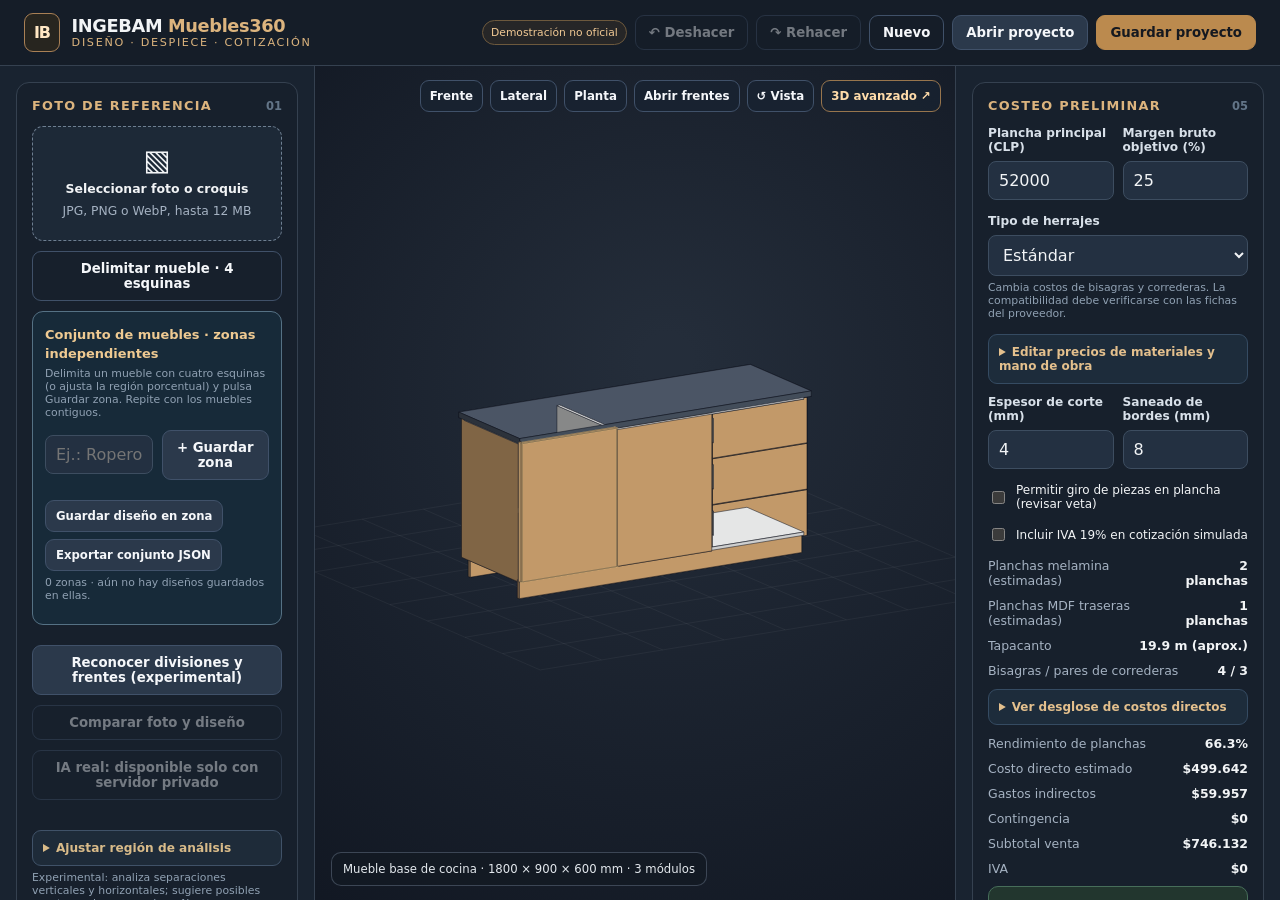
<file: muebles360/index.html>
<!doctype html>
<html lang="es-CL"><head><meta charset="UTF-8"><meta name="viewport" content="width=device-width,initial-scale=1">
<title>INGEBAM Muebles360 V3.8 — Diseñador paramétrico, despiece y optimización</title>
<meta name="description" content="Prototipo INGEBAM de diseño de muebles a medida, referencia fotográfica, despiece preliminar y presupuestos."/>
<meta name="robots" content="noindex,nofollow"/>
<style>
:root{--bg:#111721;--card:#1d2633;--card2:#17202c;--line:#354150;--text:#f2f4f6;--muted:#a5b2c2;--gold:#dcb47e;--green:#5dccaf;--r:13px;font-family:Inter,'Segoe UI',system-ui,sans-serif;color-scheme:dark}
*{box-sizing:border-box}html,body{margin:0;min-height:100%;background:var(--bg);color:var(--text)}button,input,select,textarea{font:inherit}button{cursor:pointer}header{min-height:66px;padding:12px 24px;display:flex;align-items:center;justify-content:space-between;gap:12px;border-bottom:1px solid var(--line);background:#151d28;position:relative;z-index:5}.brand{display:flex;align-items:center;gap:12px}.brandmark{border:1px solid #a98055;background:#27251f;color:#ffe7c4;padding:9px;border-radius:9px;font-weight:900;letter-spacing:-.08em}.brand-name{font-size:1.11rem;font-weight:850;letter-spacing:-.02em}.brand-sub{font-size:.7rem;letter-spacing:.15em;text-transform:uppercase;color:var(--gold)}.header-actions{display:flex;align-items:center;gap:8px;flex-wrap:wrap}
button,.btn{background:#2b394b;border:1px solid #405169;color:#f5f7fa;border-radius:9px;padding:9px 13px;font-weight:650;font-size:.83rem}button:hover{background:#384b63}button:focus-visible,input:focus-visible,select:focus-visible{outline:2px solid var(--gold);outline-offset:2px}.primary{background:#bb8a4e;border-color:#bb8a4e;color:#151920}.primary:hover{background:#d2a66b}.quiet{background:transparent}.badge{font-size:.67rem;border:1px solid #6d593d;background:#58422640;color:#f1c994;border-radius:99px;padding:5px 8px;white-space:nowrap}
.workspace{display:grid;grid-template-columns:minmax(272px,315px) minmax(380px,1fr) minmax(288px,325px);height:calc(100vh - 66px);min-height:600px}.side{background:#192330;padding:16px;overflow:auto;display:flex;flex-direction:column;gap:14px}.side.left{border-right:1px solid var(--line)}.side.right{border-left:1px solid var(--line)}.panel{background:var(--card2);border:1px solid var(--line);border-radius:var(--r);padding:15px}.section-head{display:flex;align-items:center;justify-content:space-between;gap:6px;margin:0 0 13px}.section-head h2{font-size:.80rem;font-weight:800;letter-spacing:.1em;text-transform:uppercase;color:var(--gold);margin:0}.section-num{color:#637588;font-size:.72rem;font-weight:800}.muted{color:var(--muted);font-size:.77rem;line-height:1.45;margin:7px 0 0}.input-label{display:block;font-weight:650;font-size:.76rem;margin-bottom:7px;color:#d8e0e9}.input-row{margin-bottom:14px}.input-row:last-child{margin-bottom:0}input[type=number],input[type=text],select,textarea{border:1px solid #3d4d60;background:#233041;color:var(--text);padding:9px 10px;border-radius:8px;width:100%;min-width:0}input[type=range]{width:100%;accent-color:#d7a96d}.two{display:grid;grid-template-columns:repeat(2,minmax(0,1fr));gap:9px}.hint{font-size:.68rem;color:#90a1b3;margin-top:5px}.drop{display:block;border:1.5px dashed #6e7f91;border-radius:11px;padding:19px 10px;text-align:center;cursor:pointer;background:#25314288}.drop:hover{border-color:var(--gold)}.drop input{display:none}.drop .big{font-size:1.8rem;line-height:1}.drop .name{font-size:.78rem;font-weight:700;margin-top:6px}.drop img{max-height:135px;max-width:100%;object-fit:contain;margin:7px auto 0;display:none}.drop.loaded img{display:block}.drop.loaded .big{display:none}.action-full{width:100%;margin-top:10px}.swatches{display:flex;gap:9px}.swatch{border:2px solid transparent;width:47px;height:43px;border-radius:9px;padding:0;position:relative}.swatch.on{outline:2px solid var(--gold);outline-offset:2px}.swatch:after{content:attr(title);position:absolute;top:42px;left:0;font-size:.6rem;color:var(--muted);white-space:nowrap}.swatchbar{padding-bottom:22px}.module-row{display:flex;gap:8px;flex-wrap:wrap}.module-pill{font-size:.74rem;padding:7px 10px}.module-pill.active{background:#a77944;color:#11161f;border-color:#cda367}.viewport{position:relative;min-height:380px;background:#151b24;overflow:hidden}.viewport canvas{display:block;width:100%;height:100%;touch-action:none}.viewport .float{position:absolute;left:16px;bottom:14px;background:#131b24d9;border:1px solid #536071a3;border-radius:10px;padding:9px 11px;font-size:.73rem;color:#e3e8ed;pointer-events:none;max-width:calc(100% - 32px)}.viewer-tools{position:absolute;right:14px;top:14px;display:flex;gap:7px}.viewer-tools button{background:#182331d9}.selected{position:absolute;right:14px;bottom:14px;border:1px solid #c49a56;background:#21262ee8;border-radius:8px;padding:8px 10px;font-size:.73rem;max-width:220px}.selected strong{color:var(--gold)}.line{display:flex;justify-content:space-between;gap:9px;margin:10px 0;font-size:.78rem}.line span{color:var(--muted)}.line strong{font-variant-numeric:tabular-nums;text-align:right}.totalbox{background:#22362e;border:1px solid #476e5a;border-radius:10px;padding:13px;margin:10px 0}.totalbox small{color:#afc9b8;text-transform:uppercase;font-weight:650;font-size:.67rem}.totalbox strong{display:block;color:#88e2bb;font-size:1.7rem;margin-top:2px;font-variant-numeric:tabular-nums}.tablewrap{overflow:auto;max-height:240px;border:1px solid var(--line);border-radius:8px}table{border-collapse:collapse;width:100%;font-size:.69rem}th,td{padding:8px 5px;text-align:left;border-bottom:1px solid #344357}thead{position:sticky;top:0;background:#233041}th{color:#e1bf8c}td{color:#d0d8e2}.alert{margin-top:12px;padding:10px;background:#493b2538;border:1px solid #866238;border-radius:8px;color:#f0cc99;font-size:.73rem;line-height:1.4}.alert p{margin:4px 0}.exports{display:grid;grid-template-columns:1fr 1fr;gap:8px}.exports button{padding:9px 4px;font-size:.73rem}.foot-note{font-size:.68rem;color:#8293a6;padding:3px 4px 18px}.status{font-size:.73rem;line-height:1.45;min-height:22px;color:#e0bd84}
@media(max-width:1150px){.workspace{grid-template-columns:270px minmax(330px,1fr)}.side.right{grid-column:1 / -1;border-top:1px solid var(--line);border-left:0;display:grid;grid-template-columns:1fr 1fr;align-content:start}.workspace{height:auto}.viewport{min-height:620px}.side.left{height:620px}.side.right .foot-note{grid-column:1 / -1}}
@media(max-width:700px){header{padding:11px 13px}.brand-name{font-size:.94rem}.brand-sub{font-size:.6rem}.badge{display:none}.workspace{display:flex;flex-direction:column}.viewport{order:0;height:390px;min-height:390px}.side.left{order:1;height:auto;border-right:0}.side.right{order:2;display:flex;border-left:0}.side{padding:12px}.header-actions button{font-size:.72rem;padding:8px}.panel{padding:13px}}
button:disabled{opacity:.42;cursor:not-allowed}textarea{resize:vertical;min-height:75px}#exportQuote{margin-bottom:6px}@media print{header,.side.left,.viewer-tools,.drop,.exports{display:none!important}.workspace{display:block;height:auto}.side.right{display:block!important}.viewport{height:370px}.panel{break-inside:avoid}}

/* Muebles360 V2 — paneles adicionales */
.price-details{background:#1d2c3b;border:1px solid #354b62;border-radius:9px;padding:10px;margin:11px 0}.price-details summary{cursor:pointer;font-size:.75rem;font-weight:700;color:#e4c08d}.price-details .input-row{margin-bottom:8px}.price-details .input-label{font-size:.68rem}
.viewer-tools{left:14px;right:14px;flex-wrap:wrap;justify-content:flex-end;z-index:3}
.viewer-tools button{font-size:.74rem;padding:8px 9px}.viewer-tools .accent-view{border-color:#97754d;color:#ffdcaa}
.input-compact{margin-top:11px}.field-note{font-size:.68rem;color:#91a7be;margin:4px 0 10px}.small-actions{display:flex;gap:7px;flex-wrap:wrap}
.small-actions button{padding:8px 10px;font-size:.73rem}.status-line{border:1px solid #38546b;background:#162636;border-radius:8px;padding:9px;color:#d4e2ee;font-size:.73rem;margin-bottom:10px}
.sheet-meta{font-size:.72rem;color:#a9bacb;margin-bottom:10px}.sheet-previews{display:grid;gap:9px;max-height:355px;overflow:auto}
.sheet-preview{border:1px solid #405268;background:#0e1722;border-radius:10px;padding:8px;display:block;width:100%;text-align:left;cursor:pointer}
.sheet-preview:hover{border-color:#d5aa6e}.sheet-preview svg{width:100%;height:auto;max-height:175px;display:block;background:#edf1f5;border-radius:4px}
.sheet-preview strong{font-size:.73rem;color:#e7eff6}.sheet-preview em{font-size:.67rem;color:#aab6c6;font-style:normal}
[data-mode='3d'] #viewer{display:none}
.webgl-canvas{position:absolute;inset:0;z-index:0;outline:0}
.desktop-note{display:block}.file-picker{position:relative}.file-picker input{position:absolute;width:1px;height:1px;opacity:0;pointer-events:none}
@media(max-width:700px){.viewer-tools{top:7px;left:7px;right:7px;gap:4px}.viewer-tools button{font-size:.67rem;padding:6px 7px}.selected{bottom:62px;max-width:185px}.viewport .float{font-size:.66rem;bottom:8px}.header-actions{gap:6px}}

/* Vista de contraste para validar la semejanza de la referencia. */
dialog.photo-compare{background:#141d2a;color:#edf2f8;border:1px solid #5a6a79;border-radius:14px;width:min(1100px,95vw);max-height:94vh;padding:20px;box-shadow:0 20px 80px #000a}
dialog.photo-compare::backdrop{background:#000b;backdrop-filter:blur(3px)}
.compare-header{display:flex;justify-content:space-between;gap:14px;align-items:center;margin-bottom:14px}
.compare-header h2{margin:0;font-size:1.1rem}
.compare-grid{display:grid;grid-template-columns:1fr 1fr;gap:14px}
.compare-grid figure{margin:0;border:1px solid #465365;background:#253043;border-radius:10px;padding:10px;min-width:0}
.compare-grid figcaption{margin-bottom:9px;color:#e8c290;font-size:.81rem;font-weight:700}
.compare-grid img,.compare-grid svg{display:block;max-width:100%;width:100%;height:55vh;object-fit:contain;background:#e5e9ee;border-radius:6px}
.compare-note{color:#bccad9;font-size:.8rem;line-height:1.5;margin-top:14px}
@media(max-width:780px){.compare-grid{grid-template-columns:1fr}.compare-grid img,.compare-grid svg{height:30vh}dialog.photo-compare{padding:12px}}
@media print{.sheet-previews{max-height:none}.sheet-preview{break-inside:avoid}}

/* V3.2: revisión visual de propuestas fotográficas */
.vision-roi{background:#1e2b39;border:1px solid #405268;border-radius:9px;padding:10px;margin-top:8px}
.vision-roi summary{font-size:.76rem;font-weight:700;cursor:pointer;color:#d9bb89}
.vision-review{background:#172b34;border:1px solid #5a826e;border-radius:11px;padding:12px;margin-top:12px}
.vision-review[hidden]{display:none!important}
.vision-title{font-size:.8rem;color:#add6b2}
#visionOverlay{width:100%;height:auto;max-height:none;background:#202c38;border-radius:8px;margin:10px 0;border:1px solid #54717b;touch-action:none;cursor:ew-resize} #visionOverlay:focus-visible{outline:2px solid #f5c475}
.vision-results{display:grid;gap:8px;margin:10px 0;max-height:290px;overflow:auto}
.vision-result{border:1px solid #465766;border-radius:7px;padding:9px;background:#21313c}
.vision-result strong{font-size:.76rem}
.vision-result small{font-size:.65rem;color:#b8c8d2}
.vision-result .two{margin-top:7px}
.vision-result label{font-size:.67rem;color:#b8c8d2}
.vision-result select,.vision-result input{padding:6px;font-size:.73rem}

/* V3.3: delimitación de un mueble y corrección manual de perspectiva. */
.corner-picker{margin:11px 0;padding:10px;border:1px solid #53647b;border-radius:10px;background:#182533}
.corner-picker[hidden]{display:none!important}
#cornerCanvas{width:100%;height:auto;object-fit:contain;display:block;touch-action:none;cursor:crosshair;border-radius:7px;background:#111923}
.corner-picker .hint{margin-bottom:7px}.corner-actions{display:flex;gap:7px;margin-top:8px;flex-wrap:wrap}
.corner-actions button{font-size:.71rem;padding:6px 8px}.vision-result .ratio{margin-top:7px}

/* Muebles360 V3.6 — conjuntos, guías horizontales y superposición */
.zone-studio{border:1px solid #557184;background:#172a39;border-radius:11px;padding:12px;margin:10px 0}
.zone-studio>strong{color:#efca92;font-size:.81rem}.zone-studio .two{align-items:center}
.photo-zone-list{display:flex;flex-direction:column;gap:7px;margin:10px 0}
.zone-entry{display:flex;align-items:center;gap:6px;border:1px solid #476078;border-radius:9px;padding:7px;min-width:0}
.zone-entry.active{border-color:#edbc75;background:#513f2b66}.zone-entry button:first-child{flex:1;text-align:left;min-width:0;white-space:normal}
.zone-entry .remove{background:#473037;border-color:#815162;flex:0 0 auto}
.zone-sum{color:#f5d49d;font-weight:750}
.horiz-actions{display:flex;gap:6px;margin-top:9px;flex-wrap:wrap}.horiz-actions button{padding:6px 9px;font-size:.7rem}
#visionOverlay{cursor:crosshair}
.compare-overlay-control{margin-top:15px;padding:10px 12px;background:#263343;border-radius:9px;font-size:.82rem}
.compare-overlay-control label{display:flex;justify-content:space-between;gap:10px}.compare-overlay-control input{width:100%;margin-top:8px;accent-color:#ddb274}
.photo-overlay{position:relative;margin-top:10px;border:1px solid #5f7790;background:#d6d3c9;overflow:hidden;border-radius:9px;width:100%;height:min(50vh,500px)}
.photo-overlay img,.photo-overlay>div{position:absolute;inset:0;width:100%;height:100%;object-fit:fill}
.photo-overlay>div{pointer-events:none;opacity:.65}.photo-overlay svg{height:100%;width:100%;display:block}
@media(max-width:700px){.photo-overlay{height:280px}}

/* V3.7 — registro de revisión de fabricación */
.qa-items{display:grid;gap:7px;margin:13px 0}
.qa-item{display:flex;gap:9px;align-items:flex-start;padding:9px;border:1px solid #41536a;border-radius:8px;background:#213044}
.qa-item input{width:17px;height:17px;margin-top:2px;flex:none;accent-color:#cfa165}
.qa-item strong{display:block;font-size:.77rem;font-weight:750;color:#e8ebee}.qa-item small{font-size:.67rem;color:#aebfcd;display:block;line-height:1.45}
.qa-risk{border-color:#bd7551!important;color:#f6c1a6!important}
</style></head>
<body>
<header><div class="brand"><span class="brandmark">IB</span><div><div class="brand-name">INGEBAM <span style="color:#dcb47e">Muebles360</span></div><div class="brand-sub">Diseño · Despiece · Cotización</div></div></div><div class="header-actions"><span class="badge">Demostración no oficial</span><button id="undoChange" class="quiet" title="Deshacer edición" disabled>↶ Deshacer</button><button id="redoChange" class="quiet" title="Rehacer edición" disabled>↷ Rehacer</button><button id="newProject" class="quiet">Nuevo</button><label class="btn file-picker" for="loadProject">Abrir proyecto<input id="loadProject" type="file" accept="application/json,.json"></label><button id="saveProject" class="primary">Guardar proyecto</button></div></header>
<div class="workspace">
<aside class="side left">
 <section class="panel"><div class="section-head"><h2>Foto de referencia</h2><span class="section-num">01</span></div><label class="drop" id="drop"><input id="photo" type="file" accept="image/png,image/jpeg,image/webp"><div class="big">▧</div><div class="name" id="filename">Seleccionar foto o croquis</div><p class="muted">JPG, PNG o WebP, hasta 12 MB</p><img id="preview" alt="Fotografía de referencia seleccionada"></label><button id="chooseCorners" class="action-full quiet" type="button">Delimitar mueble · 4 esquinas</button>
 <div id="cornerPicker" class="corner-picker" hidden>
  <p class="hint" id="cornerStatus">Selecciona 4 puntos en orden: superior izquierda, superior derecha, inferior derecha, inferior izquierda.</p>
  <canvas id="cornerCanvas" aria-label="Fotografía: marca las cuatro esquinas del mueble"></canvas>
  <div class="corner-actions"><button id="undoCorner" type="button">Quitar última esquina</button><button id="resetCorners" type="button">Limpiar selección</button></div>
  <p class="hint">Se recortará solo el mueble delimitado y se corregirá su perspectiva aproximada antes del análisis local. No mide dimensiones reales.</p>
 </div>
 <div class="zone-studio" aria-label="Múltiples muebles en una fotografía">
  <strong>Conjunto de muebles · zonas independientes</strong>
  <p class="hint">Delimita un mueble con cuatro esquinas (o ajusta la región porcentual) y pulsa Guardar zona. Repite con los muebles contiguos.</p>
  <div class="two"><input id="zoneLabel" type="text" maxlength="45" placeholder="Ej.: Ropero derecho" aria-label="Nombre de la zona"><button id="addPhotoZone" type="button">+ Guardar zona</button></div>
  <div id="photoZoneList" class="photo-zone-list"></div>
  <div class="small-actions"><button id="saveZoneDesign" type="button">Guardar diseño en zona</button><button id="exportZoneSet" type="button">Exportar conjunto JSON</button></div>
  <p id="zoneSummary" class="hint" aria-live="polite">Sin zonas guardadas. Los diseños y presupuestos serán independientes.</p>
 </div>
 <button id="analyze" class="action-full">Reconocer divisiones y frentes (experimental)</button><button id="comparePhoto" class="action-full quiet" disabled>Comparar foto y diseño</button><button id="analyzeAI" class="action-full quiet" disabled title="Requiere servidor privado con clave de IA; las fotos no se suben hasta pulsar el botón.">Analizar zona con IA real (requiere servidor)</button><div id="status" class="status" role="status" aria-live="polite"></div>
 <details class="vision-roi"><summary>Ajustar región de análisis</summary><div class="two" style="padding-top:10px">
 <label class="input-label">Izquierda (%)<input id="roiLeft" type="number" min="0" max="60" value="2"></label>
 <label class="input-label">Derecha (%)<input id="roiRight" type="number" min="40" max="100" value="98"></label>
 <label class="input-label">Arriba (%)<input id="roiTop" type="number" min="0" max="60" value="2"></label>
 <label class="input-label">Abajo (%)<input id="roiBottom" type="number" min="40" max="100" value="98"></label>
 </div><p class="hint">Ajusta esta región del área delimitada, o de la fotografía completa si no marcas esquinas.</p></details>
 <div id="visionReviewPanel" class="vision-review" hidden aria-label="Revisión de reconocimiento fotográfico">
 <strong class="vision-title">Revisión antes de modificar el diseño</strong>
 <p class="hint" id="visionDescription"></p>
 <p class="hint" id="guideHelp">Arrastra las guías amarillas ↔ para definir anchos; arrastra las líneas celestes ↕ para ajustar niveles horizontales. Añade o quita líneas desde cada módulo. Son proporciones visuales, NO medidas reales.</p><canvas id="visionOverlay" aria-label="Imagen con divisiones detectadas; arrastra los puntos amarillos para ajustar anchos"></canvas>
 <label class="input-label" for="visionCategory">Categoría propuesta</label>
 <select id="visionCategory"><option value="cocina">Cocina</option><option value="closet">Clóset</option><option value="vanitorio">Vanitorio</option></select>
 <div id="visionResults" class="vision-results"></div>
 <div class="small-actions"><button class="primary" id="applyVision">Aplicar diseño revisado</button><button id="discardVision">Descartar</button></div>
 <p class="hint">Propuestas por contraste: puertas, repisas y cajones pueden confundirse con vetas o sombras. No se infieren medidas reales.</p>
 </div><p class="hint">Experimental: analiza separaciones verticales y horizontales; sugiere posibles puertas, cajones y repisas. No es reconocimiento semántico certificado ni calcula medidas.</p></section>
 <section class="panel"><div class="section-head"><h2>Ficha comercial</h2><span class="section-num">CLIENTE</span></div>
 <div class="two"><div class="input-row"><label class="input-label" for="clientName">Cliente / empresa</label><input id="clientName" type="text" maxlength="120" placeholder="Cliente por confirmar"></div><div class="input-row"><label class="input-label" for="clientContact">Correo o teléfono</label><input id="clientContact" type="text" maxlength="140" placeholder="Contacto"></div></div>
 <div class="two"><div class="input-row"><label class="input-label" for="quoteRef">Referencia del presupuesto</label><input id="quoteRef" type="text" maxlength="60" value="ING-0001"></div><div class="input-row"><label class="input-label" for="projectStage">Etapa</label><select id="projectStage"><option value="Borrador">Borrador</option><option value="Enviado">Enviado</option><option value="Aprobado">Aprobado</option><option value="Fabricación">Fabricación</option><option value="Instalado">Instalado</option></select></div></div>
 <div class="input-row"><label class="input-label" for="projectNotes">Observaciones y alcance</label><textarea id="projectNotes" maxlength="1200" rows="3" placeholder="Ej.: Incluye instalación en Temuco; cubierta sujeta a medición."></textarea></div>
 <button id="exportQuote" class="action-full primary">Descargar presupuesto imprimible</button><p class="hint">Se genera un HTML autónomo para imprimir o guardar como PDF. No se envía a ningún cliente automáticamente.</p></section>
 <section class="panel"><div class="section-head"><h2>Tipo y dimensiones</h2><span class="section-num">02</span></div><div class="input-row"><label class="input-label" for="projectName">Nombre del proyecto</label><input id="projectName" type="text" maxlength="80" value="Proyecto demostrativo" placeholder="Ej.: Cocina departamento Villarrica"></div><div class="input-row"><label class="input-label" for="category">Tipo de mueble</label><select id="category"><option value="cocina">Mueble de cocina</option><option value="closet">Clóset / ropero</option><option value="vanitorio">Vanitorio</option></select></div><div class="two"><div class="input-row"><label class="input-label" for="width">Ancho (mm)</label><input id="width" type="number" min="600" max="3600" step="10" value="1800"></div><div class="input-row"><label class="input-label" for="height">Alto (mm)</label><input id="height" type="number" min="500" max="2600" step="10" value="850"></div></div><div class="two"><div class="input-row"><label class="input-label" for="depth">Profundidad (mm)</label><input id="depth" type="number" min="350" max="750" step="10" value="600"></div><div class="input-row"><label class="input-label" for="thickness">Tablero</label><select id="thickness"><option value="18" selected>18 mm</option><option value="15">15 mm</option></select></div></div><div class="two"><div class="input-row"><label class="input-label" for="modules">Nº de módulos</label><input id="modules" type="number" min="1" max="6" step="1" value="3"></div><div class="input-row"><label class="input-label" for="baseType">Apoyo</label><select id="baseType"><option value="zocalo" selected>Zócalo 100 mm</option><option value="patas">Patas 120 mm</option><option value="suspendido">Suspendido</option></select></div></div><div class="two"><div class="input-row"><label class="input-label" for="shelves">Repisas por cuerpo</label><input id="shelves" type="number" min="0" max="5" step="1" value="1"></div><div class="input-row"><label class="input-label" for="drawers">Cajones por cajonera</label><input id="drawers" type="number" min="1" max="5" step="1" value="3"></div></div></section>
 <section class="panel"><div class="section-head"><h2>Distribución modular</h2><span class="section-num">03</span></div><p class="muted" style="margin-bottom:12px">Selecciona un cuerpo para modificar su frente.</p><div id="moduleButtons" class="module-row"></div><div class="input-row" style="margin-top:13px"><label class="input-label" for="moduleType">Frente del módulo seleccionado</label><select id="moduleType"><option value="puerta">Puerta abatible</option><option value="cajones">Cajonera</option><option value="abierto">Abierto / repisas</option><option value="mixto">Mixto: repisas arriba y cajones abajo</option></select></div>
<div class="input-row"><label class="input-label" for="moduleHingeSide">Apertura de puerta (módulo)</label><select id="moduleHingeSide"><option value="left">Bisagras a la izquierda</option><option value="right">Bisagras a la derecha</option></select><p class="hint">Solo aplica a puertas abatibles; revisar obstáculos y posición de tiradores.</p></div>
 <div class="two"><div class="input-row"><label class="input-label" for="moduleWidth">Ancho útil del módulo (mm)</label><input id="moduleWidth" type="number" min="260" max="3600" step="1" value="600"><p class="hint">Redistribuye espacio entre módulos.</p></div>
<div class="input-row"><label class="input-label" for="moduleDrawers">Cajones en este módulo</label><input id="moduleDrawers" type="number" min="1" max="5" step="1" value="3"></div></div>
<div class="input-row"><label class="input-label" for="moduleShelves">Repisas en este módulo</label><input id="moduleShelves" type="number" min="0" max="5" step="1" value="1"></div><div class="input-row"><label class="input-label" for="moduleMixPct">Altura ocupada por cajones en módulo mixto (%)</label><input id="moduleMixPct" type="number" min="25" max="75" step="1" value="45"></div>
<div class="small-actions"><button id="moduleMoveLeft" title="Intercambiar posición con el módulo anterior">← Mover módulo</button><button id="moduleMoveRight" title="Intercambiar posición con el módulo siguiente">Mover módulo →</button></div><p class="field-note">Selecciona un frente desde el visor o usa los botones 01, 02, 03…</p></section>
 <section class="panel"><div class="section-head"><h2>Terminaciones</h2><span class="section-num">04</span></div><div class="swatches swatchbar" id="swatches"></div><div class="input-row" style="margin-top:10px"><label class="input-label" for="frontStyle">Estilo visual de las puertas</label><select id="frontStyle"><option value="liso">Liso contemporáneo</option><option value="marco">Con marco decorativo (aproximación)</option></select><p class="hint">El marco es solo una simulación visual; su fabricación y costo no están incluidos.</p></div></section>
</aside>
<section class="viewport" id="viewport" aria-label="Visor de mueble tridimensional"><canvas id="viewer" aria-label="Modelo tridimensional interactivo"></canvas><div class="viewer-tools"><button id="viewFront">Frente</button><button id="viewSide">Lateral</button><button id="viewTop">Planta</button><button id="toggleDoors">Abrir frentes</button><button id="resetView" title="Restablecer vista">↺ Vista</button><button id="enable3D" class="accent-view" title="Three.js requiere conexión a internet">3D avanzado ↗</button></div><div class="float" id="hud" aria-live="polite">Modelo paramétrico: medidas aproximadas</div><div class="selected" id="selected" hidden></div></section>
<aside class="side right">
 <section class="panel"><div class="section-head"><h2>Costeo preliminar</h2><span class="section-num">05</span></div><div class="two"><div class="input-row"><label class="input-label" for="sheetPrice">Plancha principal (CLP)</label><input id="sheetPrice" type="number" min="0" step="1000" value="52000"></div><div class="input-row"><label class="input-label" for="margin">Margen bruto objetivo (%)</label><input id="margin" type="number" min="0" max="75" value="25"></div></div><div class="input-row"><label class="input-label" for="hardwareProfile">Tipo de herrajes</label><select id="hardwareProfile"><option value="estandar">Estándar</option><option value="cierre_suave">Cierre suave (premium)</option></select><p class="hint">Cambia costos de bisagras y correderas. La compatibilidad debe verificarse con las fichas del proveedor.</p></div><details class="price-details"><summary>Editar precios de materiales y mano de obra</summary><div class="two" style="padding-top:13px">
<div class="input-row"><label class="input-label" for="sheet15">Plancha 15 mm</label><input id="sheet15" type="number" min="0" step="1000" value="46000"></div>
<div class="input-row"><label class="input-label" for="back3">MDF 3 mm</label><input id="back3" type="number" min="0" step="1000" value="17000"></div>
<div class="input-row"><label class="input-label" for="edgeMeter">Tapacanto por metro</label><input id="edgeMeter" type="number" min="0" step="100" value="1500"></div>
<div class="input-row"><label class="input-label" for="hinge">Bisagra / un.</label><input id="hinge" type="number" min="0" step="100" value="3200"></div>
<div class="input-row"><label class="input-label" for="runnerPair">Par de correderas</label><input id="runnerPair" type="number" min="0" step="100" value="14500"></div>
<div class="input-row"><label class="input-label" for="softCloseHinge">Bisagra cierre suave / un.</label><input id="softCloseHinge" type="number" min="0" step="100" value="6900"></div>
<div class="input-row"><label class="input-label" for="softCloseRunnerPair">Corredera cierre suave / par</label><input id="softCloseRunnerPair" type="number" min="0" step="100" value="27500"></div>
<div class="input-row"><label class="input-label" for="handle">Tirador / un.</label><input id="handle" type="number" min="0" step="100" value="2800"></div>
<div class="input-row"><label class="input-label" for="countertopMeter">Cubierta / metro</label><input id="countertopMeter" type="number" min="0" step="1000" value="75000"></div>
<div class="input-row"><label class="input-label" for="laborHour">Mano de obra / hora</label><input id="laborHour" type="number" min="0" step="500" value="9500"></div>
<div class="input-row"><label class="input-label" for="overheadPct">Gastos indirectos (%)</label><input id="overheadPct" type="number" min="0" max="100" step="1" value="12"></div>
<div class="input-row"><label class="input-label" for="leg">Pata / un.</label><input id="leg" type="number" min="0" step="100" value="3800"></div>
 <div class="input-row"><label class="input-label" for="installationHours">Horas de instalación (estimación)</label><input id="installationHours" type="number" min="0" max="500" step="0.5" value="0"></div>
 <div class="input-row"><label class="input-label" for="deliveryFee">Despacho / traslado (CLP)</label><input id="deliveryFee" type="number" min="0" step="1000" value="0"></div>
 <div class="input-row"><label class="input-label" for="contingencyPct">Reserva por imprevistos (%)</label><input id="contingencyPct" type="number" min="0" max="100" step="1" value="0"></div></div>
</details><div class="two"><div class="input-row"><label class="input-label" for="kerf">Espesor de corte (mm)</label><input id="kerf" type="number" min="0" max="10" step="1" value="4"></div><div class="input-row"><label class="input-label" for="trim">Saneado de bordes (mm)</label><input id="trim" type="number" min="0" max="30" step="1" value="8"></div></div><div class="input-row"><label style="display:flex;align-items:center;gap:8px;font-size:.75rem"><input type="checkbox" id="allowRotation"> Permitir giro de piezas en plancha (revisar veta)</label></div><div class="input-row"><label style="display:flex;align-items:center;gap:8px;font-size:.75rem"><input type="checkbox" id="vat"> Incluir IVA 19% en cotización simulada</label></div><div class="line"><span>Planchas melamina (estimadas)</span><strong id="boards">—</strong></div><div class="line"><span>Planchas MDF traseras (estimadas)</span><strong id="backs">—</strong></div><div class="line"><span>Tapacanto</span><strong id="edge">—</strong></div><div class="line"><span>Bisagras / pares de correderas</span><strong id="hardware">—</strong></div><details class="price-details"><summary>Ver desglose de costos directos</summary><div class="line"><span>Tableros</span><strong id="costBoards">—</strong></div><div class="line"><span>Tapacantos</span><strong id="costEdge">—</strong></div><div class="line"><span>Herrajes y patas</span><strong id="costHardware">—</strong></div><div class="line"><span>Cubierta</span><strong id="costTop">—</strong></div><div class="line"><span>Mano de obra</span><strong id="costLabor">—</strong></div><div class="line"><span>Instalación</span><strong id="costInstallation">—</strong></div><div class="line"><span>Despacho</span><strong id="costDelivery">—</strong></div></details><div class="line"><span>Rendimiento de planchas</span><strong id="yieldPct">—</strong></div><div class="line"><span>Costo directo estimado</span><strong id="directCost">—</strong></div><div class="line"><span>Gastos indirectos</span><strong id="overhead">—</strong></div><div class="line"><span>Contingencia</span><strong id="contingency">—</strong></div><div class="line"><span>Subtotal venta</span><strong id="subtotal">—</strong></div><div class="line" id="vatRow" hidden><span>IVA</span><strong id="vatValue">—</strong></div><div class="totalbox"><small>Precio estimado de venta</small><strong id="total">—</strong></div><div class="status-line" id="quoteStatus" aria-live="polite">Evaluando geometría y costos…</div><p class="hint">Precios de muestra, editables. Despacho e instalación son editables; otros trabajos especiales y accesorios no incluidos salvo cotización adicional.</p></section>
 <section class="panel"><div class="section-head"><h2>Distribución de cortes</h2><span class="section-num">06</span></div><p class="muted">Acomodo orientativo de piezas por plancha con pérdida de corte y saneado. No sustituye nesting industrial.</p><div class="sheet-meta" id="sheetSummary">Calculando…</div><div class="sheet-previews" id="sheetPreviews"></div><div class="small-actions" style="margin-top:10px"><button id="exportCutSVG">Descargar plano de planchas SVG</button></div></section>
 <section class="panel"><div class="section-head"><h2>Despiece preliminar</h2><span class="section-num">07</span></div><div class="tablewrap"><table><thead><tr><th>Pieza</th><th>Cant.</th><th>L × A × E (mm)</th></tr></thead><tbody id="cutlist"></tbody></table></div><div class="line"><span>Componentes físicos modelados</span><strong id="partsCount">—</strong></div><div class="exports"><button id="exportCSV">Exportar CSV</button><button id="exportSVG">Croquis SVG</button><button id="print">Imprimir vista</button><button id="exportJSON">Exportar JSON</button></div><div class="alert" id="alerts"></div></section>
 <section class="panel" aria-labelledby="purchaseHeading"><div class="section-head"><h2 id="purchaseHeading">Lista de compras referencial</h2><span class="section-num">08</span></div><p class="muted">Materiales y herrajes derivados del presupuesto. Sin tornillería ni catálogo del proveedor; no constituye orden de compra.</p><div class="tablewrap"><table><thead><tr><th>Insumo</th><th>Cant.</th><th>Unitario</th><th>Subtotal</th></tr></thead><tbody id="purchaseRows"></tbody></table></div><div class="line"><span>Costo materiales y herrajes</span><strong id="purchaseTotal">—</strong></div><button id="exportPurchase" class="action-full primary" type="button">Exportar lista de compras CSV</button><div id="purchaseWarning" class="hint" role="status"></div></section>
 <section class="panel" aria-labelledby="qaHeading" id="qaPanel"><div class="section-head"><h2 id="qaHeading">Revisión de fabricación</h2><span class="section-num">08</span></div>
 <p class="muted">Estas comprobaciones las declara el usuario. Se reinician si cambia el diseño o sus costos. No certifican fabricación.</p>
 <div id="qaItems" class="qa-items"></div>
 <div class="status-line" id="qaStatus" role="status" aria-live="polite">Revisión técnica pendiente.</div>
 <button id="exportTech" type="button" class="action-full primary">Descargar ficha técnica de revisión</button>
 <p class="hint">Incluye alzado, despiece individual, tapacantos estimados, módulos, alertas y registro de verificaciones.</p>
 </section>
 <p class="foot-note">La IA multimodal requiere un servidor privado y una clave configurada allí. El navegador envía solo el área seleccionada al pulsar el botón de IA, nunca durante la carga de fotos. El modo 3D avanzado carga Three.js desde CDN y requiere internet; el visor local funciona sin internet. Los archivos de proyectos se guardan en tu dispositivo. INGEBAM Muebles360 V3.7 · Prototipo comercial independiente. No es un producto oficial de Muebles Lasch. Validar dimensiones, cálculos, vetas, herrajes y anclajes con un mueblista antes de fabricar.</p>
</aside></div>
<dialog class="photo-compare" id="photoCompareModal" aria-labelledby="compareHeading">
 <div class="compare-header"><h2 id="compareHeading">Comprobación: referencia versus diseño paramétrico</h2><button id="closeCompare" type="button">Cerrar ✕</button></div>
 <div class="compare-grid"><figure><figcaption>Imagen del cliente (original)</figcaption><img id="compareOriginal" alt="Fotografía de referencia cargada por el usuario"></figure><figure><figcaption>Alzado generado por Muebles360 (estimación editable)</figcaption><div id="compareGenerated"></div></figure></div>
 <div class="compare-overlay-control"><label for="compareOpacity">Superposición · intensidad del croquis <output id="opacityValue">65%</output></label><input id="compareOpacity" type="range" min="0" max="100" value="65" step="5"><p class="hint">La fotografía se rectifica o recorta según la zona activa; el alzado se deforma visualmente para compararlos, sin cambiar la geometría del mueble.</p></div>
 <div class="photo-overlay" id="compareOverlayWrap"><img id="compareOverlayPhoto" alt="Región seleccionada de la foto"><div id="compareOverlayDrawing" aria-hidden="true"></div></div>
 <p class="compare-note">La vista de la derecha es un croquis técnico reconstruido a partir de los parámetros actuales; NO es una reconstrucción visual automática ni un plano validado. Ajusta las medidas, puertas y módulos para aproximar el diseño. Tu fotografía permanece en este navegador y no se envía a GitHub.</p>
</dialog>
<script>
window.Muebles360Config = Object.freeze({
  aiEndpoint: (location.hostname === "127.0.0.1" && location.port === "8765") ? "/api/analyze-furniture" : "",
  defaults: {
    width: 1800,
    height: 850,
    depth: 600,
    thickness: 18,
    modules: 3,
    baseType: "zocalo",
    shelves: 1,
    drawers: 3,
    moduleWidth: 600,
    moduleDrawers: 3,
    moduleShelves: 1
  }
});

(function bootstrapMuebles360Safeguards() {
  const cfg = window.Muebles360Config;
  const aiBtn = document.getElementById("analyzeAI");
  const hudEl = document.getElementById("hud");
  const enable3DBtn = document.getElementById("enable3D");
  const loadInput = document.getElementById("loadProject");

  if (aiBtn) {
    aiBtn.disabled=true;
    aiBtn.dataset.ready='false';
    aiBtn.textContent=cfg.aiEndpoint?'Comprobando servidor de IA…':'IA real: disponible solo con servidor privado';
    aiBtn.title='Las imágenes no se envían al seleccionar un archivo ni al utilizar análisis local.';
  }

  document.querySelectorAll('input[type="number"]').forEach((input) => {
    input.addEventListener("change", () => {
      const raw = input.value.trim() === "" ? NaN : Number(input.value);
      const min = input.min !== "" ? Number(input.min) : -Infinity;
      const max = input.max !== "" ? Number(input.max) : Infinity;
      const fallback = cfg.defaults[input.id] !== undefined ? cfg.defaults[input.id] : (Number.isFinite(min) ? min : 0);
      if (!Number.isFinite(raw)) {
        input.value = String(fallback);
        return;
      }
      const clamped = Math.min(max, Math.max(min, raw));
      if (clamped !== raw) {
        input.value = String(clamped);
      }
    });
  });

  if (enable3DBtn) {
    enable3DBtn.addEventListener("click", () => {
      if (!navigator.onLine && hudEl) {
        hudEl.textContent = "Sin conexión a internet: usando visor paramétrico local.";
      }
    }, { capture: true });
  }

  // Validación rápida síncrona. La lectura JSON completa y sus errores
  // se procesan una sola vez en app.js; un listener async no bloquearía
  // el handler de importación y podría provocar mensajes contradictorios.
  if (loadInput) {
    loadInput.addEventListener("change", (event) => {
      const file = event.target?.files?.[0];
      if (!file) return;
      if (file.size > 1024 * 1024 || !(/\.json$/i.test(file.name) || file.type === "application/json")) {
        event.stopImmediatePropagation();
        document.getElementById("status").textContent = "Selecciona un proyecto JSON de hasta 1 MB.";
        loadInput.value = "";
      }
    }, { capture: true });
  }
})();
</script>
<script type="importmap">{"imports":{"three":"https://cdn.jsdelivr.net/npm/three@0.160.0/build/three.module.js","three/addons/":"https://cdn.jsdelivr.net/npm/three@0.160.0/examples/jsm/"}}</script>
<script src="./furnitureCore.js"></script><script src="./viewer.js"></script><script src="./vision.js"></script><script src="./photoStudio.js"></script><script src="./renderer3d.js"></script><script src="./quoteEngine.js"></script><script src="./manufacturing.js"></script><script src="./app.js"></script>
</body></html>
</file>
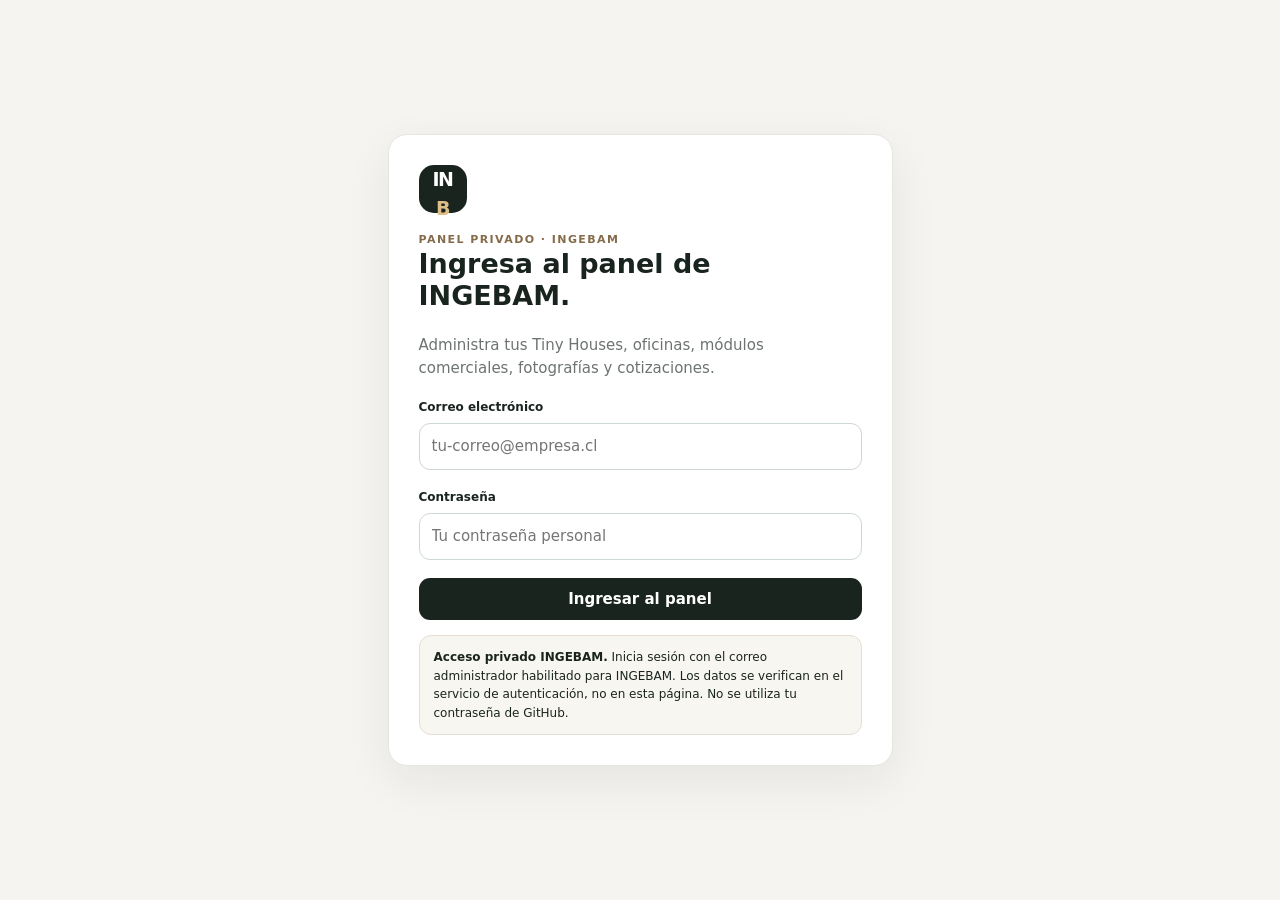
<file: admin-email.html>
<!doctype html>
<html lang="es-CL">
<head>
<meta charset="utf-8">
<meta name="viewport" content="width=device-width,initial-scale=1">
<meta name="robots" content="noindex,nofollow,noarchive">
<meta name="referrer" content="strict-origin-when-cross-origin">
<meta http-equiv="Content-Security-Policy" content="default-src 'none'; script-src 'self'; style-src 'unsafe-inline'; img-src 'self' data: blob:; connect-src https://*.supabase.co; base-uri 'self'; form-action 'none'; object-src 'none'">
<title>INGEBAM · Acceso privado a la administración</title>
<style>
:root{--page:#f6f4f0;--card:#fff;--ink:#1a241f;--muted:#6d746f;--line:#e4e7e1;--accent:#c69b5b;--accent-soft:#f3e6d2;--green:#24533f;--green-soft:#edf5ef;--red:#9f3838;--red-soft:#fff1f0;--shadow:0 15px 48px rgba(17,34,25,.07)}
*{box-sizing:border-box}body{margin:0;background:var(--page);color:var(--ink);font:15px/1.55 system-ui,-apple-system,Segoe UI,Roboto,sans-serif}button,input,select,textarea{font:inherit}button{cursor:pointer}a{color:inherit}button:focus-visible,a:focus-visible,input:focus-visible,select:focus-visible,textarea:focus-visible{outline:3px solid #d2ad72;outline-offset:2px}h1,h2,h3,p{margin-top:0}.hidden,[hidden]{display:none!important}.muted{color:var(--muted)}.small{font-size:12px}.shell{max-width:1290px;margin:0 auto;padding:27px 23px 60px}.brand{display:flex;gap:12px;align-items:center}.logo{width:48px;height:48px;display:grid;place-items:center;background:var(--ink);border-radius:15px;color:#fff;font-weight:900;letter-spacing:-.08em;font-size:19px}.logo span{color:#ddbd88}.brand-title{font-weight:900;font-size:20px;letter-spacing:.02em}.brand-caption{font-size:12px;color:var(--muted)}.topbar{display:flex;gap:16px;align-items:center;justify-content:space-between;margin-bottom:25px}.top-actions{display:flex;flex-wrap:wrap;gap:9px;align-items:center}
.btn{border:1px solid transparent;display:inline-flex;justify-content:center;align-items:center;gap:8px;text-decoration:none;border-radius:11px;padding:11px 15px;font-weight:750;line-height:1.2}.btn.primary{background:var(--ink);color:#fff}.btn.gold{background:var(--accent);color:#1e251e}.btn.soft{background:#fff;border-color:var(--line);color:var(--ink)}.btn.danger{background:var(--red-soft);color:var(--red)}.btn:disabled{opacity:.45;cursor:not-allowed}.card{background:var(--card);border:1px solid var(--line);border-radius:19px;box-shadow:var(--shadow)}.login-wrap{display:grid;place-items:center;min-height:100svh;padding:22px}.login-card{width:min(100%,505px);padding:30px}.login-card .logo{margin-bottom:18px}.login-card h1{font-size:27px;line-height:1.18}.login-card p{line-height:1.55}.login-card .btn{width:100%;margin-top:8px}.field{display:flex;flex-direction:column;gap:6px}.field label{font-size:12px;font-weight:800}.field input,.field select,.field textarea,.toolbar input,.toolbar select{width:100%;border:1px solid #cfd8d0;padding:11px 12px;border-radius:11px;background:#fff;color:var(--ink)}.field textarea{min-height:112px;resize:vertical}.login-card .field{margin:18px 0 10px}.help{padding:12px 14px;background:#f8f6f0;border:1px solid #e5ded3;border-radius:12px;font-size:12px}.help a{color:#295a44;text-decoration:underline}.status{border-radius:12px;padding:10px 13px;background:var(--green-soft);color:#184b31;font-weight:650;font-size:13px}.status.error{background:var(--red-soft);color:var(--red)}.eyebrow{font-size:11px;font-weight:850;letter-spacing:.13em;text-transform:uppercase;color:#866b4b}.page-head{display:flex;align-items:flex-end;justify-content:space-between;gap:18px;margin-bottom:19px}.page-head h1{font-size:clamp(24px,3vw,34px);line-height:1.1;margin:5px 0 7px;letter-spacing:-.025em}.page-head p{margin:0}.stats{display:grid;grid-template-columns:repeat(4,1fr);gap:13px;margin:0 0 22px}.stat{padding:18px}.stat .number{font-size:34px;font-weight:850;line-height:1.2;letter-spacing:-.04em}.stat .label{font-size:12px;color:var(--muted);font-weight:650}.stat .symbol{float:right;color:var(--accent);font-size:22px}.settings{padding:19px;margin-bottom:23px}.settings h2,.models-head h2{font-size:17px;margin-bottom:5px}.settings-grid{display:grid;grid-template-columns:1fr auto;gap:12px;align-items:end;max-width:730px}.settings small{display:block;margin-top:9px}.models-head{display:flex;gap:10px;align-items:center;justify-content:space-between;margin-bottom:14px}.toolbar{display:grid;grid-template-columns:minmax(220px,1fr) 205px 145px;gap:10px;margin-bottom:15px}.model-list{display:grid;gap:10px}.model-row{display:grid;grid-template-columns:88px minmax(180px,1.8fr) 1fr .55fr auto;gap:14px;align-items:center;background:#fff;border:1px solid var(--line);border-radius:15px;padding:12px;box-shadow:0 3px 12px #1a241f05}.thumb{width:88px;height:78px;object-fit:cover;background:#e7ede7;border-radius:11px}.row-title{font-weight:820}.row-sub{font-size:12px;color:var(--muted);max-width:470px;white-space:nowrap;overflow:hidden;text-overflow:ellipsis}.pill{font-size:11px;font-weight:800;border-radius:999px;padding:5px 10px;display:inline-flex;align-items:center;gap:4px;background:#f4f5f2;color:#515852}.pill.live{background:var(--green-soft);color:var(--green)}.pill.off{background:#f3ebe6;color:#8c5d48}.row-actions{display:flex;gap:7px;align-items:center}.icon-btn{border:1px solid var(--line);background:#fff;border-radius:9px;padding:9px 11px;font-weight:700;white-space:nowrap}.icon-btn.danger{color:var(--red)}.empty{padding:34px;text-align:center;background:#fff;border:1px dashed #d4dad2;border-radius:15px;color:var(--muted)}.footer-note{font-size:12px;color:var(--muted);margin-top:20px}
dialog{border:0;padding:0;background:transparent;max-width:min(920px,calc(100vw - 26px));width:100%;max-height:94vh}dialog::backdrop{background:rgba(6,18,12,.68);backdrop-filter:blur(5px)}.modal-card{background:#fff;border-radius:19px;padding:23px;max-height:94vh;overflow:auto}.modal-head{display:flex;gap:16px;align-items:start;justify-content:space-between;margin-bottom:15px}.modal-head h2{margin-bottom:5px;font-size:23px}.form-grid{display:grid;grid-template-columns:1fr 1fr;gap:14px}.full{grid-column:1/-1}.checkline{display:flex;align-items:center;gap:9px;padding:12px;background:#f7f8f5;border-radius:11px}.checkline input{width:18px;height:18px}.drop{background:#f8f9f6;border:1px dashed #cdd6ca;border-radius:13px;padding:14px}.drop input[type=file]{margin-top:10px;max-width:100%;font-size:12px}.photo-preview{width:min(250px,100%);max-height:170px;object-fit:cover;border-radius:12px;border:1px solid var(--line);margin-top:9px}.thumb-grid{display:grid;grid-template-columns:repeat(auto-fill,minmax(125px,1fr));gap:10px;margin-top:12px}.thumb-item{border:1px solid var(--line);border-radius:12px;padding:8px;overflow:hidden}.thumb-item img{width:100%;aspect-ratio:1.3;object-fit:cover;border-radius:8px}.thumb-item button{width:100%;margin-top:7px;background:#fff;border:1px solid #e4c4c1;color:var(--red);border-radius:8px;padding:6px}.modal-actions{display:flex;justify-content:flex-end;flex-wrap:wrap;gap:9px;position:sticky;bottom:-23px;background:linear-gradient(transparent,#fff 15%);padding:24px 0 4px;margin-top:8px}.toast{position:fixed;bottom:22px;right:20px;z-index:100;padding:13px 16px;background:var(--ink);color:#fff;border-radius:12px;max-width:min(90vw,450px);box-shadow:var(--shadow)}.toast.error{background:var(--red)}.busy{opacity:.55;pointer-events:none}.section-caption{font-size:12px;color:var(--muted);margin:2px 0 10px}.inline-note{font-size:12px;padding:9px 11px;background:#fff8eb;border:1px solid #ebdcb9;border-radius:9px;color:#795e33;margin:10px 0}
@media(max-width:980px){.model-row{grid-template-columns:80px 1fr auto}.model-row .row-category,.model-row .row-surface{display:none}.thumb{width:80px;height:74px}.toolbar{grid-template-columns:1fr 170px 135px}}@media(max-width:650px){.shell{padding:16px 14px 45px}.topbar{align-items:start}.top-actions{justify-content:flex-end}.page-head{align-items:start;flex-direction:column}.stats{grid-template-columns:repeat(2,1fr)}.model-row{grid-template-columns:65px 1fr;gap:10px}.model-row .row-actions{grid-column:1/-1;justify-content:flex-end}.thumb{width:65px;height:68px}.toolbar,.settings-grid,.form-grid{grid-template-columns:1fr}.modal-card{padding:17px}dialog{max-height:96vh}.models-head{align-items:start;flex-direction:column}.settings .btn{width:100%}}
</style>
<script src="./admin-auth-config.js" defer></script>
<script src="./admin-email.js" defer></script>
</head>
<body>
<main id="login-view" class="login-wrap">
  <section class="login-card card">
    <div class="logo" aria-hidden="true">IN<span>B</span></div>
    <div class="eyebrow">Panel privado · INGEBAM</div>
    <h1>Ingresa al panel de INGEBAM.</h1>
    <p class="muted">Administra tus Tiny Houses, oficinas, módulos comerciales, fotografías y cotizaciones.</p>
    <div class="field">
      <label for="login-email">Correo electrónico</label>
      <input id="login-email" type="email" autocomplete="username" required placeholder="tu-correo@empresa.cl">
    </div>
    <div class="field">
      <label for="login-password">Contraseña</label>
      <input id="login-password" type="password" autocomplete="current-password" required minlength="8" placeholder="Tu contraseña personal">
    </div>
    <button type="button" id="login" class="btn primary">Ingresar al panel</button>
    <div class="help" style="margin-top:15px">
      <strong>Acceso privado INGEBAM.</strong> Inicia sesión con el correo administrador habilitado para INGEBAM. Los datos se verifican en el servicio de autenticación, no en esta página. No se utiliza tu contraseña de GitHub.
    </div>
    <p id="login-error" class="status error hidden" role="alert" style="margin-top:12px"></p>
  </section>
</main>

<main id="app-view" class="shell hidden">
  <header class="topbar">
    <div class="brand"><div class="logo" aria-hidden="true">IN<span>B</span></div><div><div class="brand-title">INGEBAM</div><div class="brand-caption">Gestión de catálogo · <span id="admin-user">GitHub</span></div></div></div>
    <div class="top-actions"><a class="btn soft" href="./index.html" target="_blank" rel="noopener">Ver página web ↗</a><button type="button" id="refresh" class="btn soft">Actualizar</button><button type="button" id="logout" class="btn soft">Salir</button></div>
  </header>
  <div class="page-head"><div><div class="eyebrow">Administración comercial</div><h1>Catálogo de modelos</h1><p class="muted">Publica nuevas construcciones, sube fotografías y administra tus recorridos 360°.</p></div><button type="button" id="new-model" class="btn gold">＋ Agregar modelo</button></div>
  <section class="stats" aria-label="Resumen del catálogo">
    <div class="stat card"><span class="symbol">▣</span><div class="label">Modelos</div><div id="stat-total" class="number">—</div></div>
    <div class="stat card"><span class="symbol">●</span><div class="label">Publicados</div><div id="stat-live" class="number">—</div></div>
    <div class="stat card"><span class="symbol">▧</span><div class="label">Fotografías</div><div id="stat-images" class="number">—</div></div>
    <div class="stat card"><span class="symbol">◎</span><div class="label">Recorridos 360°</div><div id="stat-360" class="number">—</div></div>
  </section>
  <section class="settings card">
    <h2>WhatsApp comercial</h2><p class="section-caption">Define dónde llegarán las consultas desde INGEBAM. El número se guarda en la configuración pública de la web, nunca como una credencial.</p>
    <div class="settings-grid"><div class="field"><label for="whatsapp">Número chileno con código país</label><input id="whatsapp" inputmode="numeric" autocomplete="off" placeholder="569XXXXXXXX"></div><button type="button" id="save-whatsapp" class="btn primary">Guardar WhatsApp</button></div>
    <small id="whatsapp-status" class="muted">Sin verificar.</small>
  </section>
  <section aria-labelledby="models-title">
    <div class="models-head"><div><h2 id="models-title">Todos los modelos</h2><p class="section-caption">Los cambios publicados se reflejan en el catálogo tras la actualización de GitHub Pages.</p></div><a class="btn soft" href="https://app.pagescms.org/" target="_blank" rel="noopener noreferrer">Alternativa: Pages CMS ↗</a></div>
    <div class="toolbar"><input id="search" placeholder="Buscar por modelo o comuna" aria-label="Buscar modelos"><select id="category-filter" aria-label="Filtrar por categoría"><option value="all">Todas las categorías</option><option value="tiny">Tiny Houses</option><option value="oficina">Oficinas</option><option value="banos">Baterías de baños</option><option value="comercial">Comerciales</option></select><select id="status-filter" aria-label="Filtrar por estado"><option value="all">Todos</option><option value="live">Publicados</option><option value="draft">Borradores</option></select></div>
    <p id="dashboard-error" class="status error hidden" role="alert"></p>
    <div id="model-list" class="model-list" aria-live="polite"></div>
  </section>
  <p class="footer-note">Administrador INGEBAM · Almacena modelos e imágenes en GitHub, sin servidor ni base de datos extra. No se registra información privada de clientes en este panel.</p>
</main>

<dialog id="editor" aria-labelledby="editor-title">
  <div class="modal-card">
    <div class="modal-head"><div><div class="eyebrow">Ficha de proyecto</div><h2 id="editor-title">Nuevo modelo</h2><p class="section-caption">Completa la información que verán tus clientes.</p></div><button type="button" id="close-editor" class="btn soft" aria-label="Cerrar editor">✕</button></div>
    <form id="model-form">
      <div class="form-grid">
        <div class="field"><label for="name">Nombre del modelo *</label><input id="name" maxlength="110" required placeholder="Ej.: Tiny House Arco"></div>
        <div class="field"><label for="type">Categoría *</label><select id="type" required><option value="tiny">Tiny House</option><option value="oficina">Oficina modular</option><option value="banos">Batería de baños</option><option value="comercial">Local comercial</option></select></div>
        <div class="field"><label for="location">Comuna o referencia</label><input id="location" maxlength="100" placeholder="Ej.: Temuco"></div>
        <div class="field"><label for="surface">Superficie</label><input id="surface" maxlength="40" placeholder="Ej.: 24 m²"></div>
        <div class="field full"><label for="description">Descripción comercial *</label><textarea id="description" maxlength="900" required placeholder="Describe sus ventajas, usos, diseño y terminaciones disponibles."></textarea></div>
        <div class="field full"><label class="checkline"><input type="checkbox" id="published" checked> Publicar este modelo en la página INGEBAM</label></div>
        <div class="drop">
          <strong>Fotografía de portada *</strong><div class="section-caption">JPG, PNG o WEBP · hasta 8 MB</div>
          <input id="main-photo" type="file" accept="image/jpeg,image/png,image/webp">
          <p id="main-path" class="small muted"></p><img id="main-preview" class="photo-preview hidden" alt="Vista previa de portada">
          <button type="button" id="remove-main" class="btn soft hidden" style="margin-top:7px">Quitar fotografía</button>
        </div>
        <div class="drop">
          <strong>Recorrido 360° (opcional)</strong><div class="section-caption">Imagen equirectangular 2:1, no fotografía común</div>
          <input id="pano-photo" type="file" accept="image/jpeg,image/png,image/webp">
          <p id="pano-path" class="small muted"></p><img id="pano-preview" class="photo-preview hidden" alt="Vista previa panorámica">
          <button type="button" id="remove-pano" class="btn soft hidden" style="margin-top:7px">Quitar panorámica</button>
        </div>
        <div class="drop full">
          <strong>Galería adicional</strong><div class="section-caption">Hasta 12 imágenes por modelo, máximo 8 MB cada una.</div>
          <input id="gallery-photos" type="file" accept="image/jpeg,image/png,image/webp" multiple>
          <div id="gallery-preview" class="thumb-grid"></div>
        </div>
      </div>
      <p id="save-error" class="status error hidden" role="alert"></p>
      <div class="inline-note">Los cambios se guardan directamente en GitHub. Si la página pública aún no cambia, espera la publicación automática o actualiza el navegador.</div>
      <div class="modal-actions"><button id="cancel-editor" class="btn soft" type="button">Cancelar</button><button id="save-model" class="btn primary" type="submit">Guardar modelo</button></div>
    </form>
  </div>
</dialog>
<div id="toast" class="toast hidden" role="status" aria-live="polite"></div>
</body></html>
</file>
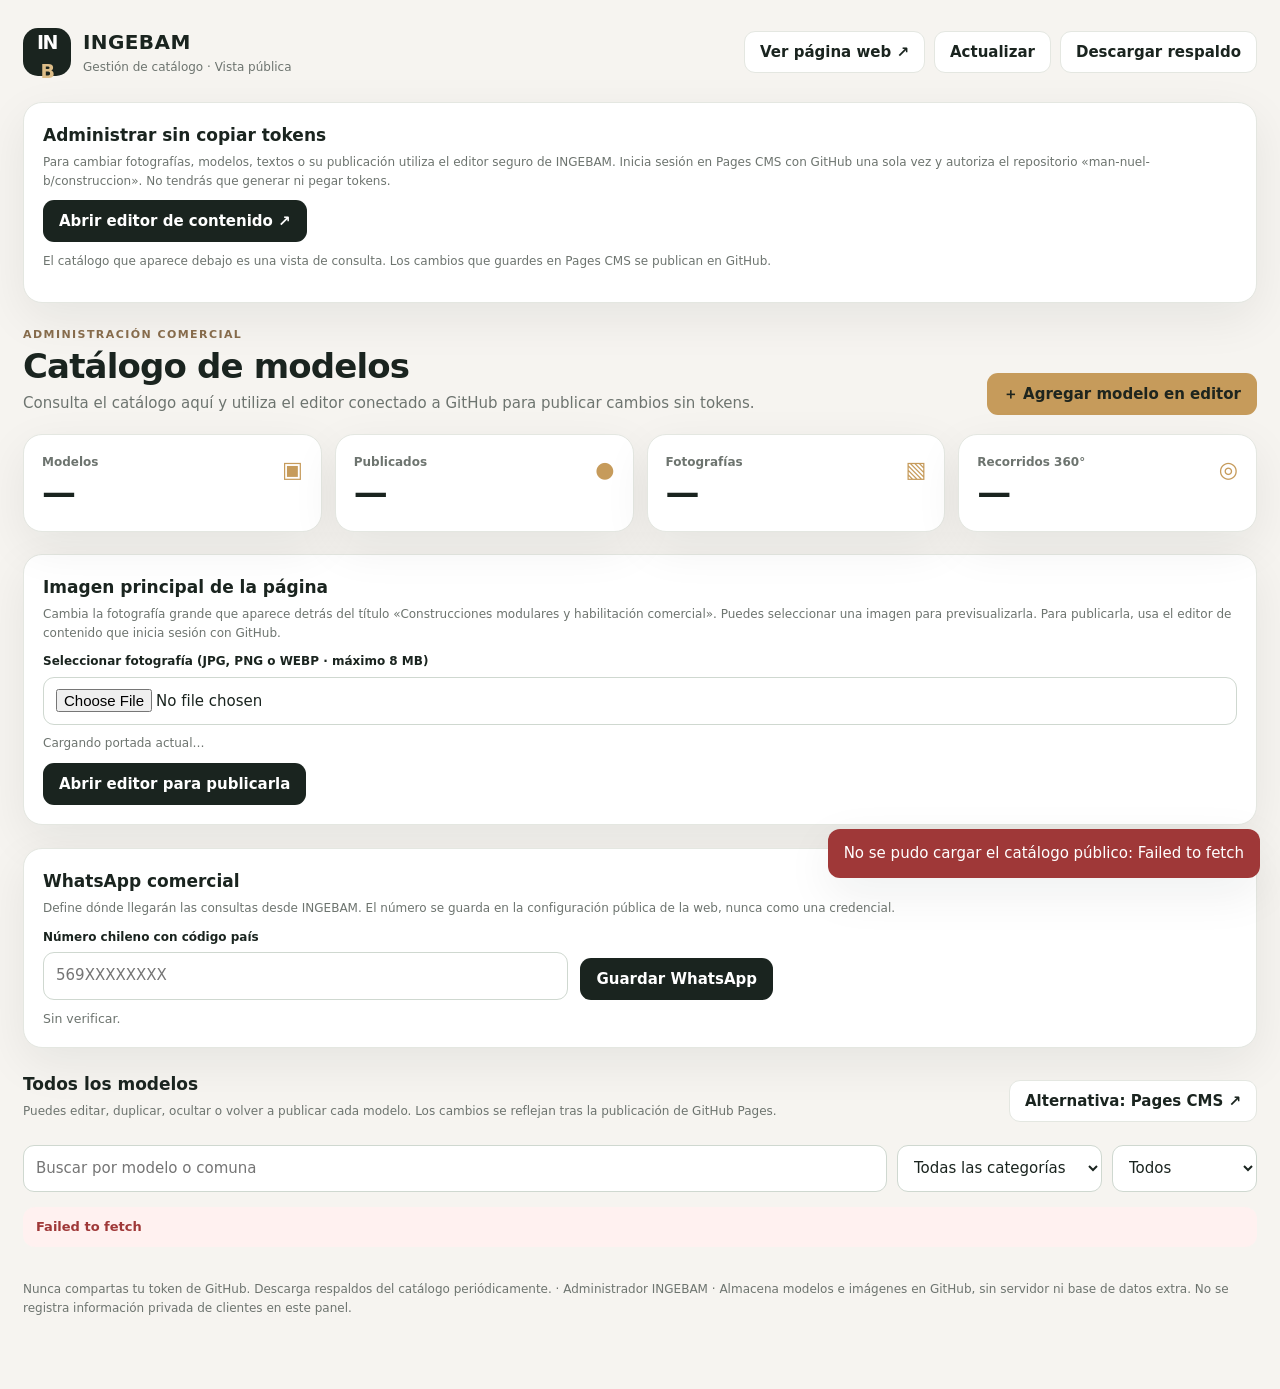
<file: admin.html>
<!doctype html>
<html lang="es-CL">
<head>
<meta charset="utf-8">
<meta name="viewport" content="width=device-width,initial-scale=1">
<meta name="robots" content="noindex,nofollow,noarchive">
<meta name="referrer" content="strict-origin-when-cross-origin">
<meta http-equiv="Content-Security-Policy" content="default-src 'none'; script-src 'self'; style-src 'unsafe-inline'; img-src 'self' data: blob:; connect-src https://api.github.com; base-uri 'self'; form-action 'none'; object-src 'none'">
<title>INGEBAM · Panel de modelos</title>
<style>
:root{--page:#f6f4f0;--card:#fff;--ink:#1a241f;--muted:#6d746f;--line:#e4e7e1;--accent:#c69b5b;--accent-soft:#f3e6d2;--green:#24533f;--green-soft:#edf5ef;--red:#9f3838;--red-soft:#fff1f0;--shadow:0 15px 48px rgba(17,34,25,.07)}
*{box-sizing:border-box}body{margin:0;background:var(--page);color:var(--ink);font:15px/1.55 system-ui,-apple-system,Segoe UI,Roboto,sans-serif}button,input,select,textarea{font:inherit}button{cursor:pointer}a{color:inherit}button:focus-visible,a:focus-visible,input:focus-visible,select:focus-visible,textarea:focus-visible{outline:3px solid #d2ad72;outline-offset:2px}h1,h2,h3,p{margin-top:0}.hidden,[hidden]{display:none!important}.muted{color:var(--muted)}.small{font-size:12px}.shell{max-width:1290px;margin:0 auto;padding:27px 23px 60px}.brand{display:flex;gap:12px;align-items:center}.logo{width:48px;height:48px;display:grid;place-items:center;background:var(--ink);border-radius:15px;color:#fff;font-weight:900;letter-spacing:-.08em;font-size:19px}.logo span{color:#ddbd88}.brand-title{font-weight:900;font-size:20px;letter-spacing:.02em}.brand-caption{font-size:12px;color:var(--muted)}.topbar{display:flex;gap:16px;align-items:center;justify-content:space-between;margin-bottom:25px}.top-actions{display:flex;flex-wrap:wrap;gap:9px;align-items:center}
.btn{border:1px solid transparent;display:inline-flex;justify-content:center;align-items:center;gap:8px;text-decoration:none;border-radius:11px;padding:11px 15px;font-weight:750;line-height:1.2}.btn.primary{background:var(--ink);color:#fff}.btn.gold{background:var(--accent);color:#1e251e}.btn.soft{background:#fff;border-color:var(--line);color:var(--ink)}.btn.danger{background:var(--red-soft);color:var(--red)}.btn:disabled{opacity:.45;cursor:not-allowed}.card{background:var(--card);border:1px solid var(--line);border-radius:19px;box-shadow:var(--shadow)}.login-wrap{display:grid;place-items:center;min-height:100svh;padding:22px}.login-card{width:min(100%,505px);padding:30px}.login-card .logo{margin-bottom:18px}.login-card h1{font-size:27px;line-height:1.18}.login-card p{line-height:1.55}.login-card .btn{width:100%;margin-top:8px}.field{display:flex;flex-direction:column;gap:6px}.field label{font-size:12px;font-weight:800}.field input,.field select,.field textarea,.toolbar input,.toolbar select{width:100%;border:1px solid #cfd8d0;padding:11px 12px;border-radius:11px;background:#fff;color:var(--ink)}.field textarea{min-height:112px;resize:vertical}.login-card .field{margin:18px 0 10px}.help{padding:12px 14px;background:#f8f6f0;border:1px solid #e5ded3;border-radius:12px;font-size:12px}.help a{color:#295a44;text-decoration:underline}.status{border-radius:12px;padding:10px 13px;background:var(--green-soft);color:#184b31;font-weight:650;font-size:13px}.status.error{background:var(--red-soft);color:var(--red)}.eyebrow{font-size:11px;font-weight:850;letter-spacing:.13em;text-transform:uppercase;color:#866b4b}.page-head{display:flex;align-items:flex-end;justify-content:space-between;gap:18px;margin-bottom:19px}.page-head h1{font-size:clamp(24px,3vw,34px);line-height:1.1;margin:5px 0 7px;letter-spacing:-.025em}.page-head p{margin:0}.stats{display:grid;grid-template-columns:repeat(4,1fr);gap:13px;margin:0 0 22px}.stat{padding:18px}.stat .number{font-size:34px;font-weight:850;line-height:1.2;letter-spacing:-.04em}.stat .label{font-size:12px;color:var(--muted);font-weight:650}.stat .symbol{float:right;color:var(--accent);font-size:22px}.settings{padding:19px;margin-bottom:23px}.settings h2,.models-head h2{font-size:17px;margin-bottom:5px}.settings-grid{display:grid;grid-template-columns:1fr auto;gap:12px;align-items:end;max-width:730px}.settings small{display:block;margin-top:9px}.models-head{display:flex;gap:10px;align-items:center;justify-content:space-between;margin-bottom:14px}.toolbar{display:grid;grid-template-columns:minmax(220px,1fr) 205px 145px;gap:10px;margin-bottom:15px}.model-list{display:grid;gap:10px}.model-row{display:grid;grid-template-columns:88px minmax(180px,1.8fr) 1fr .55fr auto;gap:14px;align-items:center;background:#fff;border:1px solid var(--line);border-radius:15px;padding:12px;box-shadow:0 3px 12px #1a241f05}.thumb{width:88px;height:78px;object-fit:cover;background:#e7ede7;border-radius:11px}.row-title{font-weight:820}.row-sub{font-size:12px;color:var(--muted);max-width:470px;white-space:nowrap;overflow:hidden;text-overflow:ellipsis}.pill{font-size:11px;font-weight:800;border-radius:999px;padding:5px 10px;display:inline-flex;align-items:center;gap:4px;background:#f4f5f2;color:#515852}.pill.live{background:var(--green-soft);color:var(--green)}.pill.off{background:#f3ebe6;color:#8c5d48}.row-actions{display:flex;gap:7px;align-items:center}.icon-btn{border:1px solid var(--line);background:#fff;border-radius:9px;padding:9px 11px;font-weight:700;white-space:nowrap}.icon-btn.danger{color:var(--red)}.empty{padding:34px;text-align:center;background:#fff;border:1px dashed #d4dad2;border-radius:15px;color:var(--muted)}.footer-note{font-size:12px;color:var(--muted);margin-top:20px}
dialog{border:0;padding:0;background:transparent;max-width:min(920px,calc(100vw - 26px));width:100%;max-height:94vh}dialog::backdrop{background:rgba(6,18,12,.68);backdrop-filter:blur(5px)}.modal-card{background:#fff;border-radius:19px;padding:23px;max-height:94vh;overflow:auto}.modal-head{display:flex;gap:16px;align-items:start;justify-content:space-between;margin-bottom:15px}.modal-head h2{margin-bottom:5px;font-size:23px}.form-grid{display:grid;grid-template-columns:1fr 1fr;gap:14px}.full{grid-column:1/-1}.checkline{display:flex;align-items:center;gap:9px;padding:12px;background:#f7f8f5;border-radius:11px}.checkline input{width:18px;height:18px}.drop{background:#f8f9f6;border:1px dashed #cdd6ca;border-radius:13px;padding:14px}.drop input[type=file]{margin-top:10px;max-width:100%;font-size:12px}.photo-preview{width:min(250px,100%);max-height:170px;object-fit:cover;border-radius:12px;border:1px solid var(--line);margin-top:9px}.thumb-grid{display:grid;grid-template-columns:repeat(auto-fill,minmax(125px,1fr));gap:10px;margin-top:12px}.thumb-item{border:1px solid var(--line);border-radius:12px;padding:8px;overflow:hidden}.thumb-item img{width:100%;aspect-ratio:1.3;object-fit:cover;border-radius:8px}.thumb-item button{width:100%;margin-top:7px;background:#fff;border:1px solid #e4c4c1;color:var(--red);border-radius:8px;padding:6px}.modal-actions{display:flex;justify-content:flex-end;flex-wrap:wrap;gap:9px;position:sticky;bottom:-23px;background:linear-gradient(transparent,#fff 15%);padding:24px 0 4px;margin-top:8px}.toast{position:fixed;bottom:22px;right:20px;z-index:100;padding:13px 16px;background:var(--ink);color:#fff;border-radius:12px;max-width:min(90vw,450px);box-shadow:var(--shadow)}.toast.error{background:var(--red)}.busy{opacity:.55;pointer-events:none}.section-caption{font-size:12px;color:var(--muted);margin:2px 0 10px}.inline-note{font-size:12px;padding:9px 11px;background:#fff8eb;border:1px solid #ebdcb9;border-radius:9px;color:#795e33;margin:10px 0}
@media(max-width:980px){.model-row{grid-template-columns:80px 1fr auto}.model-row .row-category,.model-row .row-surface{display:none}.thumb{width:80px;height:74px}.toolbar{grid-template-columns:1fr 170px 135px}}@media(max-width:650px){.shell{padding:16px 14px 45px}.topbar{align-items:start}.top-actions{justify-content:flex-end}.page-head{align-items:start;flex-direction:column}.stats{grid-template-columns:repeat(2,1fr)}.model-row{grid-template-columns:65px 1fr;gap:10px}.model-row .row-actions{grid-column:1/-1;justify-content:flex-end}.thumb{width:65px;height:68px}.toolbar,.settings-grid,.form-grid{grid-template-columns:1fr}.modal-card{padding:17px}dialog{max-height:96vh}.models-head{align-items:start;flex-direction:column}.settings .btn{width:100%}}
</style>
<script src="./admin.js?v=20261108-3" defer></script>
</head>
<body>
<main id="app-view" class="shell">
  <header class="topbar">
    <div class="brand"><div class="logo" aria-hidden="true">IN<span>B</span></div><div><div class="brand-title">INGEBAM</div><div class="brand-caption">Gestión de catálogo · <span id="admin-user">Vista pública</span></div></div></div>
    <div class="top-actions"><a class="btn soft" href="./index.html" target="_blank" rel="noopener">Ver página web ↗</a><button type="button" id="refresh" class="btn soft">Actualizar</button><button type="button" id="export-catalog" class="btn soft">Descargar respaldo</button><button type="button" id="logout" class="btn soft hidden">Desactivar edición</button></div>
  </header>
  <section class="settings card" id="edit-access">
    <h2>Administrar sin copiar tokens</h2>
    <p class="section-caption">Para cambiar fotografías, modelos, textos o su publicación utiliza el editor seguro de INGEBAM. Inicia sesión en Pages CMS con GitHub una sola vez y autoriza el repositorio «man-nuel-b/construccion». No tendrás que generar ni pegar tokens.</p>
    <a class="btn primary" href="https://app.pagescms.org/" target="_blank" rel="noopener noreferrer">Abrir editor de contenido ↗</a>
    <p class="small muted" style="margin-top:10px">El catálogo que aparece debajo es una vista de consulta. Los cambios que guardes en Pages CMS se publican en GitHub.</p>
  </section>
  <div class="page-head"><div><div class="eyebrow">Administración comercial</div><h1>Catálogo de modelos</h1><p class="muted">Consulta el catálogo aquí y utiliza el editor conectado a GitHub para publicar cambios sin tokens.</p></div><button type="button" id="new-model" class="btn gold">＋ Agregar modelo en editor</button></div>
  <section class="stats" aria-label="Resumen del catálogo">
    <div class="stat card"><span class="symbol">▣</span><div class="label">Modelos</div><div id="stat-total" class="number">—</div></div>
    <div class="stat card"><span class="symbol">●</span><div class="label">Publicados</div><div id="stat-live" class="number">—</div></div>
    <div class="stat card"><span class="symbol">▧</span><div class="label">Fotografías</div><div id="stat-images" class="number">—</div></div>
    <div class="stat card"><span class="symbol">◎</span><div class="label">Recorridos 360°</div><div id="stat-360" class="number">—</div></div>
  </section>
  <section class="settings card" id="hero-settings">
    <h2>Imagen principal de la página</h2>
    <p class="section-caption">Cambia la fotografía grande que aparece detrás del título «Construcciones modulares y habilitación comercial». Puedes seleccionar una imagen para previsualizarla. Para publicarla, usa el editor de contenido que inicia sesión con GitHub.</p>
    <div class="field"><label for="hero-photo">Seleccionar fotografía (JPG, PNG o WEBP · máximo 8 MB)</label><input type="file" id="hero-photo" accept="image/jpeg,image/png,image/webp"></div>
    <img id="hero-preview" class="photo-preview hidden" alt="Vista previa de la imagen principal" style="width:100%;max-width:700px;max-height:300px;margin-top:12px">
    <p id="hero-current" class="section-caption" style="margin-top:9px">Cargando portada actual…</p>
    <button class="btn primary" id="save-hero" type="button">Abrir editor para publicarla</button>
    <p id="hero-error" class="status error hidden" role="alert" style="margin-top:10px"></p>
  </section>
  <section class="settings card">
    <h2>WhatsApp comercial</h2><p class="section-caption">Define dónde llegarán las consultas desde INGEBAM. El número se guarda en la configuración pública de la web, nunca como una credencial.</p>
    <div class="settings-grid"><div class="field"><label for="whatsapp">Número chileno con código país</label><input id="whatsapp" inputmode="numeric" autocomplete="off" placeholder="569XXXXXXXX"></div><button type="button" id="save-whatsapp" class="btn primary">Guardar WhatsApp</button></div>
    <small id="whatsapp-status" class="muted">Sin verificar.</small>
  </section>
  <section aria-labelledby="models-title">
    <div class="models-head"><div><h2 id="models-title">Todos los modelos</h2><p class="section-caption">Puedes editar, duplicar, ocultar o volver a publicar cada modelo. Los cambios se reflejan tras la publicación de GitHub Pages.</p></div><a class="btn soft" href="https://app.pagescms.org/" target="_blank" rel="noopener noreferrer">Alternativa: Pages CMS ↗</a></div>
    <div class="toolbar"><input id="search" placeholder="Buscar por modelo o comuna" aria-label="Buscar modelos"><select id="category-filter" aria-label="Filtrar por categoría"><option value="all">Todas las categorías</option><option value="tiny">Tiny Houses</option><option value="oficina">Oficinas</option><option value="banos">Baterías de baños</option><option value="comercial">Comerciales</option></select><select id="status-filter" aria-label="Filtrar por estado"><option value="all">Todos</option><option value="live">Publicados</option><option value="draft">Ocultos / borradores</option></select></div>
    <p id="dashboard-error" class="status error hidden" role="alert"></p>
    <div id="model-list" class="model-list" aria-live="polite"></div>
  </section>
  <p class="footer-note">Nunca compartas tu token de GitHub. Descarga respaldos del catálogo periódicamente. · Administrador INGEBAM · Almacena modelos e imágenes en GitHub, sin servidor ni base de datos extra. No se registra información privada de clientes en este panel.</p>
</main>

<dialog id="editor" aria-labelledby="editor-title">
  <div class="modal-card">
    <div class="modal-head"><div><div class="eyebrow">Ficha de proyecto</div><h2 id="editor-title">Nuevo modelo</h2><p class="section-caption">Completa la información que verán tus clientes.</p></div><button type="button" id="close-editor" class="btn soft" aria-label="Cerrar editor">✕</button></div>
    <form id="model-form">
      <div class="form-grid">
        <div class="field"><label for="name">Nombre del modelo *</label><input id="name" maxlength="110" required placeholder="Ej.: Tiny House Arco"></div>
        <div class="field"><label for="type">Categoría *</label><select id="type" required><option value="tiny">Tiny House</option><option value="oficina">Oficina modular</option><option value="banos">Batería de baños</option><option value="comercial">Local comercial</option></select></div>
        <div class="field"><label for="location">Comuna o referencia</label><input id="location" maxlength="100" placeholder="Ej.: Temuco"></div>
        <div class="field"><label for="surface">Superficie</label><input id="surface" maxlength="40" placeholder="Ej.: 24 m²"></div>
        <div class="field full"><label for="description">Descripción comercial *</label><textarea id="description" maxlength="900" required placeholder="Describe sus ventajas, usos, diseño y terminaciones disponibles."></textarea></div>
        <div class="field full"><label class="checkline"><input type="checkbox" id="published" checked> Publicar este modelo en la página INGEBAM</label></div>
        <div class="drop">
          <strong>Fotografía de portada *</strong><div class="section-caption">JPG, PNG o WEBP · hasta 8 MB</div>
          <input id="main-photo" type="file" accept="image/jpeg,image/png,image/webp">
          <p id="main-path" class="small muted"></p><img id="main-preview" class="photo-preview hidden" alt="Vista previa de portada">
          <button type="button" id="remove-main" class="btn soft hidden" style="margin-top:7px">Quitar fotografía</button>
        </div>
        <div class="drop">
          <strong>Recorrido 360° (opcional)</strong><div class="section-caption">Imagen equirectangular 2:1, no fotografía común</div>
          <input id="pano-photo" type="file" accept="image/jpeg,image/png,image/webp">
          <p id="pano-path" class="small muted"></p><img id="pano-preview" class="photo-preview hidden" alt="Vista previa panorámica">
          <button type="button" id="remove-pano" class="btn soft hidden" style="margin-top:7px">Quitar panorámica</button>
        </div>
        <div class="drop full">
          <strong>Galería adicional</strong><div class="section-caption">Hasta 12 imágenes por modelo, máximo 8 MB cada una.</div>
          <input id="gallery-photos" type="file" accept="image/jpeg,image/png,image/webp" multiple>
          <div id="gallery-preview" class="thumb-grid"></div>
        </div>
      </div>
      <p id="save-error" class="status error hidden" role="alert"></p>
      <div class="inline-note">Los cambios se guardan directamente en GitHub. Si la página pública aún no cambia, espera la publicación automática o actualiza el navegador.</div>
      <div class="modal-actions"><button id="cancel-editor" class="btn soft" type="button">Cancelar</button><button id="save-model" class="btn primary" type="submit">Guardar modelo</button></div>
    </form>
  </div>
</dialog>
<div id="toast" class="toast hidden" role="status" aria-live="polite"></div>
</body></html>
</file>
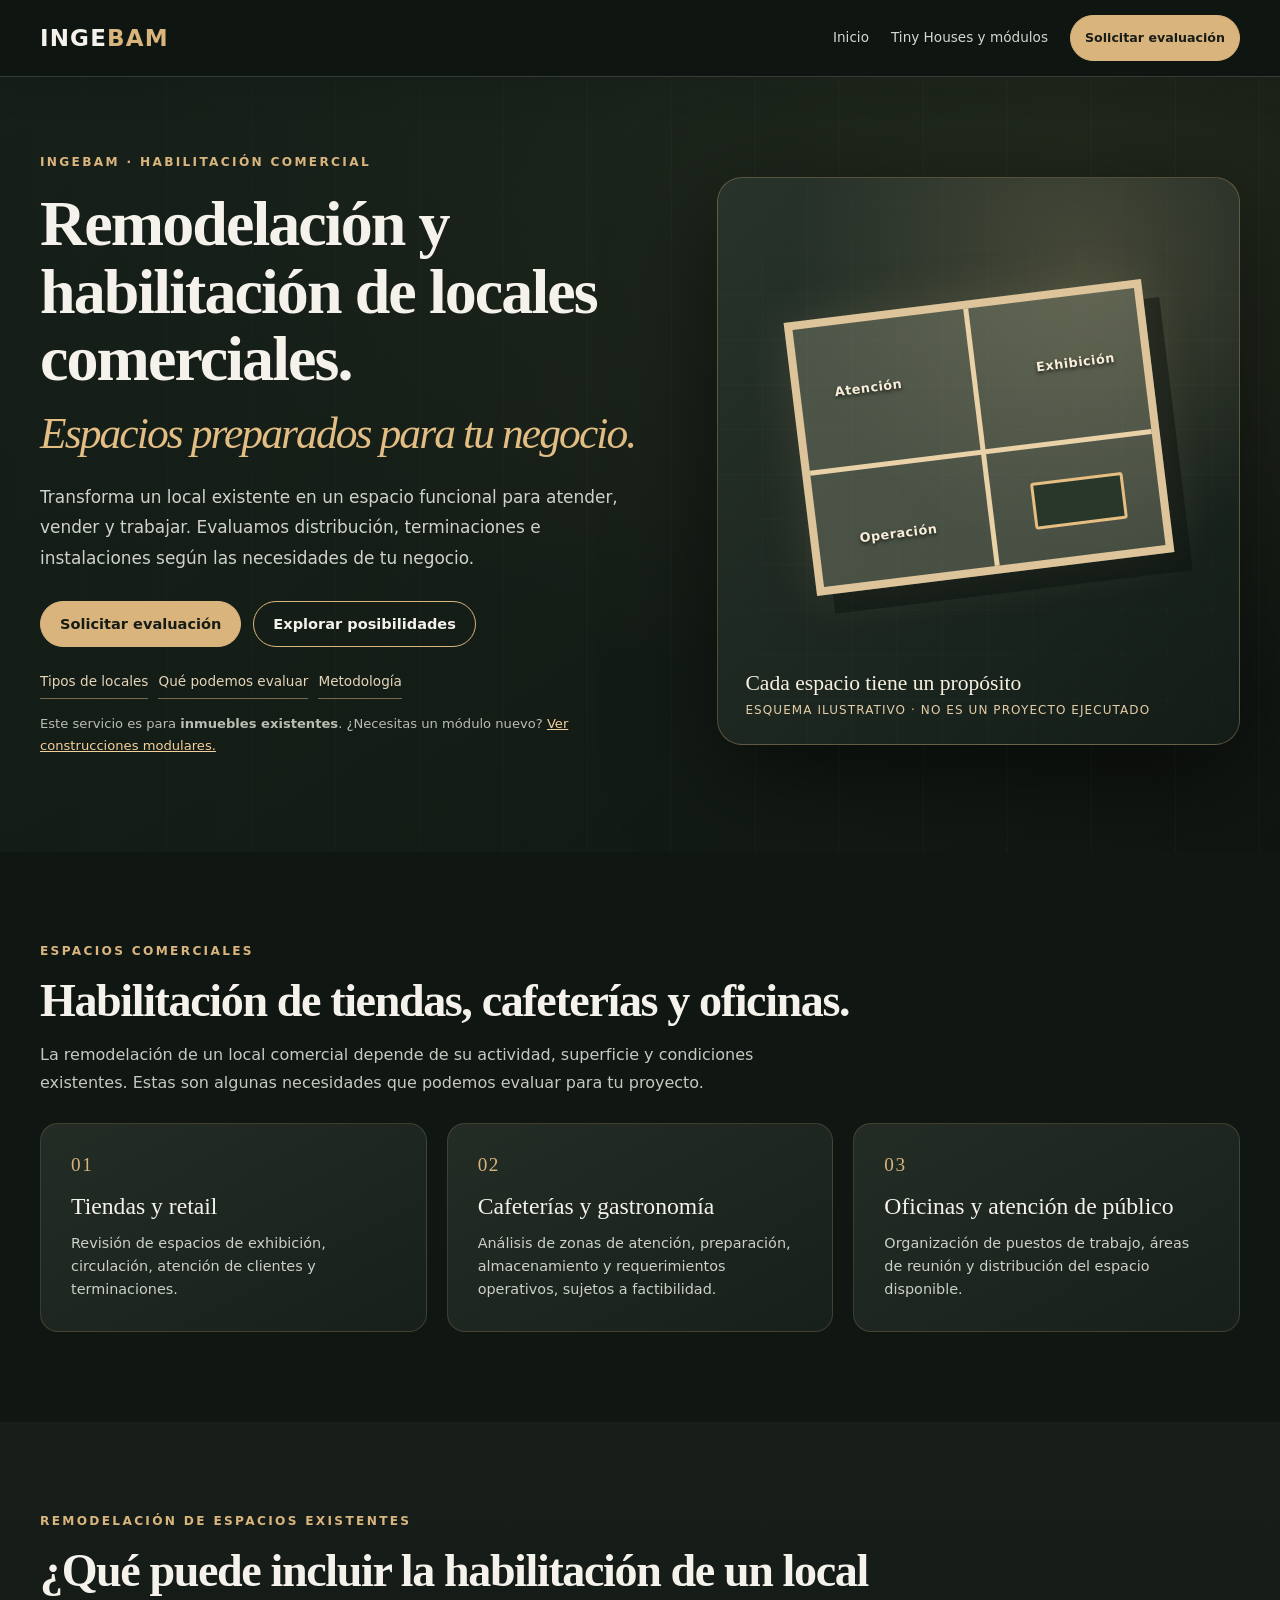
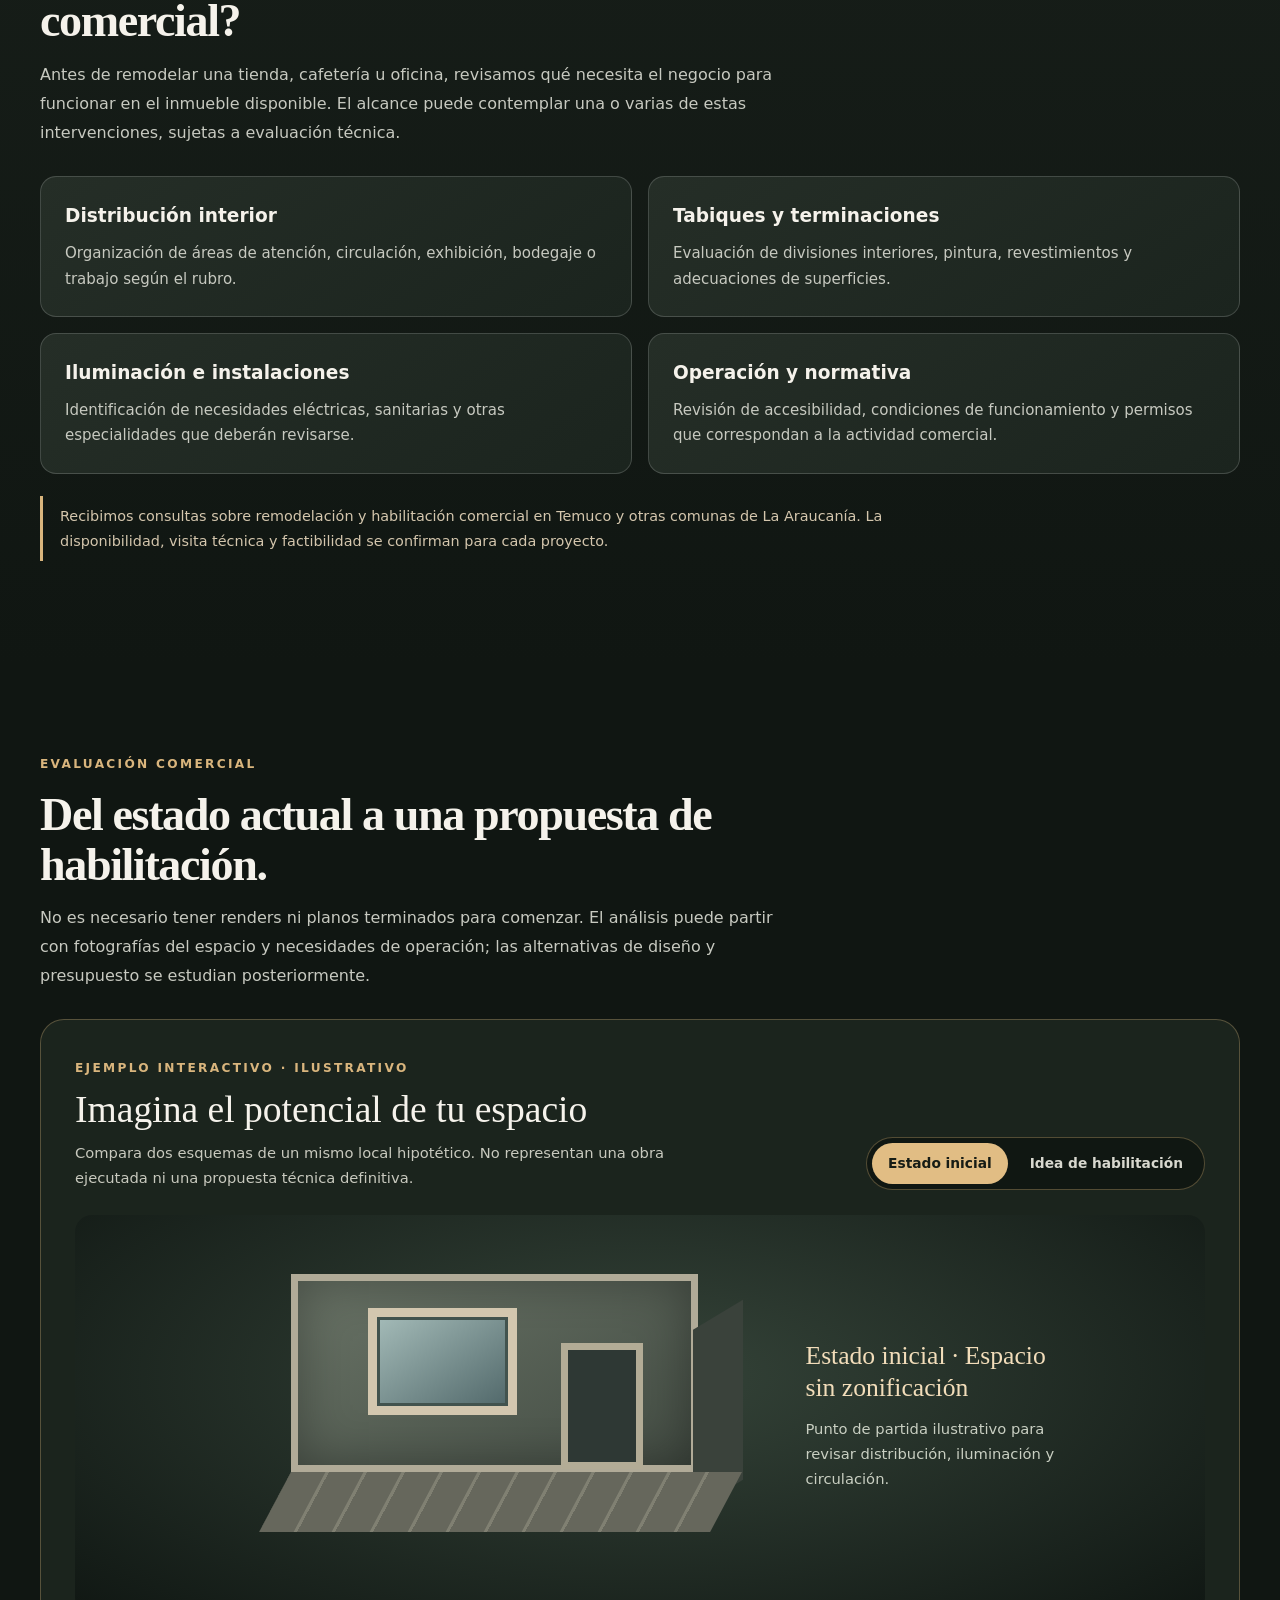
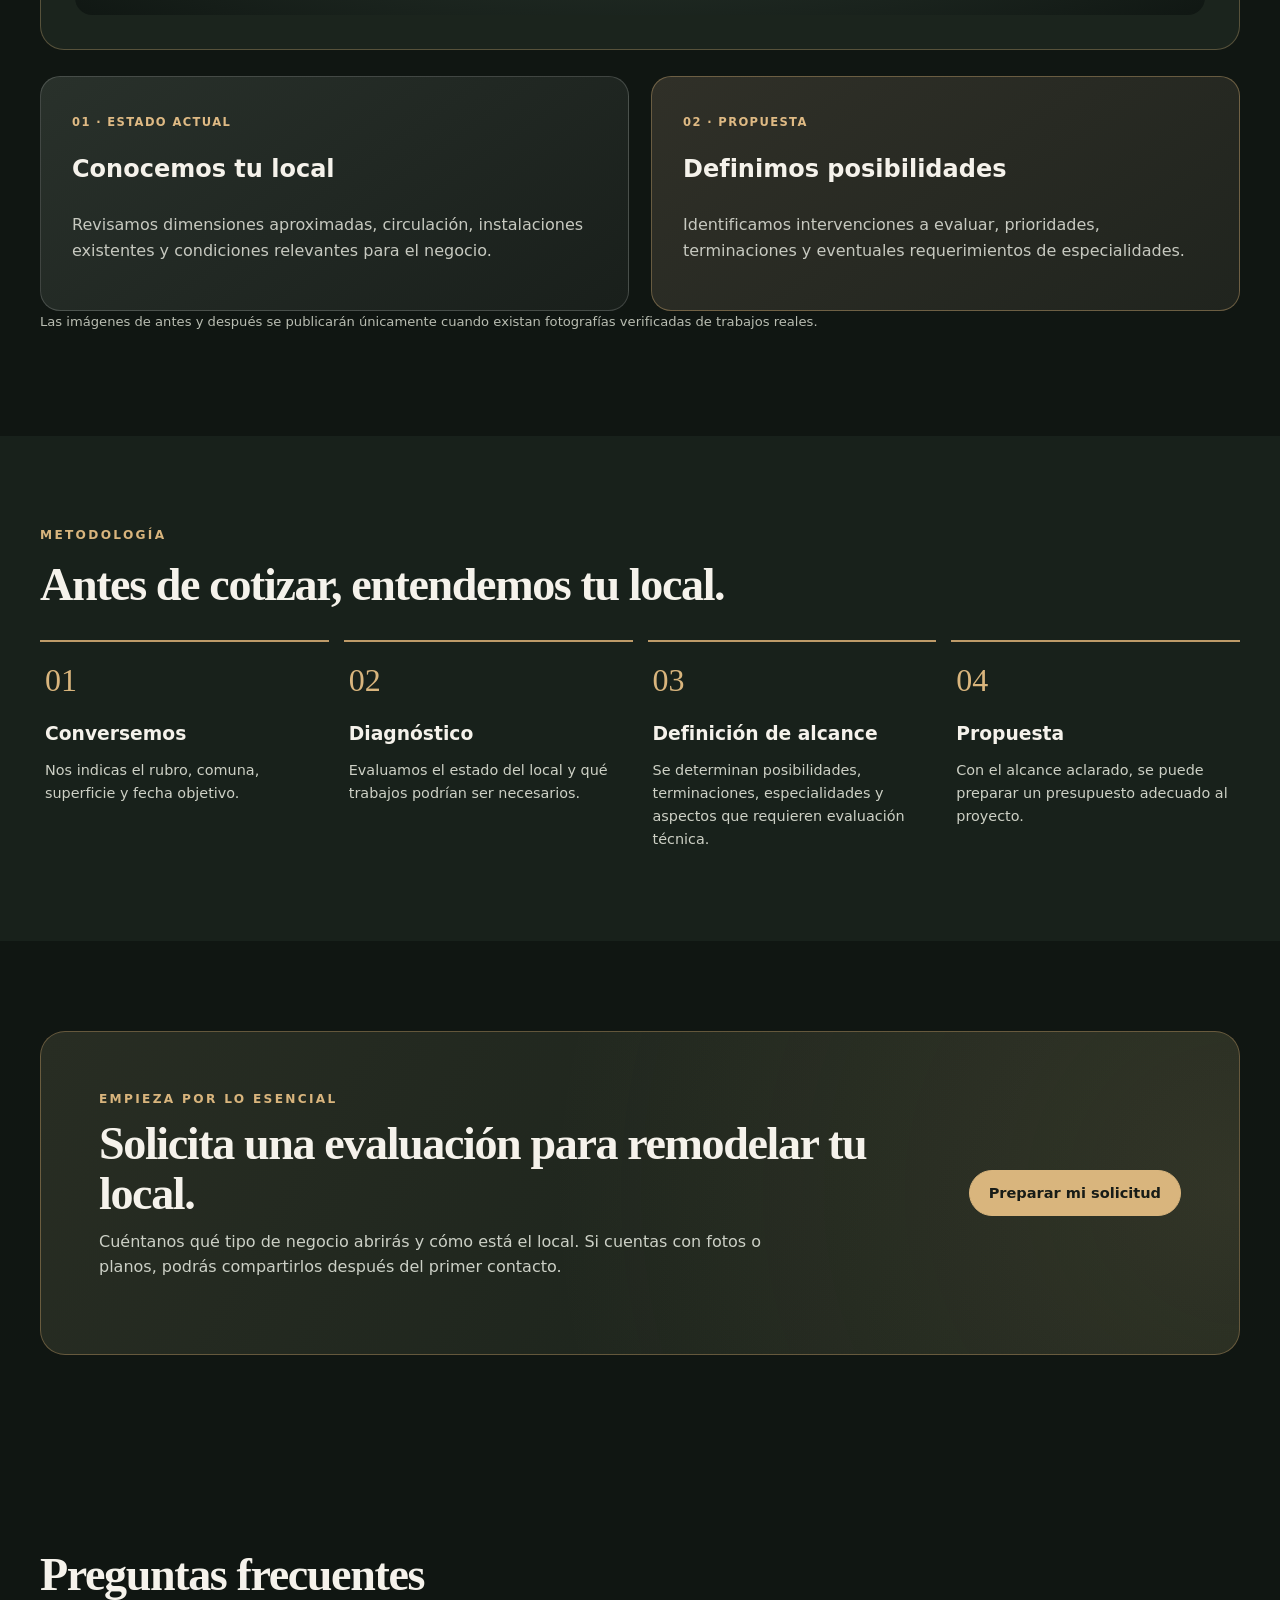
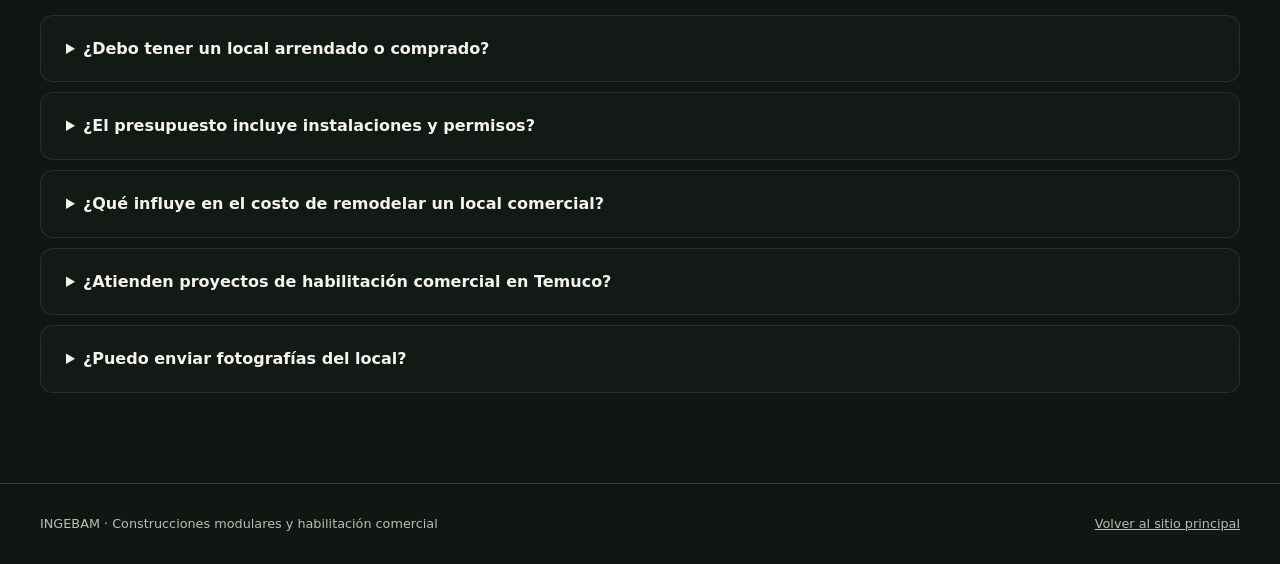
<file: habilitacion-comercial.html>
<!DOCTYPE html>
<html lang="es-CL">
<head>
<meta charset="UTF-8">
<meta name="viewport" content="width=device-width, initial-scale=1">
<meta name="theme-color" content="#111915">
<meta name="description" content="Remodelación y habilitación de locales comerciales en Temuco y La Araucanía. Evalúa adecuaciones de tiendas, cafeterías y oficinas con INGEBAM. Solicita una propuesta.">
<title>Remodelación y habilitación de locales comerciales | INGEBAM Araucanía</title>
<link rel="canonical" href="https://man-nuel-b.github.io/construccion/habilitacion-comercial.html">
<meta property="og:type" content="website">
<meta property="og:title" content="Habilitación de locales comerciales | INGEBAM">
<meta property="og:description" content="¿Ya tienes un local? Conversemos sobre cómo adecuarlo a tu negocio. Atención personalizada en La Araucanía.">
<meta property="og:url" content="https://man-nuel-b.github.io/construccion/habilitacion-comercial.html">
<meta name="robots" content="index,follow,max-image-preview:large">
<meta property="og:locale" content="es_CL">
<meta name="twitter:card" content="summary">
<link rel="stylesheet" href="habilitacion-estilos.css">
<script type="application/ld+json">
{"@context":"https://schema.org","@graph":[{"@type":"WebPage","@id":"https://man-nuel-b.github.io/construccion/habilitacion-comercial.html#webpage","url":"https://man-nuel-b.github.io/construccion/habilitacion-comercial.html","name":"Habilitación y remodelación de locales comerciales","description":"Evaluación de adecuaciones para tiendas, cafeterías y oficinas en inmuebles existentes de La Araucanía.","inLanguage":"es-CL","isPartOf":{"@id":"https://man-nuel-b.github.io/construccion/#website"}},{"@type":"Service","@id":"https://man-nuel-b.github.io/construccion/habilitacion-comercial.html#service","name":"Habilitación y remodelación de locales comerciales","description":"Evaluación de adecuaciones para tiendas, cafeterías y oficinas en inmuebles existentes de La Araucanía.","provider":{"@type":"Organization","name":"INGEBAM","url":"https://man-nuel-b.github.io/construccion/"},"areaServed":{"@type":"AdministrativeArea","name":"Región de La Araucanía, Chile"},"serviceType":"Habilitación y remodelación de locales comerciales"},{"@type":"BreadcrumbList","itemListElement":[{"@type":"ListItem","position":1,"name":"Inicio","item":"https://man-nuel-b.github.io/construccion/"},{"@type":"ListItem","position":2,"name":"Habilitación y remodelación de locales comerciales","item":"https://man-nuel-b.github.io/construccion/habilitacion-comercial.html"}]}]}
</script>
</head>
<body>
<header class="top">
 <div class="wrap header-inner">
  <a class="brand" href="./index.html" aria-label="INGEBAM — ir a inicio">INGE<span>BAM</span></a>
  <nav aria-label="Navegación principal"><a href="./index.html">Inicio</a><a href="./tiny-houses.html">Tiny Houses y módulos</a><a class="btn small" href="./index.html?servicio=habilitacion#cotizador">Solicitar evaluación</a></nav>
 </div>
</header>
<main>
 <section class="hero">
  <div class="wrap hero-layout">
   <div class="hero-copy">
    <div class="eyebrow">INGEBAM · Habilitación comercial</div>
    <h1>Remodelación y habilitación de locales comerciales.<br><em>Espacios preparados para tu negocio.</em></h1>
    <p class="lead">Transforma un local existente en un espacio funcional para atender, vender y trabajar. Evaluamos distribución, terminaciones e instalaciones según las necesidades de tu negocio.</p>
    <div class="actions"><a class="btn primary" href="./index.html?servicio=habilitacion#cotizador">Solicitar evaluación</a><a class="btn secondary" href="#evaluacion-visual">Explorar posibilidades</a></div>
    <div class="service-jump"><a href="#aplicaciones">Tipos de locales</a><a href="#alcance-remodelacion">Qué podemos evaluar</a><a href="#como-trabajamos">Metodología</a></div>
    <p class="micro">Este servicio es para <strong>inmuebles existentes</strong>. ¿Necesitas un módulo nuevo? <a href="./tiny-houses.html">Ver construcciones modulares.</a></p>
   </div>
   <div class="hero-visual">
    <div class="commercial-scene" role="img" aria-label="Esquema conceptual de distribución para un local comercial con zonas de atención, exhibición y operación">
     <div class="floorplan" aria-hidden="true"><span class="zone z1">Atención</span><span class="zone z2">Exhibición</span><span class="zone z3">Operación</span><div class="desk"></div></div>
     <div class="concept-mark"><strong>Cada espacio tiene un propósito</strong><small>Esquema ilustrativo · No es un proyecto ejecutado</small></div>
    </div>
   </div>
  </div>
 </section>
 <section class="section" id="aplicaciones">
  <div class="wrap">
   <div class="eyebrow">Espacios comerciales</div><h2>Habilitación de tiendas, cafeterías y oficinas.</h2>
   <p class="desc">La remodelación de un local comercial depende de su actividad, superficie y condiciones existentes. Estas son algunas necesidades que podemos evaluar para tu proyecto.</p>
   <div class="cards">
    <article class="card"><div class="number">01</div><h3>Tiendas y retail</h3><p>Revisión de espacios de exhibición, circulación, atención de clientes y terminaciones.</p></article>
    <article class="card"><div class="number">02</div><h3>Cafeterías y gastronomía</h3><p>Análisis de zonas de atención, preparación, almacenamiento y requerimientos operativos, sujetos a factibilidad.</p></article>
    <article class="card"><div class="number">03</div><h3>Oficinas y atención de público</h3><p>Organización de puestos de trabajo, áreas de reunión y distribución del espacio disponible.</p></article>
   </div>
  </div>
 </section>
 <section class="section seo-info" id="alcance-remodelacion">
 <div class="wrap">
  <div class="eyebrow">Remodelación de espacios existentes</div>
  <h2>¿Qué puede incluir la habilitación de un local comercial?</h2>
  <p class="desc">Antes de remodelar una tienda, cafetería u oficina, revisamos qué necesita el negocio para funcionar en el inmueble disponible. El alcance puede contemplar una o varias de estas intervenciones, sujetas a evaluación técnica.</p>
  <div class="seo-info-grid">
   <article><h3>Distribución interior</h3><p>Organización de áreas de atención, circulación, exhibición, bodegaje o trabajo según el rubro.</p></article>
   <article><h3>Tabiques y terminaciones</h3><p>Evaluación de divisiones interiores, pintura, revestimientos y adecuaciones de superficies.</p></article>
   <article><h3>Iluminación e instalaciones</h3><p>Identificación de necesidades eléctricas, sanitarias y otras especialidades que deberán revisarse.</p></article>
   <article><h3>Operación y normativa</h3><p>Revisión de accesibilidad, condiciones de funcionamiento y permisos que correspondan a la actividad comercial.</p></article>
  </div>
  <p class="seo-local-note">Recibimos consultas sobre remodelación y habilitación comercial en Temuco y otras comunas de La Araucanía. La disponibilidad, visita técnica y factibilidad se confirman para cada proyecto.</p>
 </div>
</section>
<section class="section commercial-gallery" id="evaluacion-visual"><div class="wrap">
<div class="eyebrow">Evaluación comercial</div><h2>Del estado actual a una propuesta de habilitación.</h2>
<p class="desc">No es necesario tener renders ni planos terminados para comenzar. El análisis puede partir con fotografías del espacio y necesidades de operación; las alternativas de diseño y presupuesto se estudian posteriormente.</p>
<div class="concept-demo" id="demo-comercial">
 <div class="concept-demo-head">
  <div><span class="eyebrow">Ejemplo interactivo · Ilustrativo</span><h3>Imagina el potencial de tu espacio</h3><p>Compara dos esquemas de un mismo local hipotético. No representan una obra ejecutada ni una propuesta técnica definitiva.</p></div>
  <div class="concept-switch" role="group" aria-label="Seleccionar esquema de distribución">
   <button type="button" class="concept-option is-active" data-scene="before" aria-pressed="true">Estado inicial</button>
   <button type="button" class="concept-option" data-scene="after" aria-pressed="false">Idea de habilitación</button>
  </div>
 </div>
 <div class="concept-stage" data-view="before">
  <div class="concept-room" aria-hidden="true">
   <div class="room-back"></div><div class="room-side"></div><div class="room-floor"></div>
   <div class="room-window"></div><div class="room-door"></div>
   <div class="room-display"></div><div class="room-counter"></div><div class="room-light light-one"></div><div class="room-light light-two"></div>
  </div>
  <div class="concept-caption"><span id="concept-stage-label">Estado inicial · Espacio sin zonificación</span><p id="concept-stage-description">Punto de partida ilustrativo para revisar distribución, iluminación y circulación.</p></div>
 </div>
</div>
<div class="gallery-comparison"><div class="evaluation-pair">
<article><span class="evaluation-tag">01 · Estado actual</span><h3>Conocemos tu local</h3><p>Revisamos dimensiones aproximadas, circulación, instalaciones existentes y condiciones relevantes para el negocio.</p></article>
<article><span class="evaluation-tag">02 · Propuesta</span><h3>Definimos posibilidades</h3><p>Identificamos intervenciones a evaluar, prioridades, terminaciones y eventuales requerimientos de especialidades.</p></article>
</div></div><p class="micro">Las imágenes de antes y después se publicarán únicamente cuando existan fotografías verificadas de trabajos reales.</p>
</div></section>
<section class="section contrast" id="como-trabajamos">
  <div class="wrap">
   <div class="eyebrow">Metodología</div><h2>Antes de cotizar, entendemos tu local.</h2>
   <div class="steps">
    <article><b>01</b><h3>Conversemos</h3><p>Nos indicas el rubro, comuna, superficie y fecha objetivo.</p></article>
    <article><b>02</b><h3>Diagnóstico</h3><p>Evaluamos el estado del local y qué trabajos podrían ser necesarios.</p></article>
    <article><b>03</b><h3>Definición de alcance</h3><p>Se determinan posibilidades, terminaciones, especialidades y aspectos que requieren evaluación técnica.</p></article>
    <article><b>04</b><h3>Propuesta</h3><p>Con el alcance aclarado, se puede preparar un presupuesto adecuado al proyecto.</p></article>
   </div>
  </div>
 </section>
 <section class="section">
  <div class="wrap">
   <div class="callout">
    <div><div class="eyebrow">Empieza por lo esencial</div><h2>Solicita una evaluación para remodelar tu local.</h2><p>Cuéntanos qué tipo de negocio abrirás y cómo está el local. Si cuentas con fotos o planos, podrás compartirlos después del primer contacto.</p></div>
    <a class="btn primary" href="./index.html?servicio=habilitacion#cotizador">Preparar mi solicitud</a>
   </div>
  </div>
 </section>
 <section class="section faq">
  <div class="wrap">
   <h2>Preguntas frecuentes</h2>
   <details><summary>¿Debo tener un local arrendado o comprado?</summary><p>Es útil contar con un inmueble definido, pero también puedes consultar si aún estás evaluando alternativas. El alcance dependerá del espacio disponible.</p></details>
   <details><summary>¿El presupuesto incluye instalaciones y permisos?</summary><p>El alcance de instalaciones, especialidades, permisos y eventuales tramitaciones debe definirse después de evaluar cada proyecto. No se consideran incluidos automáticamente.</p></details>
   <details><summary>¿Qué influye en el costo de remodelar un local comercial?</summary><p>La superficie, estado de las instalaciones, distribución, materiales, especialidades requeridas y plazos previstos. Una evaluación previa permite definir qué partidas deben presupuestarse.</p></details>
   <details><summary>¿Atienden proyectos de habilitación comercial en Temuco?</summary><p>Puedes enviar tu solicitud indicando la comuna, ubicación aproximada y tipo de local. La posibilidad de visita y ejecución se confirma tras revisar los antecedentes.</p></details>
   <details><summary>¿Puedo enviar fotografías del local?</summary><p>Sí, puedes indicarnos que cuentas con fotografías o planos y compartirlos por el canal de contacto que se acuerde.</p></details>
  </div>
 </section>
</main>
<footer><div class="wrap foot"><span>INGEBAM · Construcciones modulares y habilitación comercial</span><a href="./index.html">Volver al sitio principal</a></div></footer>
<script>
(() => {
 const root=document.getElementById('demo-comercial');
 if(!root)return;
 const stage=root.querySelector('.concept-stage');
 const label=root.querySelector('#concept-stage-label');
 const desc=root.querySelector('#concept-stage-description');
 root.querySelectorAll('[data-scene]').forEach(button=>{
  button.addEventListener('click',()=>{
   const after=button.dataset.scene==='after';
   stage.dataset.view=after?'after':'before';
   label.textContent=after?'Idea de habilitación · Espacio organizado':'Estado inicial · Espacio sin zonificación';
   desc.textContent=after?'Una posible organización de zonas de exhibición, atención e iluminación. Su factibilidad se estudia caso a caso.':'Punto de partida ilustrativo para revisar distribución, iluminación y circulación.';
   root.querySelectorAll('[data-scene]').forEach(item=>{
    const active=item===button;
    item.classList.toggle('is-active',active);
    item.setAttribute('aria-pressed',String(active));
   });
  });
 });
})();
</script>
</body>
</html>
</file>
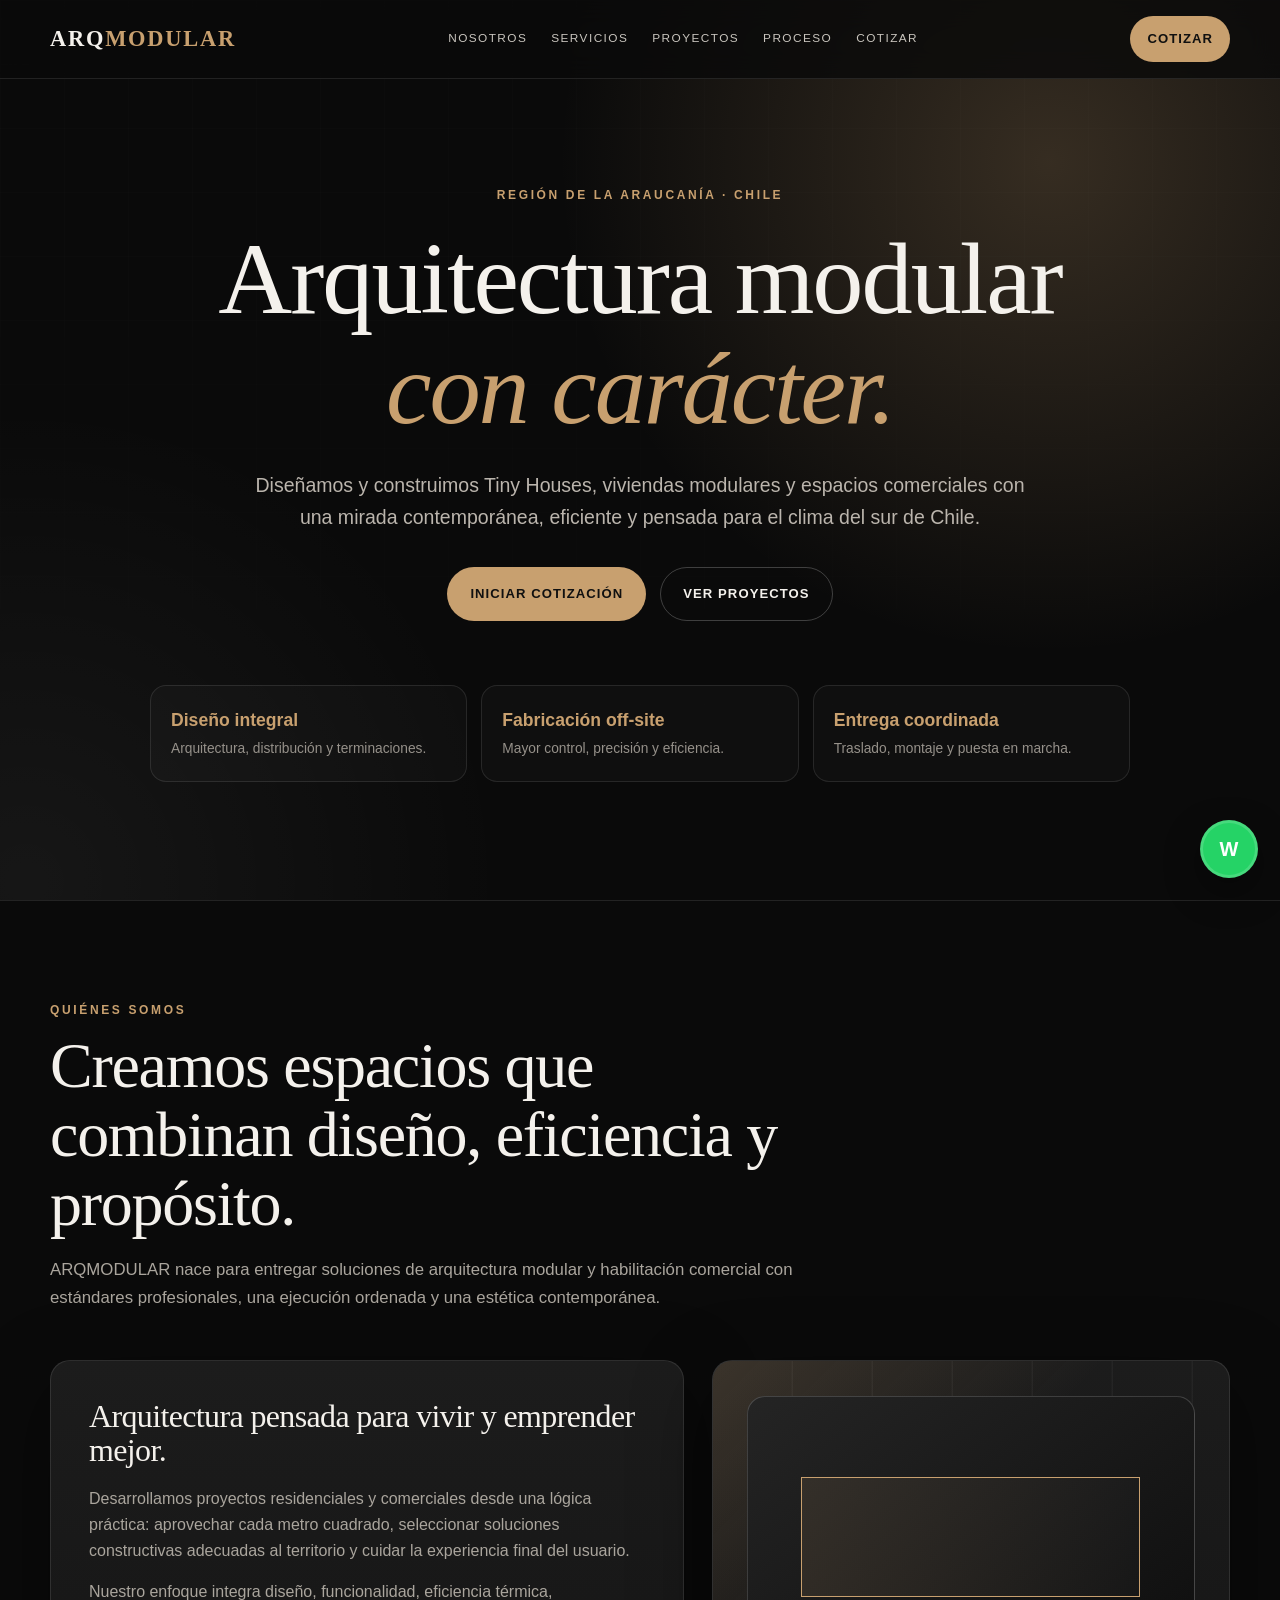
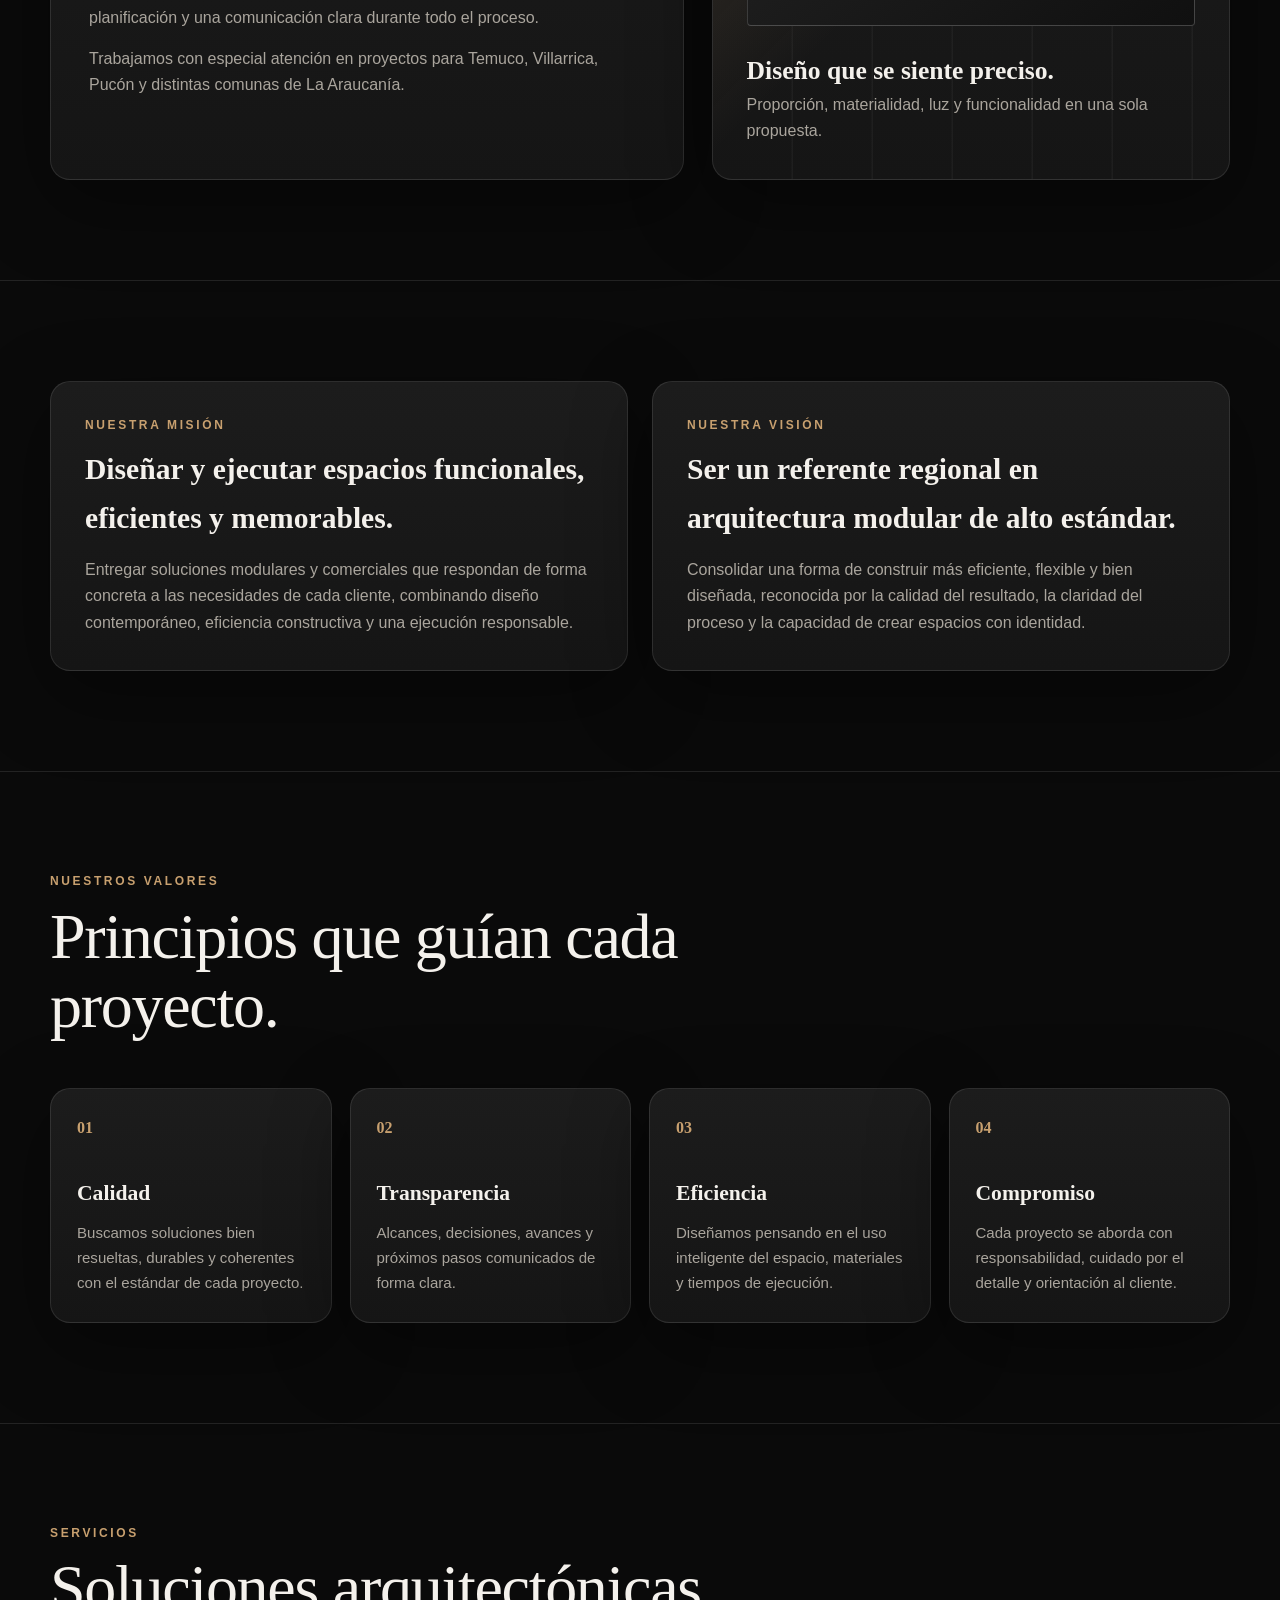
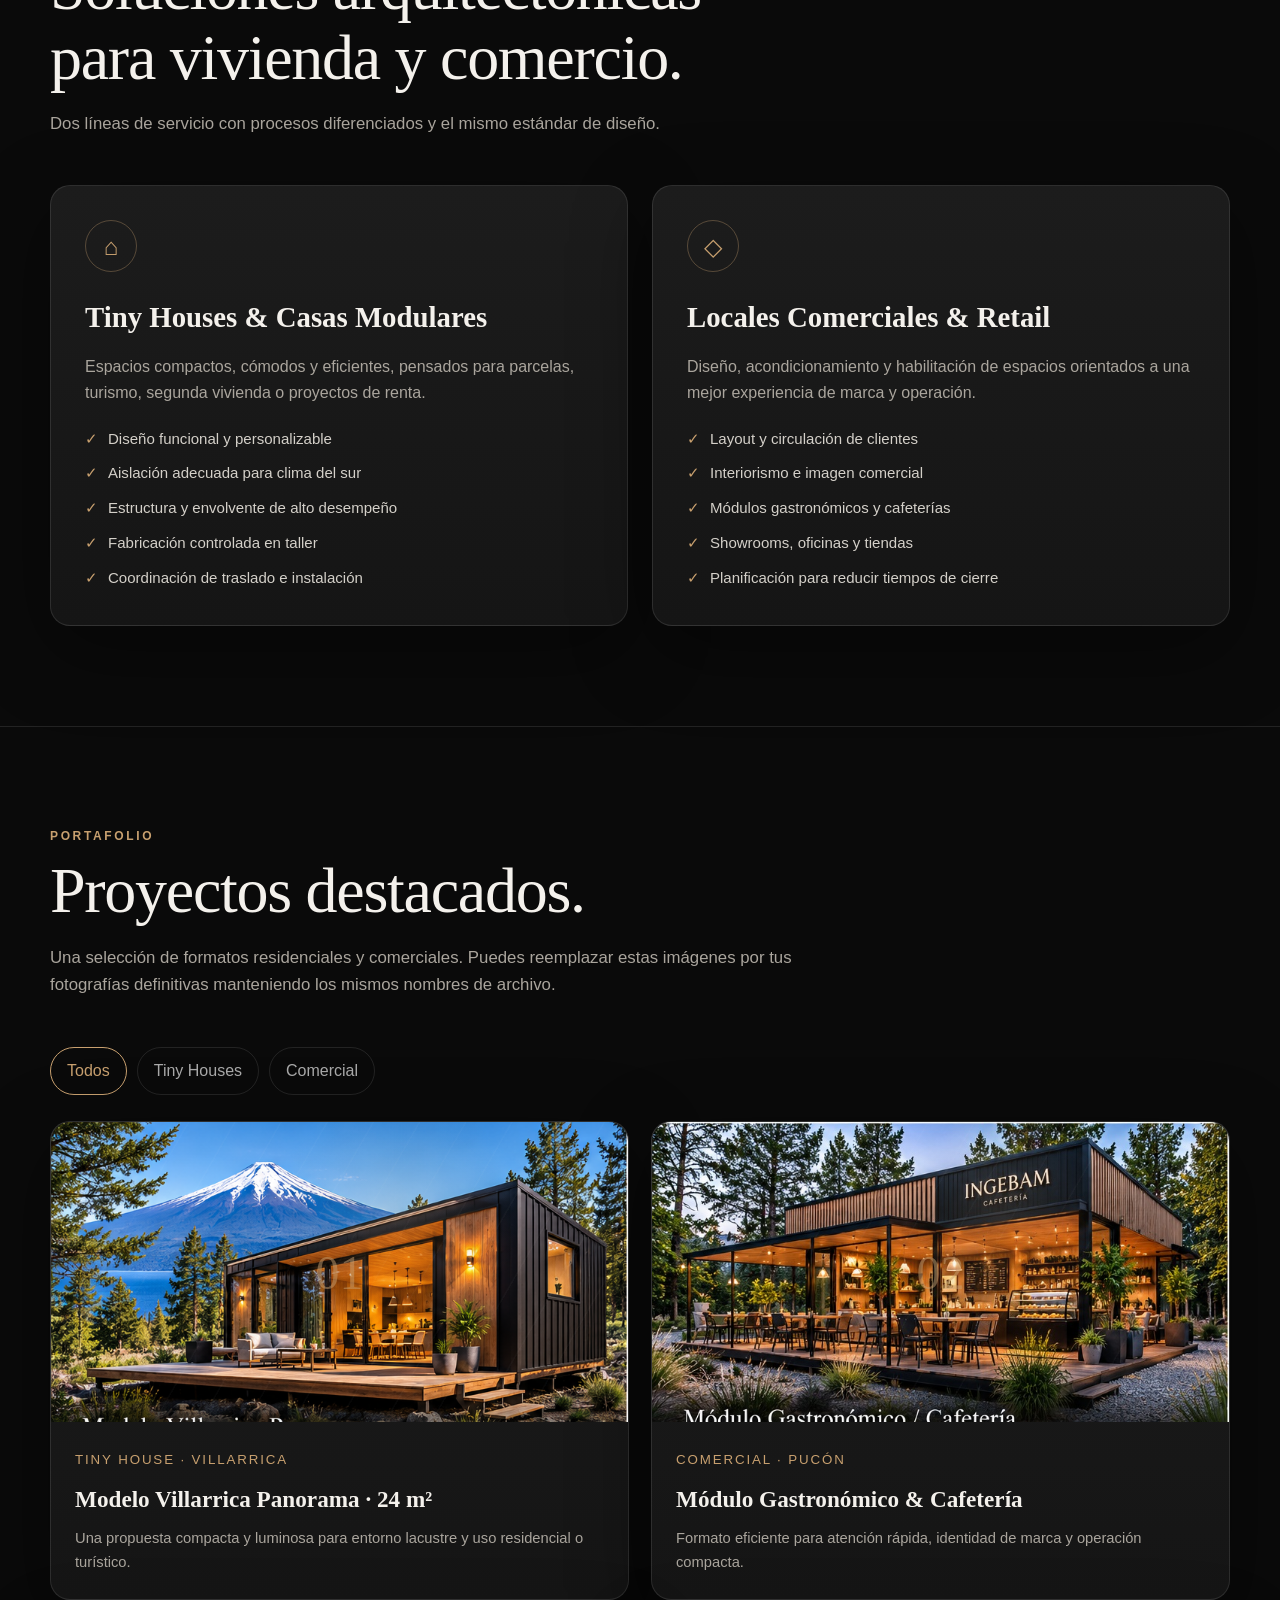
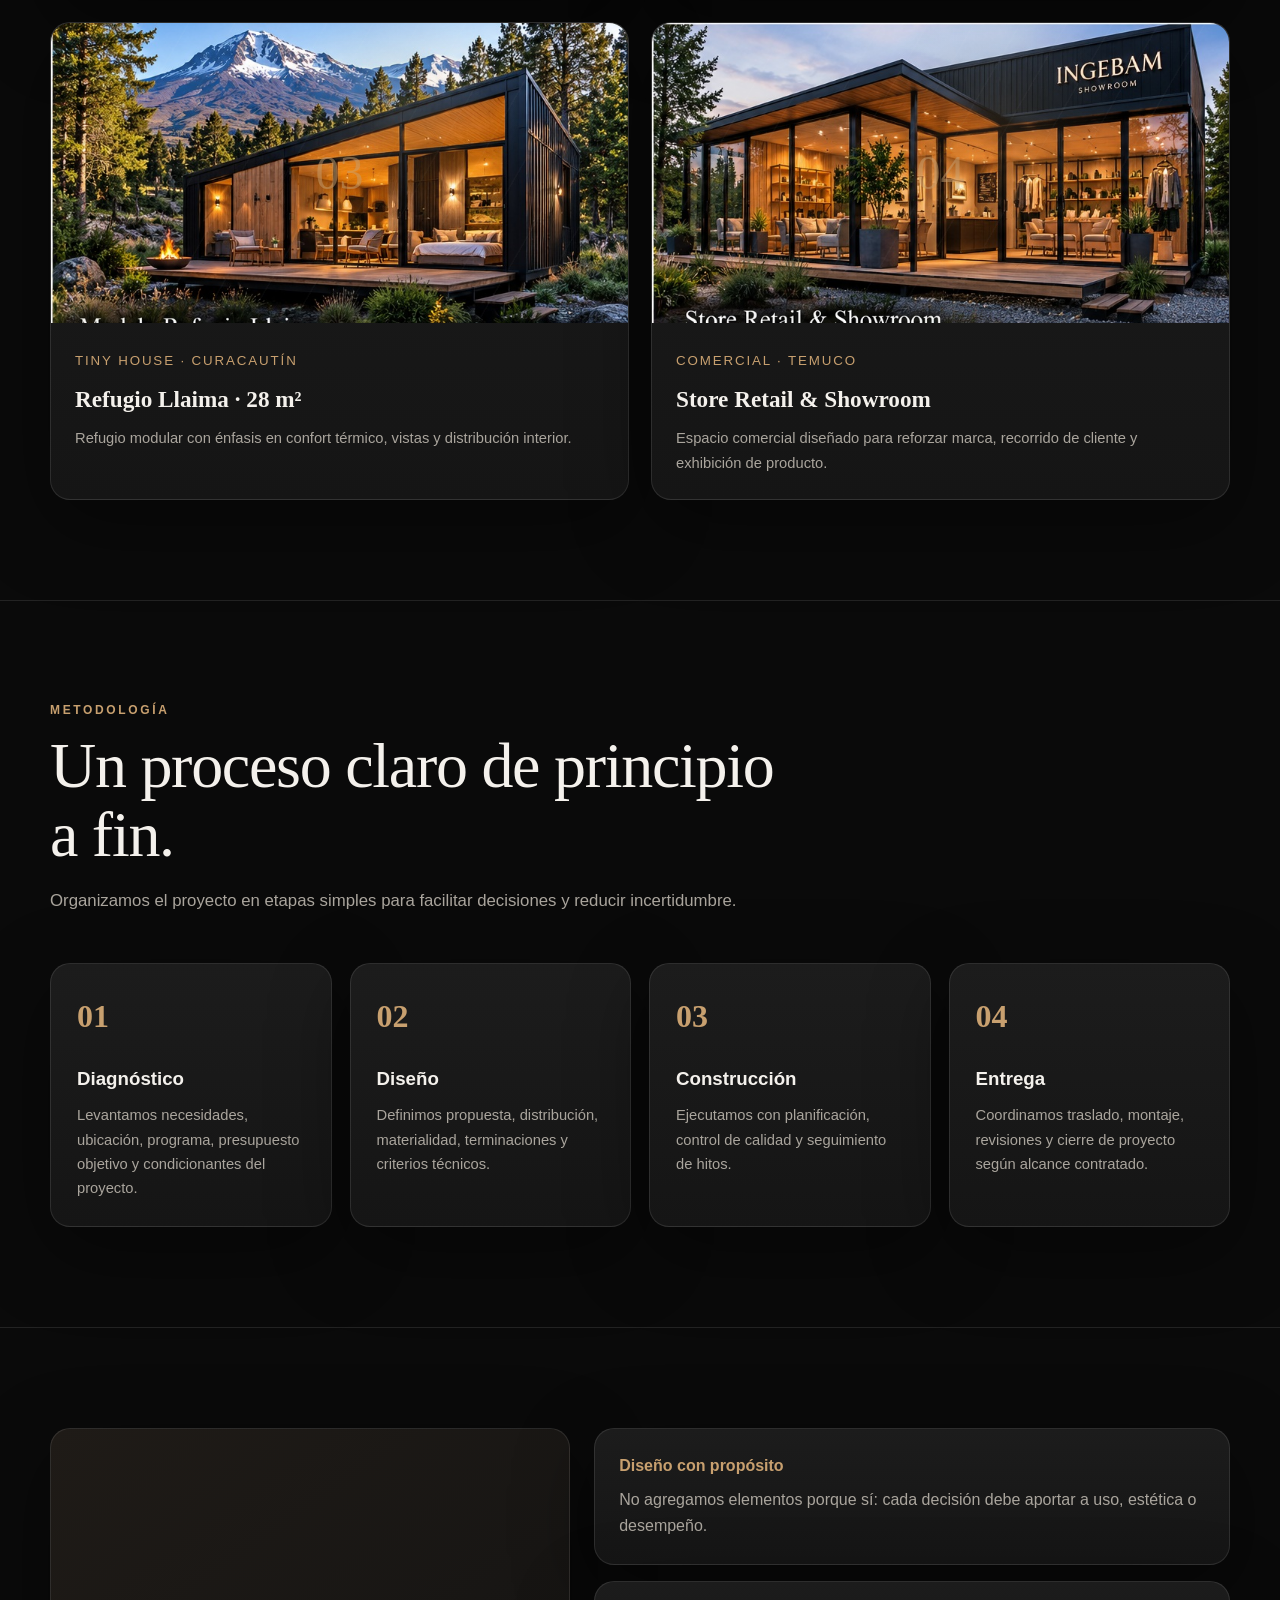
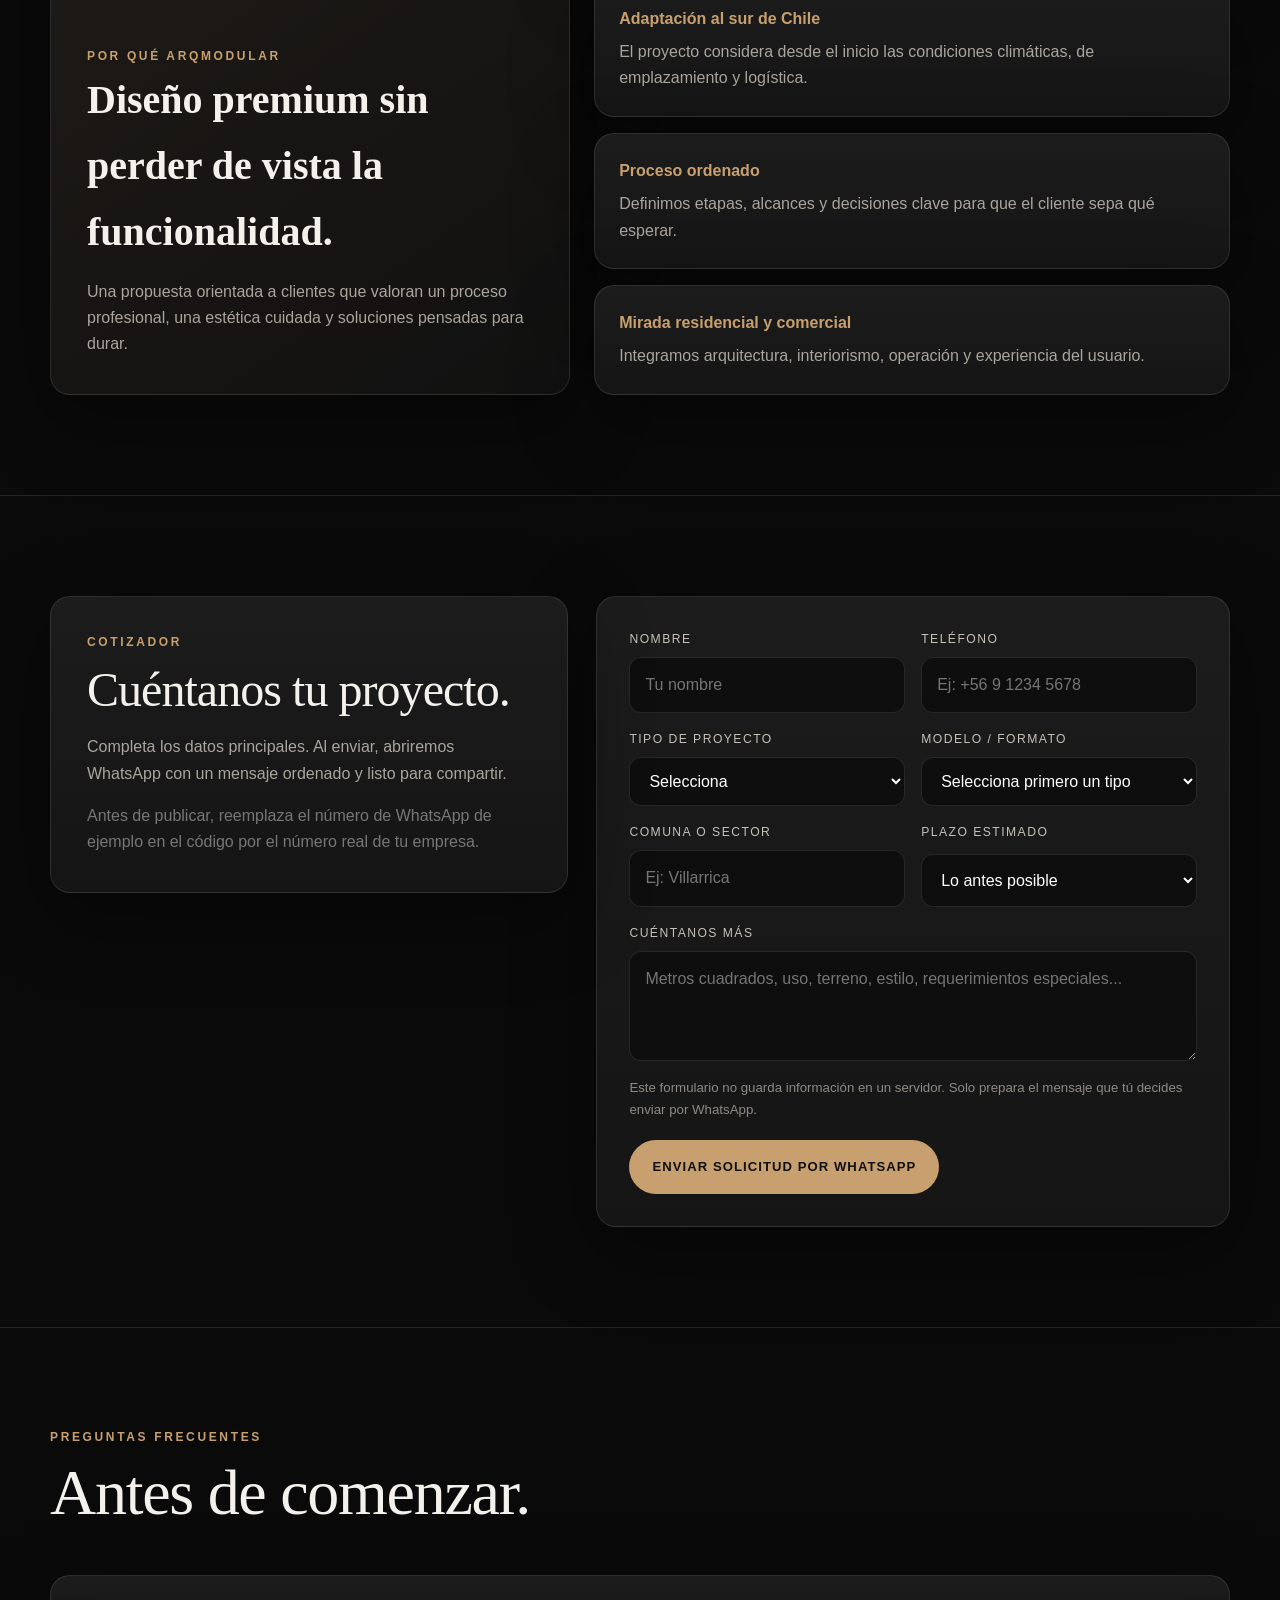
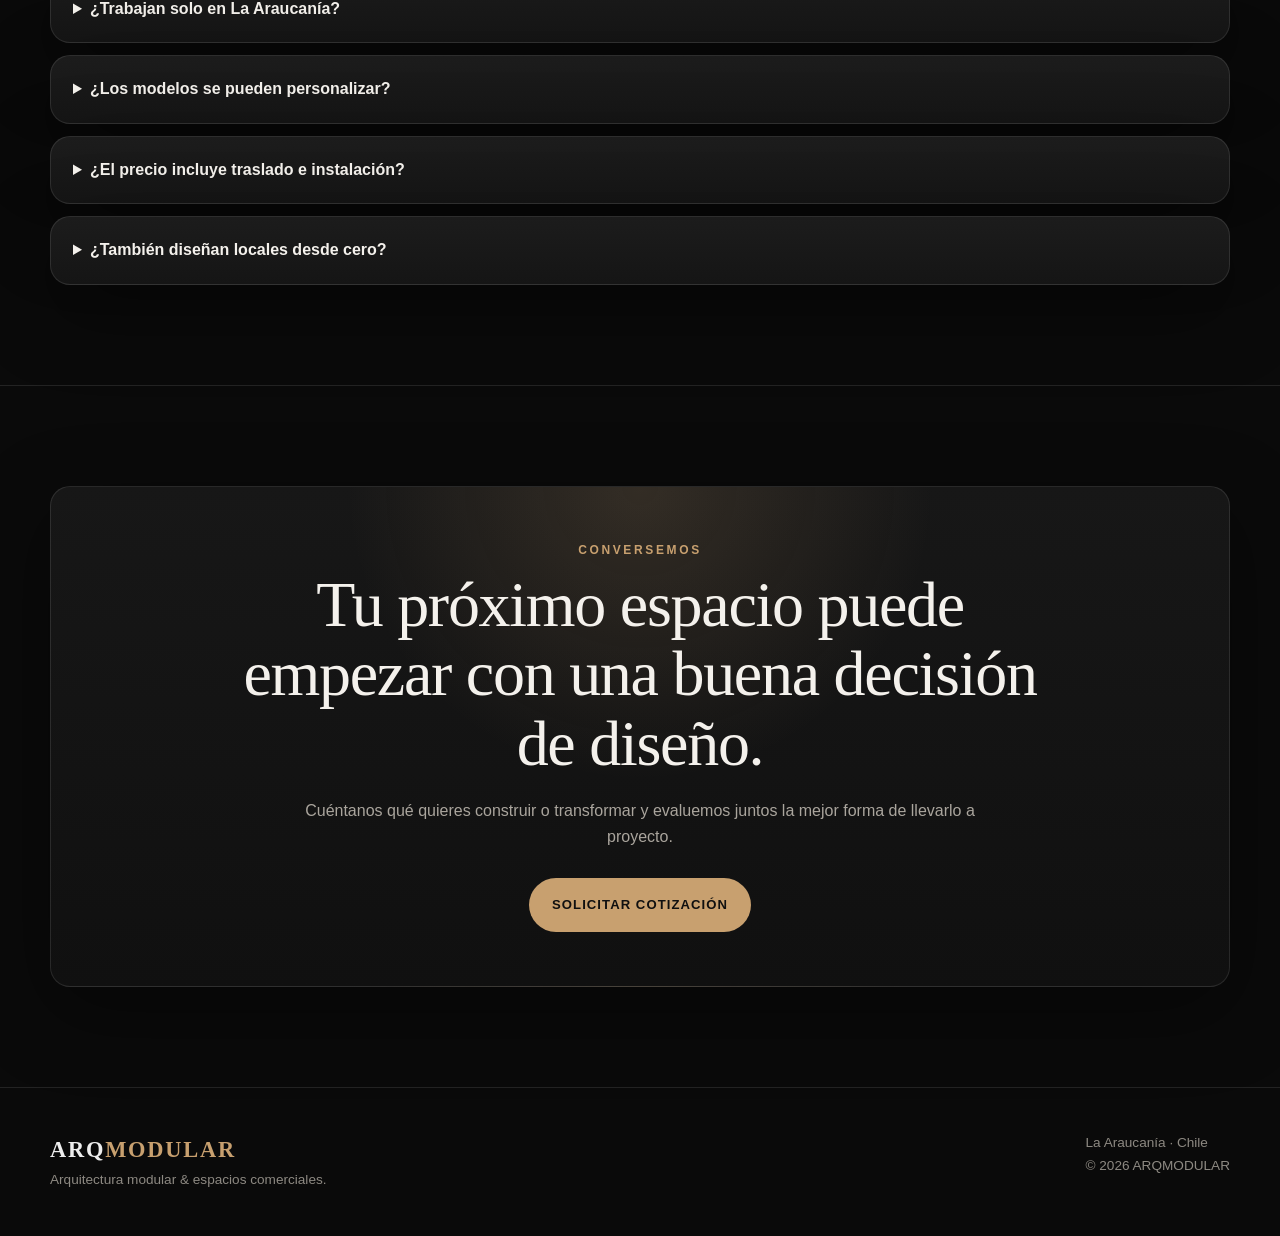
<file: inde.html>
<!DOCTYPE html>
<html lang="es">
<head>
<meta charset="UTF-8">
<meta name="viewport" content="width=device-width, initial-scale=1.0">
<meta name="description" content="ARQMODULAR: diseño y construcción de Tiny Houses, viviendas modulares y habilitación de locales comerciales en La Araucanía, Chile.">
<meta name="theme-color" content="#0b0b0b">
<title>ARQMODULAR | Arquitectura Modular de Alto Nivel</title>
<style>
:root{
  --bg:#0a0a0a;--bg2:#111;--panel:#151515;--panel2:#1c1c1c;--text:#f4f1ec;--muted:#aaa59d;
  --gold:#c8a06f;--gold2:#e0bd8e;--line:rgba(255,255,255,.1);--shadow:0 24px 80px rgba(0,0,0,.42);
  --radius:20px;--max:1180px;
}
*{box-sizing:border-box;margin:0;padding:0}
html{scroll-behavior:smooth}
body{background:var(--bg);color:var(--text);font-family:Arial,Helvetica,sans-serif;line-height:1.65;overflow-x:hidden}
a{color:inherit;text-decoration:none} img{max-width:100%;display:block}
button,input,select,textarea{font:inherit}
button{cursor:pointer}
::selection{background:var(--gold);color:#111}
.container{width:min(var(--max),calc(100% - 40px));margin:auto}
.kicker{color:var(--gold);font-size:.75rem;font-weight:700;letter-spacing:.22em;text-transform:uppercase}
.title{font-family:Georgia,'Times New Roman',serif;font-weight:500;line-height:1.08;letter-spacing:-.02em}
.section{padding:100px 0;border-top:1px solid var(--line)}
.section-head{max-width:760px;margin-bottom:48px}.section-head h2{font-size:clamp(2.1rem,5vw,4.2rem);margin:10px 0 18px}.section-head p{color:var(--muted);font-size:1.05rem}
.btn{display:inline-flex;align-items:center;justify-content:center;gap:10px;padding:15px 22px;border-radius:999px;border:1px solid transparent;font-size:.82rem;font-weight:800;letter-spacing:.08em;text-transform:uppercase;transition:.25s}
.btn-primary{background:var(--gold);color:#101010}.btn-primary:hover{background:var(--gold2);transform:translateY(-2px)}
.btn-ghost{border-color:rgba(255,255,255,.22)}.btn-ghost:hover{border-color:var(--gold);color:var(--gold)}
.card{background:linear-gradient(180deg,var(--panel2),var(--panel));border:1px solid var(--line);border-radius:var(--radius);box-shadow:var(--shadow)}
nav{position:fixed;inset:0 0 auto 0;z-index:50;background:rgba(10,10,10,.82);backdrop-filter:blur(14px);border-bottom:1px solid var(--line)}
.nav-inner{height:78px;display:flex;align-items:center;justify-content:space-between;gap:20px}
.brand{font-family:Georgia,'Times New Roman',serif;font-size:1.4rem;font-weight:700;letter-spacing:.08em}.brand span{color:var(--gold)}
.nav-links{display:flex;align-items:center;gap:24px;font-size:.74rem;text-transform:uppercase;letter-spacing:.12em;color:#c9c5be}.nav-links a:hover{color:var(--gold)}
.menu-btn{display:none;background:transparent;color:white;border:1px solid var(--line);padding:10px 12px;border-radius:10px}
.hero{min-height:100vh;padding:138px 0 70px;display:grid;place-items:center;position:relative;overflow:hidden}
.hero:before{content:"";position:absolute;inset:-30%;background:radial-gradient(circle at 70% 30%,rgba(200,160,111,.23),transparent 28%),radial-gradient(circle at 20% 80%,rgba(255,255,255,.05),transparent 24%);pointer-events:none}
.hero-grid{position:absolute;inset:0;opacity:.16;background-image:linear-gradient(rgba(255,255,255,.08) 1px,transparent 1px),linear-gradient(90deg,rgba(255,255,255,.08) 1px,transparent 1px);background-size:64px 64px;mask-image:linear-gradient(to bottom,black,transparent)}
.hero-inner{position:relative;z-index:2;text-align:center;max-width:980px}
.hero h1{font-size:clamp(3rem,8vw,7rem);margin:18px 0 24px}.hero h1 em{color:var(--gold);font-weight:500}
.hero p{max-width:780px;margin:0 auto 34px;color:#bbb5ad;font-size:clamp(1rem,2vw,1.22rem)}
.hero-actions{display:flex;justify-content:center;gap:14px;flex-wrap:wrap}.hero-meta{display:grid;grid-template-columns:repeat(3,1fr);gap:14px;margin-top:64px;text-align:left}.hero-meta div{padding:20px;border:1px solid var(--line);background:rgba(255,255,255,.025);border-radius:16px}.hero-meta strong{display:block;color:var(--gold);font-size:1.1rem}.hero-meta span{color:#96918a;font-size:.86rem}
.about-grid{display:grid;grid-template-columns:1.1fr .9fr;gap:28px;align-items:stretch}.about-copy{padding:38px}.about-copy h3{font-size:2rem;margin-bottom:18px}.about-copy p{color:var(--muted);margin-bottom:14px}.about-visual{min-height:420px;padding:34px;display:flex;flex-direction:column;justify-content:flex-end;position:relative;overflow:hidden}.about-visual:before{content:"";position:absolute;inset:0;background:linear-gradient(135deg,rgba(200,160,111,.18),transparent 42%),repeating-linear-gradient(90deg,transparent 0 78px,rgba(255,255,255,.04) 79px 80px)}.about-visual>*{position:relative}.about-visual .arch{height:230px;border:1px solid rgba(255,255,255,.18);border-radius:18px 18px 4px 4px;background:linear-gradient(145deg,#242424,#101010);position:relative;overflow:hidden}.arch:after{content:"";position:absolute;left:12%;right:12%;bottom:12%;height:52%;border:1px solid var(--gold);background:linear-gradient(90deg,rgba(200,160,111,.12),rgba(255,255,255,.02))}.about-visual h4{font-family:Georgia,serif;font-size:1.6rem;margin-top:24px}.about-visual p{color:var(--muted)}
.mv-grid{display:grid;grid-template-columns:repeat(2,1fr);gap:24px}.mv{padding:34px}.mv h3{font-family:Georgia,serif;font-size:1.85rem;margin:10px 0 14px}.mv p{color:var(--muted)}
.values-grid{display:grid;grid-template-columns:repeat(4,1fr);gap:18px}.value{padding:26px;min-height:220px}.value .num{color:var(--gold);font:700 1rem Georgia,serif}.value h3{font-family:Georgia,serif;font-size:1.35rem;margin:34px 0 10px}.value p{color:var(--muted);font-size:.94rem}
.services{display:grid;grid-template-columns:repeat(2,1fr);gap:24px}.service{padding:34px}.service .icon{width:52px;height:52px;border:1px solid rgba(200,160,111,.35);border-radius:50%;display:grid;place-items:center;color:var(--gold);font-size:1.5rem}.service h3{font-family:Georgia,serif;font-size:1.8rem;margin:22px 0 12px}.service p{color:var(--muted);margin-bottom:20px}.service ul{list-style:none;display:grid;gap:10px;color:#d4d0c9;font-size:.94rem}.service li:before{content:"✓";color:var(--gold);margin-right:10px}
.projects-controls{display:flex;gap:10px;flex-wrap:wrap;margin-bottom:26px}.filter{background:transparent;border:1px solid var(--line);color:#aaa;padding:10px 16px;border-radius:999px}.filter.active,.filter:hover{border-color:var(--gold);color:var(--gold)}
.projects{display:grid;grid-template-columns:repeat(2,1fr);gap:22px}.project{overflow:hidden}.project-media{height:300px;background:linear-gradient(135deg,#282828,#0f0f0f);position:relative;display:grid;place-items:center;overflow:hidden}.project-media img{width:100%;height:100%;object-fit:cover}.project-media .fallback{position:absolute;inset:0;display:grid;place-items:center;font-family:Georgia,serif;font-size:3rem;color:rgba(200,160,111,.5);background:radial-gradient(circle at 60% 30%,rgba(200,160,111,.18),transparent 30%),repeating-linear-gradient(120deg,transparent 0 38px,rgba(255,255,255,.025) 39px 40px)}.project-info{padding:24px}.project-info small{color:var(--gold);text-transform:uppercase;letter-spacing:.14em}.project-info h3{font-family:Georgia,serif;font-size:1.45rem;margin-top:7px}.project-info p{color:var(--muted);margin-top:8px;font-size:.92rem}
.process-grid{display:grid;grid-template-columns:repeat(4,1fr);gap:18px}.step{padding:26px}.step b{font-family:Georgia,serif;color:var(--gold);font-size:2rem}.step h3{margin:22px 0 8px}.step p{color:var(--muted);font-size:.92rem}
.why-grid{display:grid;grid-template-columns:.9fr 1.1fr;gap:24px}.why-big{padding:36px;display:flex;flex-direction:column;justify-content:flex-end;min-height:430px;background:linear-gradient(145deg,#1f1b17,#111)}.why-big h3{font-family:Georgia,serif;font-size:2.5rem;margin-bottom:14px}.why-big p{color:var(--muted)}.why-list{display:grid;gap:16px}.why-item{padding:24px}.why-item strong{display:block;color:var(--gold);margin-bottom:7px}.why-item p{color:var(--muted)}
.quote{display:grid;grid-template-columns:.9fr 1.1fr;gap:28px;align-items:start}.quote-intro{padding:36px;position:sticky;top:110px}.quote-intro h2{font-size:3rem;margin:12px 0 18px}.quote-intro p{color:var(--muted)}
.form{padding:32px}.form-grid{display:grid;grid-template-columns:1fr 1fr;gap:16px}.field{display:grid;gap:8px}.field.full{grid-column:1/-1}.field label{font-size:.76rem;text-transform:uppercase;letter-spacing:.12em;color:#c6c1b9}.field input,.field select,.field textarea{width:100%;background:#0e0e0e;color:white;border:1px solid var(--line);border-radius:12px;padding:14px 15px;outline:none}.field input:focus,.field select:focus,.field textarea:focus{border-color:var(--gold)}.field textarea{min-height:110px;resize:vertical}.form-note{color:#8f8a83;font-size:.83rem;margin:16px 0 20px}.success{display:none;margin-top:16px;padding:14px;border:1px solid rgba(200,160,111,.35);background:rgba(200,160,111,.08);border-radius:12px;color:#e8d1b3}
.faq{display:grid;gap:12px}.faq details{padding:20px 22px}.faq summary{cursor:pointer;font-weight:700}.faq p{color:var(--muted);padding-top:12px}
.cta{padding:54px;text-align:center;background:radial-gradient(circle at 50% 0%,rgba(200,160,111,.16),transparent 38%),linear-gradient(180deg,#171717,#101010)}.cta h2{font-size:clamp(2.3rem,5vw,4.6rem);margin:10px auto 20px;max-width:850px}.cta p{color:var(--muted);max-width:680px;margin:0 auto 28px}
footer{padding:44px 0;border-top:1px solid var(--line);color:#8d8982;font-size:.85rem}.footer-grid{display:flex;justify-content:space-between;gap:24px;flex-wrap:wrap}.footer-brand{color:#eee}
.whatsapp{position:fixed;right:22px;bottom:22px;z-index:40;width:58px;height:58px;border-radius:50%;display:grid;place-items:center;background:#25D366;color:white;box-shadow:0 14px 36px rgba(0,0,0,.38);font-weight:900;font-size:1.25rem;border:3px solid rgba(255,255,255,.15)}
.reveal{opacity:0;transform:translateY(18px);transition:.65s}.reveal.visible{opacity:1;transform:none}
@media(max-width:950px){.nav-links{display:none;position:absolute;left:20px;right:20px;top:86px;flex-direction:column;align-items:stretch;background:#111;border:1px solid var(--line);border-radius:16px;padding:18px}.nav-links.open{display:flex}.menu-btn{display:block}.hero-meta,.values-grid,.process-grid{grid-template-columns:repeat(2,1fr)}.about-grid,.why-grid,.quote{grid-template-columns:1fr}.quote-intro{position:static}.services,.projects,.mv-grid{grid-template-columns:1fr}}
@media(max-width:620px){.container{width:min(100% - 28px,var(--max))}.section{padding:76px 0}.hero{padding-top:118px}.hero-meta,.values-grid,.process-grid,.form-grid{grid-template-columns:1fr}.hero h1{font-size:3.3rem}.about-copy,.about-visual,.service,.mv,.form,.quote-intro{padding:24px}.cta{padding:34px 22px}.project-media{height:220px}.whatsapp{width:52px;height:52px;right:15px;bottom:15px}}
@media(prefers-reduced-motion:reduce){*{scroll-behavior:auto!important;animation:none!important;transition:none!important}.reveal{opacity:1;transform:none}}
</style>
</head>
<body>
<nav>
  <div class="container nav-inner">
    <a href="#inicio" class="brand">ARQ<span>MODULAR</span></a>
    <button class="menu-btn" id="menuBtn" aria-label="Abrir menú">☰</button>
    <div class="nav-links" id="navLinks">
      <a href="#nosotros">Nosotros</a><a href="#servicios">Servicios</a><a href="#proyectos">Proyectos</a><a href="#proceso">Proceso</a><a href="#cotizador">Cotizar</a>
    </div>
    <a href="#cotizador" class="btn btn-primary" style="padding:11px 16px">Cotizar</a>
  </div>
</nav>

<header class="hero" id="inicio">
  <div class="hero-grid"></div>
  <div class="container hero-inner">
    <div class="kicker">Región de La Araucanía · Chile</div>
    <h1 class="title">Arquitectura modular <em>con carácter.</em></h1>
    <p>Diseñamos y construimos Tiny Houses, viviendas modulares y espacios comerciales con una mirada contemporánea, eficiente y pensada para el clima del sur de Chile.</p>
    <div class="hero-actions"><a class="btn btn-primary" href="#cotizador">Iniciar cotización</a><a class="btn btn-ghost" href="#proyectos">Ver proyectos</a></div>
    <div class="hero-meta">
      <div><strong>Diseño integral</strong><span>Arquitectura, distribución y terminaciones.</span></div>
      <div><strong>Fabricación off-site</strong><span>Mayor control, precisión y eficiencia.</span></div>
      <div><strong>Entrega coordinada</strong><span>Traslado, montaje y puesta en marcha.</span></div>
    </div>
  </div>
</header>

<section class="section" id="nosotros">
  <div class="container">
    <div class="section-head reveal"><div class="kicker">Quiénes somos</div><h2 class="title">Creamos espacios que combinan diseño, eficiencia y propósito.</h2><p>ARQMODULAR nace para entregar soluciones de arquitectura modular y habilitación comercial con estándares profesionales, una ejecución ordenada y una estética contemporánea.</p></div>
    <div class="about-grid">
      <article class="card about-copy reveal"><h3 class="title">Arquitectura pensada para vivir y emprender mejor.</h3><p>Desarrollamos proyectos residenciales y comerciales desde una lógica práctica: aprovechar cada metro cuadrado, seleccionar soluciones constructivas adecuadas al territorio y cuidar la experiencia final del usuario.</p><p>Nuestro enfoque integra diseño, funcionalidad, eficiencia térmica, planificación y una comunicación clara durante todo el proceso.</p><p>Trabajamos con especial atención en proyectos para Temuco, Villarrica, Pucón y distintas comunas de La Araucanía.</p></article>
      <article class="card about-visual reveal"><div class="arch" aria-hidden="true"></div><h4>Diseño que se siente preciso.</h4><p>Proporción, materialidad, luz y funcionalidad en una sola propuesta.</p></article>
    </div>
  </div>
</section>

<section class="section">
  <div class="container">
    <div class="mv-grid">
      <article class="card mv reveal"><div class="kicker">Nuestra misión</div><h3>Diseñar y ejecutar espacios funcionales, eficientes y memorables.</h3><p>Entregar soluciones modulares y comerciales que respondan de forma concreta a las necesidades de cada cliente, combinando diseño contemporáneo, eficiencia constructiva y una ejecución responsable.</p></article>
      <article class="card mv reveal"><div class="kicker">Nuestra visión</div><h3>Ser un referente regional en arquitectura modular de alto estándar.</h3><p>Consolidar una forma de construir más eficiente, flexible y bien diseñada, reconocida por la calidad del resultado, la claridad del proceso y la capacidad de crear espacios con identidad.</p></article>
    </div>
  </div>
</section>

<section class="section">
  <div class="container">
    <div class="section-head reveal"><div class="kicker">Nuestros valores</div><h2 class="title">Principios que guían cada proyecto.</h2></div>
    <div class="values-grid">
      <article class="card value reveal"><span class="num">01</span><h3>Calidad</h3><p>Buscamos soluciones bien resueltas, durables y coherentes con el estándar de cada proyecto.</p></article>
      <article class="card value reveal"><span class="num">02</span><h3>Transparencia</h3><p>Alcances, decisiones, avances y próximos pasos comunicados de forma clara.</p></article>
      <article class="card value reveal"><span class="num">03</span><h3>Eficiencia</h3><p>Diseñamos pensando en el uso inteligente del espacio, materiales y tiempos de ejecución.</p></article>
      <article class="card value reveal"><span class="num">04</span><h3>Compromiso</h3><p>Cada proyecto se aborda con responsabilidad, cuidado por el detalle y orientación al cliente.</p></article>
    </div>
  </div>
</section>

<section class="section" id="servicios">
  <div class="container">
    <div class="section-head reveal"><div class="kicker">Servicios</div><h2 class="title">Soluciones arquitectónicas para vivienda y comercio.</h2><p>Dos líneas de servicio con procesos diferenciados y el mismo estándar de diseño.</p></div>
    <div class="services">
      <article class="card service reveal"><div class="icon">⌂</div><h3>Tiny Houses & Casas Modulares</h3><p>Espacios compactos, cómodos y eficientes, pensados para parcelas, turismo, segunda vivienda o proyectos de renta.</p><ul><li>Diseño funcional y personalizable</li><li>Aislación adecuada para clima del sur</li><li>Estructura y envolvente de alto desempeño</li><li>Fabricación controlada en taller</li><li>Coordinación de traslado e instalación</li></ul></article>
      <article class="card service reveal"><div class="icon">◇</div><h3>Locales Comerciales & Retail</h3><p>Diseño, acondicionamiento y habilitación de espacios orientados a una mejor experiencia de marca y operación.</p><ul><li>Layout y circulación de clientes</li><li>Interiorismo e imagen comercial</li><li>Módulos gastronómicos y cafeterías</li><li>Showrooms, oficinas y tiendas</li><li>Planificación para reducir tiempos de cierre</li></ul></article>
    </div>
  </div>
</section>

<section class="section" id="proyectos">
  <div class="container">
    <div class="section-head reveal"><div class="kicker">Portafolio</div><h2 class="title">Proyectos destacados.</h2><p>Una selección de formatos residenciales y comerciales. Puedes reemplazar estas imágenes por tus fotografías definitivas manteniendo los mismos nombres de archivo.</p></div>
    <div class="projects-controls reveal"><button class="filter active" data-filter="todos">Todos</button><button class="filter" data-filter="tiny">Tiny Houses</button><button class="filter" data-filter="comercial">Comercial</button></div>
    <div class="projects">
      <article class="card project reveal" data-category="tiny"><div class="project-media"><div class="fallback">01</div><img src="imagenes/villarrica.png" alt="Tiny House Villarrica" onerror="this.style.display='none'"></div><div class="project-info"><small>Tiny House · Villarrica</small><h3>Modelo Villarrica Panorama · 24 m²</h3><p>Una propuesta compacta y luminosa para entorno lacustre y uso residencial o turístico.</p></div></article>
      <article class="card project reveal" data-category="comercial"><div class="project-media"><div class="fallback">02</div><img src="imagenes/local-1.jpg" alt="Módulo gastronómico" onerror="this.style.display='none'"></div><div class="project-info"><small>Comercial · Pucón</small><h3>Módulo Gastronómico & Cafetería</h3><p>Formato eficiente para atención rápida, identidad de marca y operación compacta.</p></div></article>
      <article class="card project reveal" data-category="tiny"><div class="project-media"><div class="fallback">03</div><img src="imagenes/tiny-house-2.jpg" alt="Tiny House Curacautín" onerror="this.style.display='none'"></div><div class="project-info"><small>Tiny House · Curacautín</small><h3>Refugio Llaima · 28 m²</h3><p>Refugio modular con énfasis en confort térmico, vistas y distribución interior.</p></div></article>
      <article class="card project reveal" data-category="comercial"><div class="project-media"><div class="fallback">04</div><img src="imagenes/local-2.jpg" alt="Showroom comercial" onerror="this.style.display='none'"></div><div class="project-info"><small>Comercial · Temuco</small><h3>Store Retail & Showroom</h3><p>Espacio comercial diseñado para reforzar marca, recorrido de cliente y exhibición de producto.</p></div></article>
    </div>
  </div>
</section>

<section class="section" id="proceso">
  <div class="container">
    <div class="section-head reveal"><div class="kicker">Metodología</div><h2 class="title">Un proceso claro de principio a fin.</h2><p>Organizamos el proyecto en etapas simples para facilitar decisiones y reducir incertidumbre.</p></div>
    <div class="process-grid">
      <article class="card step reveal"><b>01</b><h3>Diagnóstico</h3><p>Levantamos necesidades, ubicación, programa, presupuesto objetivo y condicionantes del proyecto.</p></article>
      <article class="card step reveal"><b>02</b><h3>Diseño</h3><p>Definimos propuesta, distribución, materialidad, terminaciones y criterios técnicos.</p></article>
      <article class="card step reveal"><b>03</b><h3>Construcción</h3><p>Ejecutamos con planificación, control de calidad y seguimiento de hitos.</p></article>
      <article class="card step reveal"><b>04</b><h3>Entrega</h3><p>Coordinamos traslado, montaje, revisiones y cierre de proyecto según alcance contratado.</p></article>
    </div>
  </div>
</section>

<section class="section">
  <div class="container">
    <div class="why-grid">
      <article class="card why-big reveal"><div class="kicker">Por qué ARQMODULAR</div><h3>Diseño premium sin perder de vista la funcionalidad.</h3><p>Una propuesta orientada a clientes que valoran un proceso profesional, una estética cuidada y soluciones pensadas para durar.</p></article>
      <div class="why-list">
        <article class="card why-item reveal"><strong>Diseño con propósito</strong><p>No agregamos elementos porque sí: cada decisión debe aportar a uso, estética o desempeño.</p></article>
        <article class="card why-item reveal"><strong>Adaptación al sur de Chile</strong><p>El proyecto considera desde el inicio las condiciones climáticas, de emplazamiento y logística.</p></article>
        <article class="card why-item reveal"><strong>Proceso ordenado</strong><p>Definimos etapas, alcances y decisiones clave para que el cliente sepa qué esperar.</p></article>
        <article class="card why-item reveal"><strong>Mirada residencial y comercial</strong><p>Integramos arquitectura, interiorismo, operación y experiencia del usuario.</p></article>
      </div>
    </div>
  </div>
</section>

<section class="section" id="cotizador">
  <div class="container quote">
    <div class="card quote-intro reveal"><div class="kicker">Cotizador</div><h2 class="title">Cuéntanos tu proyecto.</h2><p>Completa los datos principales. Al enviar, abriremos WhatsApp con un mensaje ordenado y listo para compartir.</p><p style="margin-top:16px;color:#777">Antes de publicar, reemplaza el número de WhatsApp de ejemplo en el código por el número real de tu empresa.</p></div>
    <form class="card form reveal" id="quoteForm">
      <div class="form-grid">
        <div class="field"><label for="name">Nombre</label><input id="name" required placeholder="Tu nombre"></div>
        <div class="field"><label for="phone">Teléfono</label><input id="phone" placeholder="Ej: +56 9 1234 5678"></div>
        <div class="field"><label for="type">Tipo de proyecto</label><select id="type" required><option value="">Selecciona</option><option value="tiny">Tiny House / Vivienda modular</option><option value="comercial">Local comercial / Retail</option></select></div>
        <div class="field"><label for="model">Modelo / formato</label><select id="model" required><option value="">Selecciona primero un tipo</option></select></div>
        <div class="field"><label for="location">Comuna o sector</label><input id="location" required placeholder="Ej: Villarrica"></div>
        <div class="field"><label for="timeframe">Plazo estimado</label><select id="timeframe"><option>Lo antes posible</option><option>1 a 3 meses</option><option>3 a 6 meses</option><option>6 meses o más</option></select></div>
        <div class="field full"><label for="details">Cuéntanos más</label><textarea id="details" placeholder="Metros cuadrados, uso, terreno, estilo, requerimientos especiales..."></textarea></div>
      </div>
      <p class="form-note">Este formulario no guarda información en un servidor. Solo prepara el mensaje que tú decides enviar por WhatsApp.</p>
      <button class="btn btn-primary" type="submit">Enviar solicitud por WhatsApp</button>
      <div class="success" id="success">Mensaje preparado. Si WhatsApp no se abrió, revisa que el navegador permita ventanas emergentes.</div>
    </form>
  </div>
</section>

<section class="section">
  <div class="container">
    <div class="section-head reveal"><div class="kicker">Preguntas frecuentes</div><h2 class="title">Antes de comenzar.</h2></div>
    <div class="faq">
      <details class="card reveal"><summary>¿Trabajan solo en La Araucanía?</summary><p>La propuesta está enfocada principalmente en La Araucanía. Para otras regiones, la factibilidad depende del tipo de proyecto, logística y alcance.</p></details>
      <details class="card reveal"><summary>¿Los modelos se pueden personalizar?</summary><p>Sí. La personalización puede considerar distribución, terminaciones, equipamiento y algunos elementos de diseño, sujeto a evaluación técnica.</p></details>
      <details class="card reveal"><summary>¿El precio incluye traslado e instalación?</summary><p>Debe definirse en cada cotización, ya que depende de ubicación, accesos, distancia, terreno y requerimientos de montaje.</p></details>
      <details class="card reveal"><summary>¿También diseñan locales desde cero?</summary><p>Sí. Podemos estructurar la propuesta desde diagnóstico y layout hasta interiorismo, ejecución y montaje, según el alcance contratado.</p></details>
    </div>
  </div>
</section>

<section class="section">
  <div class="container"><div class="card cta reveal"><div class="kicker">Conversemos</div><h2 class="title">Tu próximo espacio puede empezar con una buena decisión de diseño.</h2><p>Cuéntanos qué quieres construir o transformar y evaluemos juntos la mejor forma de llevarlo a proyecto.</p><a href="#cotizador" class="btn btn-primary">Solicitar cotización</a></div></div>
</section>

<footer><div class="container footer-grid"><div><span class="footer-brand brand">ARQ<span>MODULAR</span></span><br>Arquitectura modular & espacios comerciales.</div><div>La Araucanía · Chile<br>© <span id="year"></span> ARQMODULAR</div></div></footer>
<a class="whatsapp" href="#cotizador" aria-label="Ir al cotizador">W</a>

<script>
(function(){
  'use strict';
  const WHATSAPP_NUMBER='56912345678'; // REEMPLAZAR POR EL NÚMERO REAL, SIN + NI ESPACIOS.
  const menuBtn=document.getElementById('menuBtn');
  const navLinks=document.getElementById('navLinks');
  menuBtn.addEventListener('click',()=>navLinks.classList.toggle('open'));
  navLinks.querySelectorAll('a').forEach(a=>a.addEventListener('click',()=>navLinks.classList.remove('open')));

  document.querySelectorAll('.filter').forEach(btn=>{
    btn.addEventListener('click',()=>{
      document.querySelectorAll('.filter').forEach(b=>b.classList.remove('active'));
      btn.classList.add('active');
      const filter=btn.dataset.filter;
      document.querySelectorAll('.project').forEach(card=>{
        card.style.display=(filter==='todos'||card.dataset.category===filter)?'block':'none';
      });
    });
  });

  const type=document.getElementById('type');
  const model=document.getElementById('model');
  const models={
    tiny:['Modelo Villarrica Panorama (24 m²)','Refugio Llaima (28 m²)','Studio Modular (15 m²)','Proyecto personalizado'],
    comercial:['Módulo Gastronómico / Cafetería','Habilitación de Local Comercial','Oficina / Showroom Modular','Proyecto comercial personalizado']
  };
  type.addEventListener('change',()=>{
    model.innerHTML='<option value="">Selecciona</option>';
    (models[type.value]||[]).forEach(text=>{const op=document.createElement('option');op.value=text;op.textContent=text;model.appendChild(op)});
  });

  document.getElementById('quoteForm').addEventListener('submit',function(e){
    e.preventDefault();
    if(!this.reportValidity()) return;
    const projectType=type.options[type.selectedIndex].text;
    const message=[
      'Hola, mi nombre es '+document.getElementById('name').value.trim()+'.',
      '',
      'Me gustaría solicitar información para cotizar un proyecto con ARQMODULAR.',
      '',
      '• Tipo: '+projectType,
      '• Modelo / Formato: '+model.value,
      '• Ubicación: '+document.getElementById('location').value.trim(),
      '• Teléfono: '+(document.getElementById('phone').value.trim()||'No indicado'),
      '• Plazo estimado: '+document.getElementById('timeframe').value,
      '• Detalles: '+(document.getElementById('details').value.trim()||'Sin detalles adicionales'),
      '',
      '¿Podrían orientarme sobre los próximos pasos?'
    ].join('\n');
    const url='https://wa.me/'+WHATSAPP_NUMBER+'?text='+encodeURIComponent(message);
    document.getElementById('success').style.display='block';
    window.open(url,'_blank','noopener,noreferrer');
  });

  const reveal=()=>document.querySelectorAll('.reveal').forEach(el=>{if(el.getBoundingClientRect().top<window.innerHeight-60)el.classList.add('visible')});
  reveal();window.addEventListener('scroll',reveal,{passive:true});
  document.getElementById('year').textContent=new Date().getFullYear();
})();
</script>
</body>
</html>
</file>
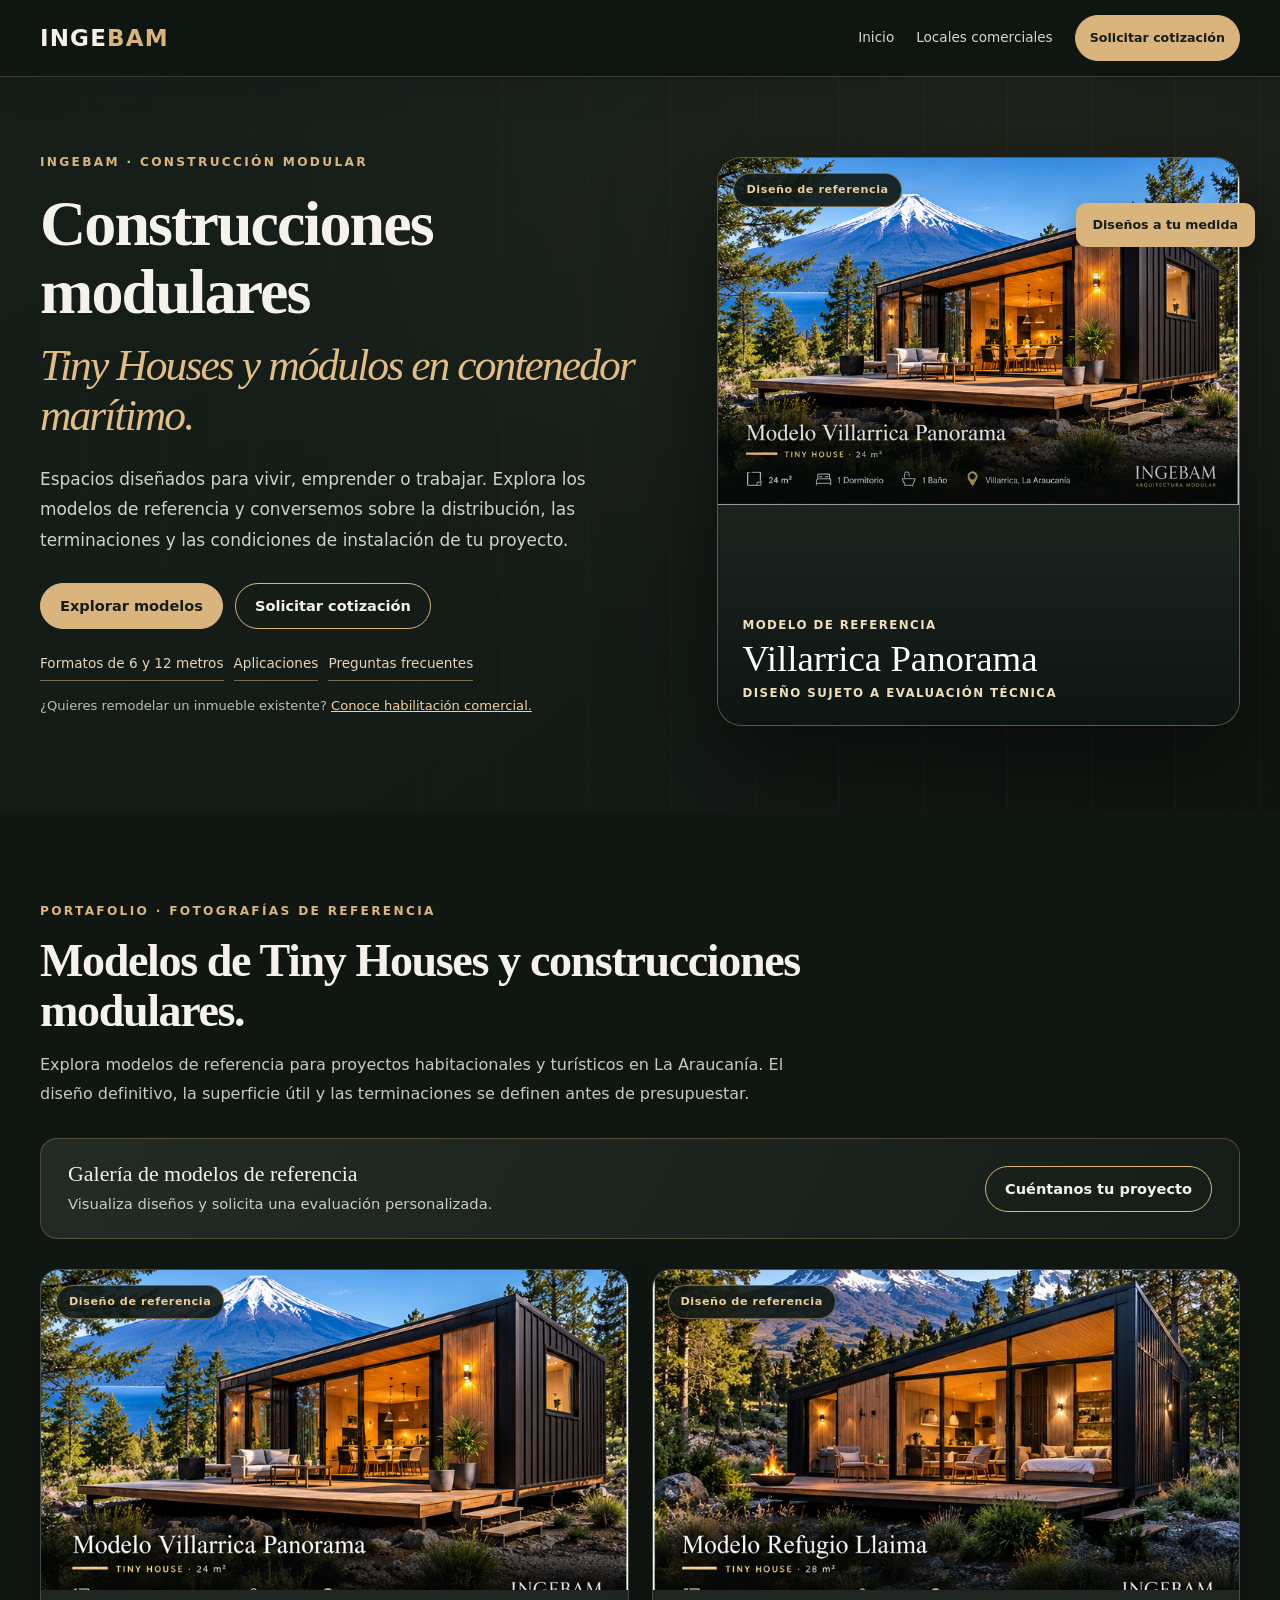
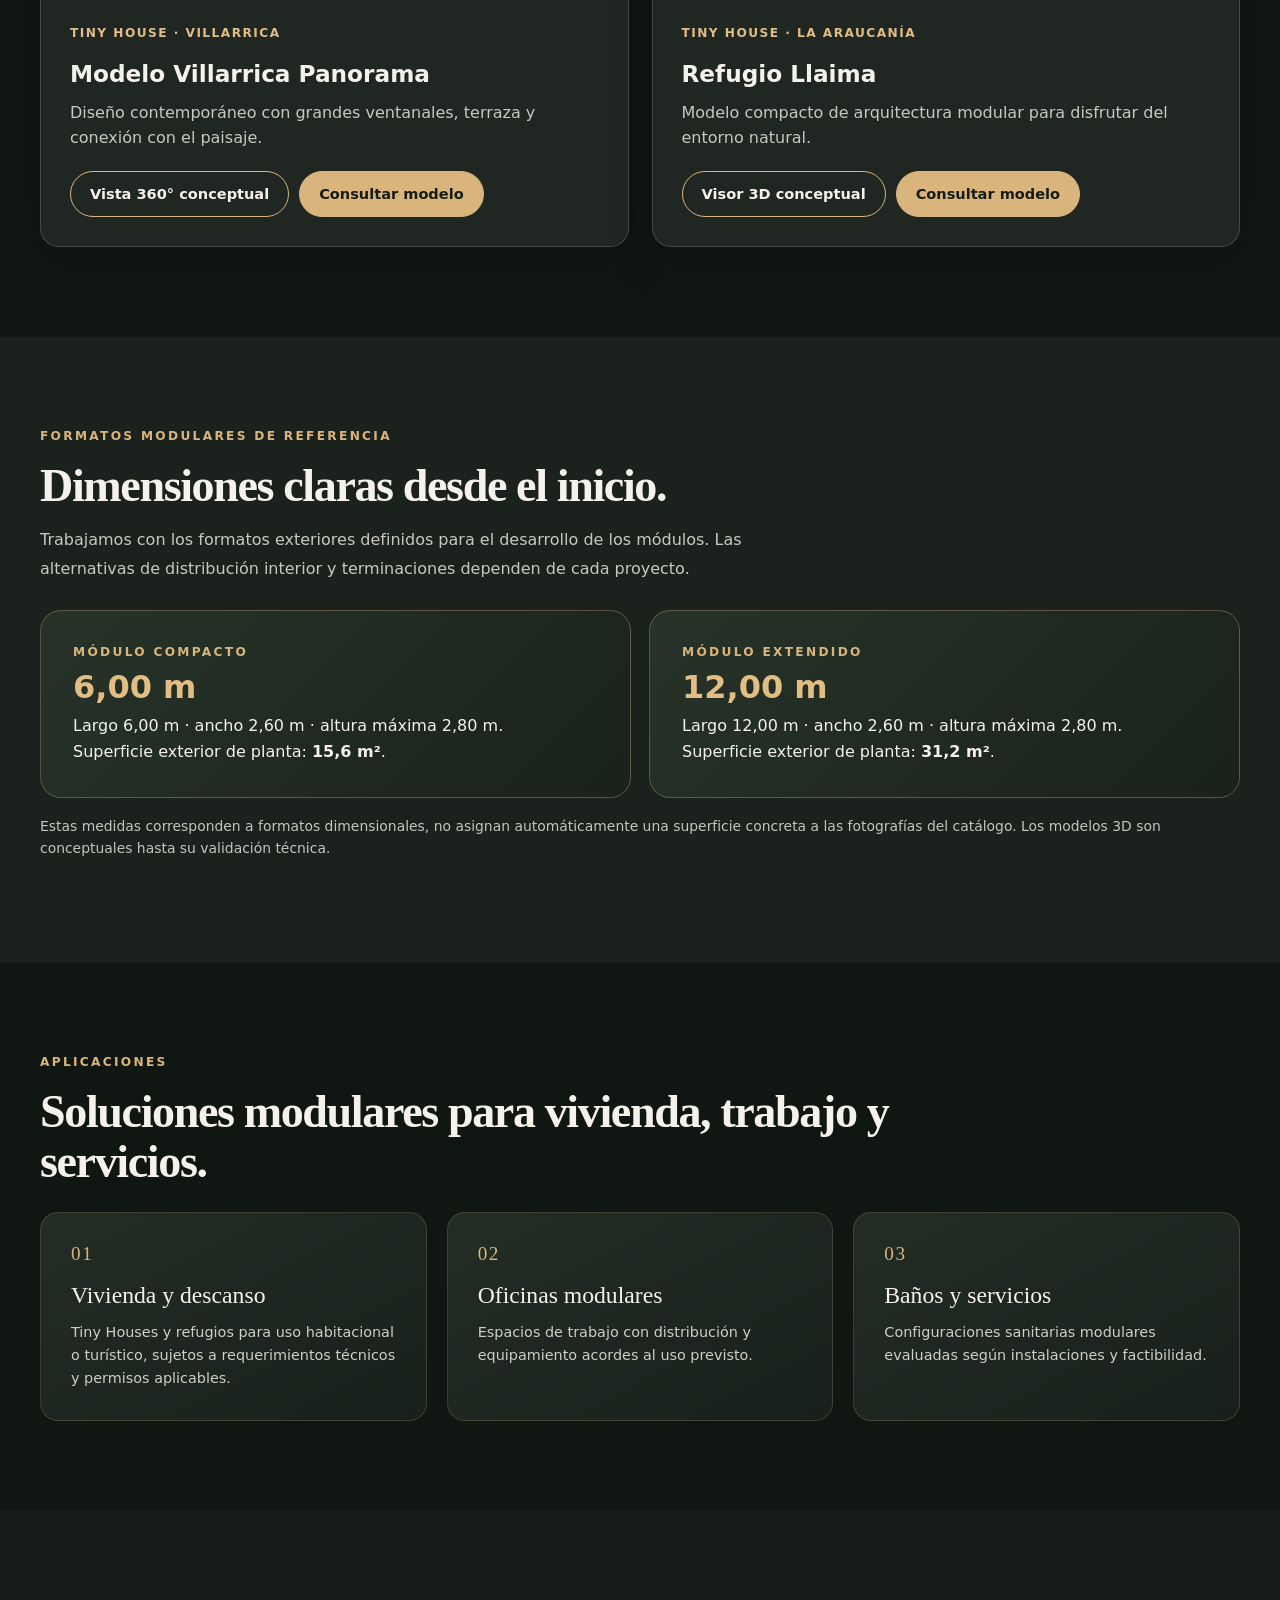
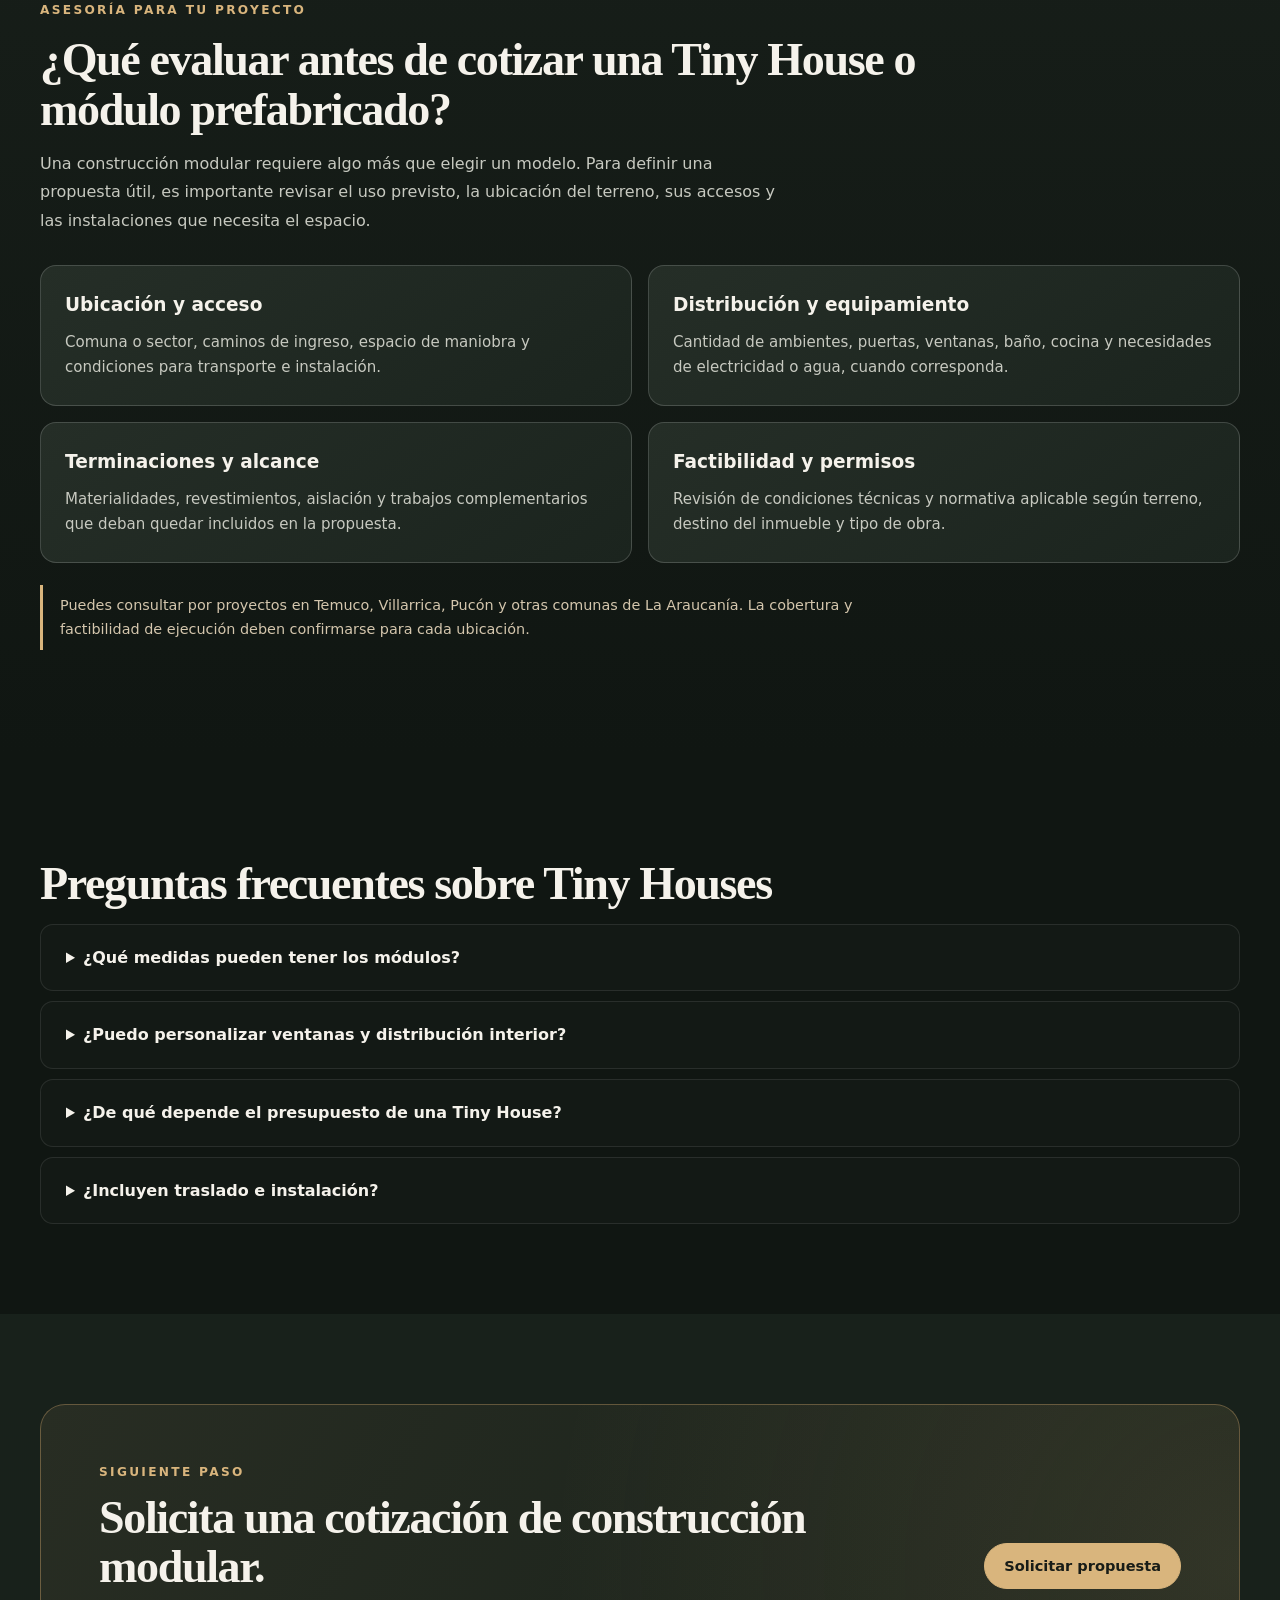
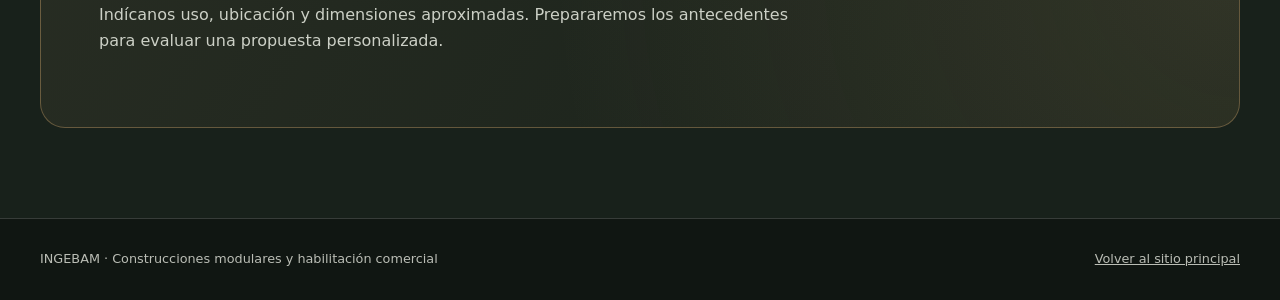
<file: tiny-houses.html>
<!DOCTYPE html>
<html lang="es-CL">
<head>
<meta charset="UTF-8">
<meta name="viewport" content="width=device-width, initial-scale=1">
<meta name="theme-color" content="#111915">
<meta name="description" content="Construcciones modulares y Tiny Houses en La Araucanía. Conoce diseños, formatos de 6 y 12 metros, oficinas y módulos sanitarios. Solicita tu cotización a INGEBAM.">
<title>Construcciones modulares y Tiny Houses en La Araucanía | INGEBAM</title>
<link rel="canonical" href="https://man-nuel-b.github.io/construccion/tiny-houses.html">
<meta property="og:type" content="website">
<meta property="og:title" content="Tiny Houses y construcciones modulares | INGEBAM">
<meta property="og:description" content="Modelos modulares y Tiny Houses: conoce diseños, dimensiones y alternativas para tu proyecto.">
<meta property="og:url" content="https://man-nuel-b.github.io/construccion/tiny-houses.html">
<meta name="robots" content="index,follow,max-image-preview:large">
<meta property="og:locale" content="es_CL">
<meta property="og:image" content="https://man-nuel-b.github.io/construccion/imagenes/villarrica.png">
<meta name="twitter:card" content="summary_large_image">
<link rel="stylesheet" href="habilitacion-estilos.css">
<script type="application/ld+json">
{"@context":"https://schema.org","@graph":[{"@type":"WebPage","@id":"https://man-nuel-b.github.io/construccion/tiny-houses.html#webpage","url":"https://man-nuel-b.github.io/construccion/tiny-houses.html","name":"Tiny Houses y construcciones modulares","description":"Diseños modulares INGEBAM, modelos de referencia y formatos exteriores de 6 y 12 metros en La Araucanía.","inLanguage":"es-CL","isPartOf":{"@id":"https://man-nuel-b.github.io/construccion/#website"}},{"@type":"Service","@id":"https://man-nuel-b.github.io/construccion/tiny-houses.html#service","name":"Tiny Houses y construcciones modulares","description":"Diseños modulares INGEBAM, modelos de referencia y formatos exteriores de 6 y 12 metros en La Araucanía.","provider":{"@type":"Organization","name":"INGEBAM","url":"https://man-nuel-b.github.io/construccion/"},"areaServed":{"@type":"AdministrativeArea","name":"Región de La Araucanía, Chile"},"serviceType":"Tiny Houses y construcciones modulares"},{"@type":"BreadcrumbList","itemListElement":[{"@type":"ListItem","position":1,"name":"Inicio","item":"https://man-nuel-b.github.io/construccion/"},{"@type":"ListItem","position":2,"name":"Tiny Houses y construcciones modulares","item":"https://man-nuel-b.github.io/construccion/tiny-houses.html"}]}]}
</script>
<style>
.hero{background:radial-gradient(ellipse at 78% 20%,#77603f22,transparent 58%),linear-gradient(140deg,#1c2520,#101511)}
.model-grid{display:grid;grid-template-columns:repeat(2,minmax(0,1fr));gap:23px;margin-top:30px}
.model{background:#202722;border:1px solid #ffffff29;border-radius:19px;overflow:hidden}
.model img{display:block;width:100%;height:320px;object-fit:cover;background:#28342c;transition:transform .35s ease}
.model{transition:transform .2s,border-color .2s;box-shadow:0 20px 50px #0002}.model:hover{transform:translateY(-4px);border-color:#d9b57d80}.model:hover img{transform:scale(1.025)}.model-body{padding:29px}.model-body h3{font-size:1.45rem;margin-bottom:7px}.model-body p{color:#c7c9c0}
.model-meta{display:inline-block;font-size:.76rem;text-transform:uppercase;letter-spacing:.12em;color:#dfbc88;margin-bottom:12px;font-weight:800}
.model-actions{display:flex;flex-wrap:wrap;gap:10px;margin-top:20px}
.measure{display:grid;grid-template-columns:repeat(2,minmax(0,1fr));gap:18px;margin-top:26px}
.measure article{padding:32px;border:1px solid #d9b57d55;border-radius:21px;background:linear-gradient(135deg,#273329,#19211b)}
.measure strong{font-size:2rem;color:#e2bd84}.measure p{margin-bottom:0}
.note{font-size:.87rem;color:#bfc8be;margin-top:17px}
.section.alt{background:#1b221d}
@media(max-width:720px){.model-grid,.measure{grid-template-columns:1fr}.model img{height:235px}.top nav{gap:10px;font-size:.72rem;flex-wrap:wrap;justify-content:flex-end}.top nav .btn{padding:8px 10px}.hero{padding:76px 0 65px}.model-body{padding:19px}}
</style>
</head>
<body>
<header class="top">
 <div class="wrap header-inner">
  <a class="brand" href="./index.html" aria-label="INGEBAM — Inicio">INGE<span>BAM</span></a>
  <nav aria-label="Navegación principal">
   <a href="./index.html">Inicio</a>
   <a href="./habilitacion-comercial.html">Locales comerciales</a>
   <a class="btn small" href="./index.html?servicio=modular#cotizador">Solicitar cotización</a>
  </nav>
 </div>
</header>
<main>
<section class="hero">
 <div class="wrap hero-layout">
  <div class="hero-copy">
   <div class="eyebrow">INGEBAM · Construcción modular</div>
   <h1>Construcciones modulares<br><em>Tiny Houses y módulos en contenedor marítimo.</em></h1>
   <p class="lead">Espacios diseñados para vivir, emprender o trabajar. Explora los modelos de referencia y conversemos sobre la distribución, las terminaciones y las condiciones de instalación de tu proyecto.</p>
   <div class="actions"><a class="btn primary" href="#modelos">Explorar modelos</a><a class="btn secondary" href="./index.html?servicio=modular#cotizador">Solicitar cotización</a></div>
   <div class="service-jump"><a href="#medidas">Formatos de 6 y 12 metros</a><a href="#usos">Aplicaciones</a><a href="#preguntas-frecuentes">Preguntas frecuentes</a></div>
   <p class="micro">¿Quieres remodelar un inmueble existente? <a href="./habilitacion-comercial.html">Conoce habilitación comercial.</a></p>
  </div>
  <div class="hero-visual">
   <figure class="hero-photo"><div class="model-image"><img src="imagenes/villarrica.png" alt="Diseño de referencia de construcción modular Villarrica Panorama" fetchpriority="high"><span class="model-image-tag">Diseño de referencia</span></div><figcaption class="visual-label"><span>Modelo de referencia</span><strong>Villarrica Panorama</strong><small>Diseño sujeto a evaluación técnica</small></figcaption></figure>
   <div class="visual-side-note">Diseños a tu medida</div>
  </div>
 </div>
</section>
<section class="section" id="modelos">
 <div class="wrap">
  <div class="eyebrow">Portafolio · Fotografías de referencia</div>
  <h2>Modelos de Tiny Houses y construcciones modulares.</h2>
  <p class="desc">Explora modelos de referencia para proyectos habitacionales y turísticos en La Araucanía. El diseño definitivo, la superficie útil y las terminaciones se definen antes de presupuestar.</p>
  <div class="portfolio-intro"><div><strong>Galería de modelos de referencia</strong><span>Visualiza diseños y solicita una evaluación personalizada.</span></div><a href="./index.html?servicio=modular#cotizador" class="btn secondary">Cuéntanos tu proyecto</a></div>
  <div class="model-grid" id="modelos-dinamicos">
   <article class="model" data-kind="tiny">
    <div class="model-image"><img src="imagenes/villarrica.png" alt="Modelo modular Villarrica Panorama de INGEBAM" loading="lazy"><span class="model-image-tag">Diseño de referencia</span></div>
    <div class="model-body"><span class="model-meta">Tiny House · Modelo piloto</span><h3>Villarrica Panorama</h3><p>Diseño contemporáneo con ventanales amplios y conexión visual con el entorno. Configuración por definir según el proyecto.</p><div class="model-actions"><a class="btn secondary" href="./visor-3d.html">Explorar visor 3D conceptual</a><a class="btn primary" href="./index.html?servicio=modular#cotizador">Consultar modelo</a></div></div>
   </article>
   <article class="model" data-kind="tiny">
    <div class="model-image"><img src="imagenes/tiny-house-2.jpg" alt="Modelo modular Refugio Llaima de INGEBAM" loading="lazy"><span class="model-image-tag">Diseño de referencia</span></div>
    <div class="model-body"><span class="model-meta">Tiny House · Modelo piloto</span><h3>Refugio Llaima</h3><p>Refugio de expresión modular pensado para entornos naturales. El equipamiento y las dimensiones se ajustan en la etapa de diseño.</p><div class="model-actions"><a class="btn secondary" href="./visor-3d.html">Explorar visor 3D conceptual</a><a class="btn primary" href="./index.html?servicio=modular#cotizador">Consultar modelo</a></div></div>
   </article>
  </div>
 </div>
</section>
<section class="section alt" id="medidas">
 <div class="wrap">
  <div class="eyebrow">Formatos modulares de referencia</div><h2>Dimensiones claras desde el inicio.</h2>
  <p class="desc">Trabajamos con los formatos exteriores definidos para el desarrollo de los módulos. Las alternativas de distribución interior y terminaciones dependen de cada proyecto.</p>
  <div class="measure">
   <article><div class="eyebrow">Módulo compacto</div><strong>6,00 m</strong><p>Largo 6,00 m · ancho 2,60 m · altura máxima 2,80 m.</p><p>Superficie exterior de planta: <b>15,6 m²</b>.</p></article>
   <article><div class="eyebrow">Módulo extendido</div><strong>12,00 m</strong><p>Largo 12,00 m · ancho 2,60 m · altura máxima 2,80 m.</p><p>Superficie exterior de planta: <b>31,2 m²</b>.</p></article>
  </div>
  <p class="note">Estas medidas corresponden a formatos dimensionales, no asignan automáticamente una superficie concreta a las fotografías del catálogo. Los modelos 3D son conceptuales hasta su validación técnica.</p>
 </div>
</section>
<section class="section" id="usos">
 <div class="wrap"><div class="eyebrow">Aplicaciones</div><h2>Soluciones modulares para vivienda, trabajo y servicios.</h2>
 <div class="cards">
  <article class="card"><div class="number">01</div><h3>Vivienda y descanso</h3><p>Tiny Houses y refugios para uso habitacional o turístico, sujetos a requerimientos técnicos y permisos aplicables.</p></article>
  <article class="card"><div class="number">02</div><h3>Oficinas modulares</h3><p>Espacios de trabajo con distribución y equipamiento acordes al uso previsto.</p></article>
  <article class="card"><div class="number">03</div><h3>Baños y servicios</h3><p>Configuraciones sanitarias modulares evaluadas según instalaciones y factibilidad.</p></article>
 </div></div>
</section>
<section class="section seo-info" id="proyecto-modular">
 <div class="wrap">
  <div class="eyebrow">Asesoría para tu proyecto</div>
  <h2>¿Qué evaluar antes de cotizar una Tiny House o módulo prefabricado?</h2>
  <p class="desc">Una construcción modular requiere algo más que elegir un modelo. Para definir una propuesta útil, es importante revisar el uso previsto, la ubicación del terreno, sus accesos y las instalaciones que necesita el espacio.</p>
  <div class="seo-info-grid">
   <article><h3>Ubicación y acceso</h3><p>Comuna o sector, caminos de ingreso, espacio de maniobra y condiciones para transporte e instalación.</p></article>
   <article><h3>Distribución y equipamiento</h3><p>Cantidad de ambientes, puertas, ventanas, baño, cocina y necesidades de electricidad o agua, cuando corresponda.</p></article>
   <article><h3>Terminaciones y alcance</h3><p>Materialidades, revestimientos, aislación y trabajos complementarios que deban quedar incluidos en la propuesta.</p></article>
   <article><h3>Factibilidad y permisos</h3><p>Revisión de condiciones técnicas y normativa aplicable según terreno, destino del inmueble y tipo de obra.</p></article>
  </div>
  <p class="seo-local-note">Puedes consultar por proyectos en Temuco, Villarrica, Pucón y otras comunas de La Araucanía. La cobertura y factibilidad de ejecución deben confirmarse para cada ubicación.</p>
 </div>
</section>
<section class="section faq" id="preguntas-frecuentes"><div class="wrap">
<h2>Preguntas frecuentes sobre Tiny Houses</h2>
<details><summary>¿Qué medidas pueden tener los módulos?</summary><p>Los formatos exteriores de referencia son de 6,00 o 12,00 metros de largo, 2,60 metros de ancho y hasta 2,80 metros de alto. La configuración final se valida técnicamente.</p></details>
<details><summary>¿Puedo personalizar ventanas y distribución interior?</summary><p>Podemos evaluar la ubicación de ventanas, puertas, distribución interior y terminaciones según el uso y las condiciones del proyecto.</p></details>
<details><summary>¿De qué depende el presupuesto de una Tiny House?</summary><p>Influyen las dimensiones, distribución, terminaciones, equipamiento, especialidades, traslado, instalación y condiciones del terreno. Por eso cada propuesta requiere antecedentes del proyecto.</p></details>
<details><summary>¿Incluyen traslado e instalación?</summary><p>El traslado, las condiciones de acceso y la instalación se definen en cada propuesta luego de conocer el terreno y la ubicación.</p></details>
</div></section>
<section class="section contrast">
 <div class="wrap"><div class="callout"><div><div class="eyebrow">Siguiente paso</div><h2>Solicita una cotización de construcción modular.</h2><p>Indícanos uso, ubicación y dimensiones aproximadas. Prepararemos los antecedentes para evaluar una propuesta personalizada.</p></div><a class="btn primary" href="./index.html?servicio=modular#cotizador">Solicitar propuesta</a></div></div>
</section>
</main>
<footer><div class="wrap foot"><span>INGEBAM · Construcciones modulares y habilitación comercial</span><a href="./index.html">Volver al sitio principal</a></div></footer>
<script>
/* Mantiene este catálogo sincronizado con data/modelos.json, editado desde el panel. */
(function(){
 const grid=document.getElementById('modelos-dinamicos');
 const names={tiny:'Tiny House',oficina:'Oficina modular',banos:'Baños modulares',comercial:'Módulo comercial nuevo'};
 const safePath=value=>{
  const s=String(value||'').trim();
  if(!s||s.startsWith('/')||s.includes('..')||/^(?:[a-z]+:|\\)/i.test(s)||/[<>"']/.test(s))return '';
  return './'+s.replace(/^\.\//,'');
 };
 fetch('./data/modelos.json',{cache:'no-store'}).then(r=>{if(!r.ok)throw Error('No disponible');return r.json();}).then(items=>{
  if(!Array.isArray(items))return;
  const models=items.filter(m=>m&&m.publicado!==false&&['tiny','oficina','banos'].includes(m.tipo)&&m.nombre);
  if(!models.length)return;
  grid.replaceChildren();
  models.forEach(m=>{
   const card=document.createElement('article');card.className='model';card.dataset.kind=m.tipo;
   const pic=safePath(m.imagen);
   if(pic){const media=document.createElement('div');media.className='model-image';const img=document.createElement('img');img.src=pic;img.alt='Modelo '+m.nombre+' de INGEBAM';img.loading='lazy';media.append(img);const tag=document.createElement('span');tag.className='model-image-tag';tag.textContent='Diseño de referencia';media.append(tag);card.append(media);}
   const body=document.createElement('div');body.className='model-body';
   const meta=document.createElement('span');meta.className='model-meta';meta.textContent=(names[m.tipo]||'Módulo')+(m.ubicacion?' · '+m.ubicacion:'');
   const title=document.createElement('h3');title.textContent=m.nombre;
   const desc=document.createElement('p');desc.textContent=m.descripcion||'Modelo de construcción modular con equipamiento y distribución por definir.';
   const actions=document.createElement('div');actions.className='model-actions';
   const panorama=safePath(m.panorama);
   if(panorama){const tour=document.createElement('a');tour.className='btn secondary';tour.textContent='Vista 360° conceptual';tour.href='./tour-360.html?imagen='+encodeURIComponent(panorama)+'&modelo='+encodeURIComponent(m.nombre);actions.append(tour);}
   else{const viewer=document.createElement('a');viewer.className='btn secondary';viewer.textContent='Visor 3D conceptual';viewer.href='./visor-3d.html';actions.append(viewer);}
   const quote=document.createElement('a');quote.className='btn primary';quote.href='./index.html?servicio=modular#cotizador';quote.textContent='Consultar modelo';actions.append(quote);
   body.append(meta,title,desc,actions);card.append(body);grid.append(card);
  });
 }).catch(()=>{/* Se mantienen las fichas originales si la carga falla. */});
})();
</script>
</body>
</html>
</file>
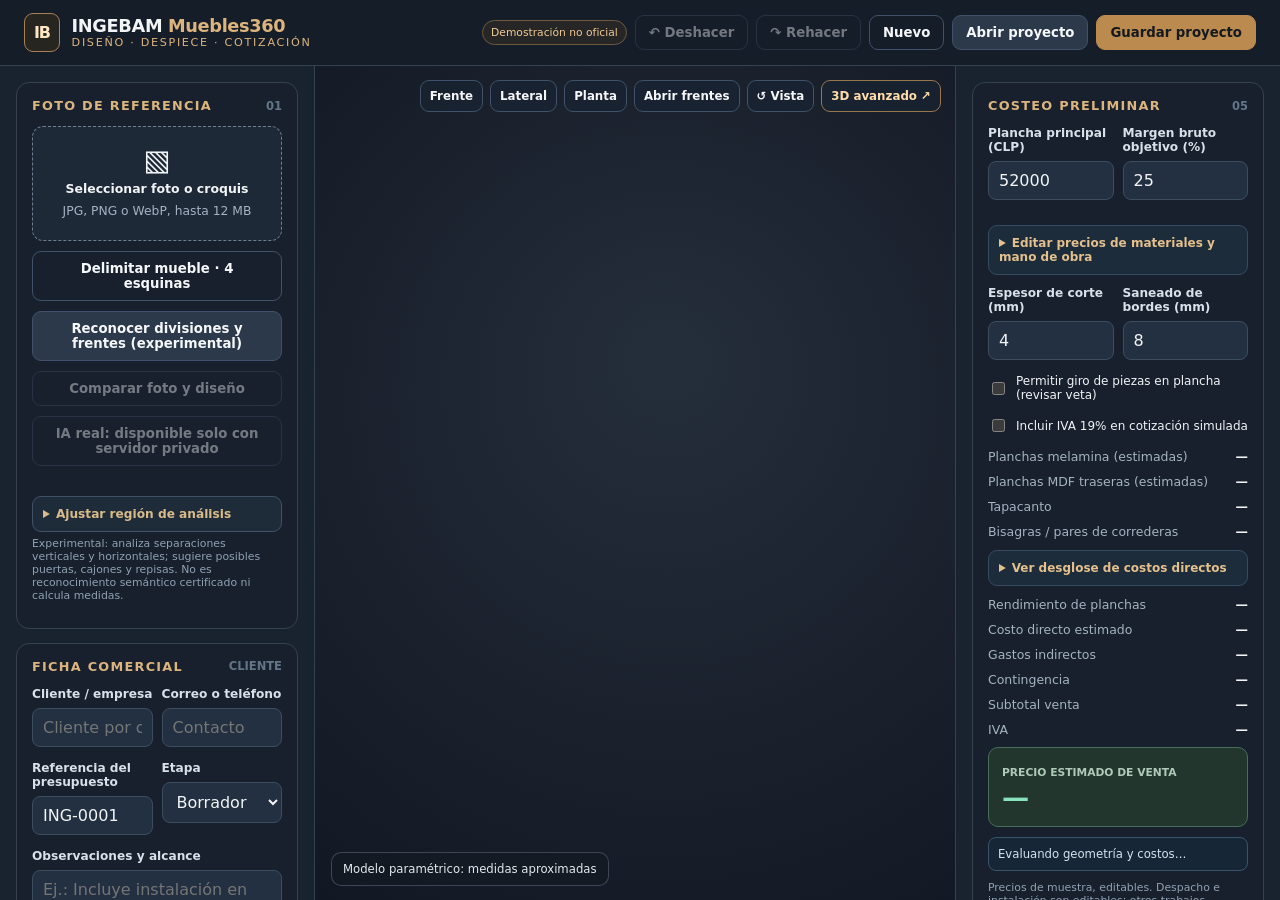
<file: muebles360/v35.html>
<!doctype html>
<html lang="es-CL"><head><meta charset="UTF-8"><meta name="viewport" content="width=device-width,initial-scale=1">
<title>INGEBAM Muebles360 V3.5 — Diseñador paramétrico, despiece y optimización</title>
<meta name="description" content="Prototipo INGEBAM de diseño de muebles a medida, referencia fotográfica, despiece preliminar y presupuestos."/>
<meta name="robots" content="noindex,nofollow"/>
<style>
:root{--bg:#111721;--card:#1d2633;--card2:#17202c;--line:#354150;--text:#f2f4f6;--muted:#a5b2c2;--gold:#dcb47e;--green:#5dccaf;--r:13px;font-family:Inter,'Segoe UI',system-ui,sans-serif;color-scheme:dark}
*{box-sizing:border-box}html,body{margin:0;min-height:100%;background:var(--bg);color:var(--text)}button,input,select,textarea{font:inherit}button{cursor:pointer}header{min-height:66px;padding:12px 24px;display:flex;align-items:center;justify-content:space-between;gap:12px;border-bottom:1px solid var(--line);background:#151d28;position:relative;z-index:5}.brand{display:flex;align-items:center;gap:12px}.brandmark{border:1px solid #a98055;background:#27251f;color:#ffe7c4;padding:9px;border-radius:9px;font-weight:900;letter-spacing:-.08em}.brand-name{font-size:1.11rem;font-weight:850;letter-spacing:-.02em}.brand-sub{font-size:.7rem;letter-spacing:.15em;text-transform:uppercase;color:var(--gold)}.header-actions{display:flex;align-items:center;gap:8px;flex-wrap:wrap}
button,.btn{background:#2b394b;border:1px solid #405169;color:#f5f7fa;border-radius:9px;padding:9px 13px;font-weight:650;font-size:.83rem}button:hover{background:#384b63}button:focus-visible,input:focus-visible,select:focus-visible{outline:2px solid var(--gold);outline-offset:2px}.primary{background:#bb8a4e;border-color:#bb8a4e;color:#151920}.primary:hover{background:#d2a66b}.quiet{background:transparent}.badge{font-size:.67rem;border:1px solid #6d593d;background:#58422640;color:#f1c994;border-radius:99px;padding:5px 8px;white-space:nowrap}
.workspace{display:grid;grid-template-columns:minmax(272px,315px) minmax(380px,1fr) minmax(288px,325px);height:calc(100vh - 66px);min-height:600px}.side{background:#192330;padding:16px;overflow:auto;display:flex;flex-direction:column;gap:14px}.side.left{border-right:1px solid var(--line)}.side.right{border-left:1px solid var(--line)}.panel{background:var(--card2);border:1px solid var(--line);border-radius:var(--r);padding:15px}.section-head{display:flex;align-items:center;justify-content:space-between;gap:6px;margin:0 0 13px}.section-head h2{font-size:.80rem;font-weight:800;letter-spacing:.1em;text-transform:uppercase;color:var(--gold);margin:0}.section-num{color:#637588;font-size:.72rem;font-weight:800}.muted{color:var(--muted);font-size:.77rem;line-height:1.45;margin:7px 0 0}.input-label{display:block;font-weight:650;font-size:.76rem;margin-bottom:7px;color:#d8e0e9}.input-row{margin-bottom:14px}.input-row:last-child{margin-bottom:0}input[type=number],input[type=text],select,textarea{border:1px solid #3d4d60;background:#233041;color:var(--text);padding:9px 10px;border-radius:8px;width:100%;min-width:0}input[type=range]{width:100%;accent-color:#d7a96d}.two{display:grid;grid-template-columns:repeat(2,minmax(0,1fr));gap:9px}.hint{font-size:.68rem;color:#90a1b3;margin-top:5px}.drop{display:block;border:1.5px dashed #6e7f91;border-radius:11px;padding:19px 10px;text-align:center;cursor:pointer;background:#25314288}.drop:hover{border-color:var(--gold)}.drop input{display:none}.drop .big{font-size:1.8rem;line-height:1}.drop .name{font-size:.78rem;font-weight:700;margin-top:6px}.drop img{max-height:135px;max-width:100%;object-fit:contain;margin:7px auto 0;display:none}.drop.loaded img{display:block}.drop.loaded .big{display:none}.action-full{width:100%;margin-top:10px}.swatches{display:flex;gap:9px}.swatch{border:2px solid transparent;width:47px;height:43px;border-radius:9px;padding:0;position:relative}.swatch.on{outline:2px solid var(--gold);outline-offset:2px}.swatch:after{content:attr(title);position:absolute;top:42px;left:0;font-size:.6rem;color:var(--muted);white-space:nowrap}.swatchbar{padding-bottom:22px}.module-row{display:flex;gap:8px;flex-wrap:wrap}.module-pill{font-size:.74rem;padding:7px 10px}.module-pill.active{background:#a77944;color:#11161f;border-color:#cda367}.viewport{position:relative;min-height:380px;background:#151b24;overflow:hidden}.viewport canvas{display:block;width:100%;height:100%;touch-action:none}.viewport .float{position:absolute;left:16px;bottom:14px;background:#131b24d9;border:1px solid #536071a3;border-radius:10px;padding:9px 11px;font-size:.73rem;color:#e3e8ed;pointer-events:none;max-width:calc(100% - 32px)}.viewer-tools{position:absolute;right:14px;top:14px;display:flex;gap:7px}.viewer-tools button{background:#182331d9}.selected{position:absolute;right:14px;bottom:14px;border:1px solid #c49a56;background:#21262ee8;border-radius:8px;padding:8px 10px;font-size:.73rem;max-width:220px}.selected strong{color:var(--gold)}.line{display:flex;justify-content:space-between;gap:9px;margin:10px 0;font-size:.78rem}.line span{color:var(--muted)}.line strong{font-variant-numeric:tabular-nums;text-align:right}.totalbox{background:#22362e;border:1px solid #476e5a;border-radius:10px;padding:13px;margin:10px 0}.totalbox small{color:#afc9b8;text-transform:uppercase;font-weight:650;font-size:.67rem}.totalbox strong{display:block;color:#88e2bb;font-size:1.7rem;margin-top:2px;font-variant-numeric:tabular-nums}.tablewrap{overflow:auto;max-height:240px;border:1px solid var(--line);border-radius:8px}table{border-collapse:collapse;width:100%;font-size:.69rem}th,td{padding:8px 5px;text-align:left;border-bottom:1px solid #344357}thead{position:sticky;top:0;background:#233041}th{color:#e1bf8c}td{color:#d0d8e2}.alert{margin-top:12px;padding:10px;background:#493b2538;border:1px solid #866238;border-radius:8px;color:#f0cc99;font-size:.73rem;line-height:1.4}.alert p{margin:4px 0}.exports{display:grid;grid-template-columns:1fr 1fr;gap:8px}.exports button{padding:9px 4px;font-size:.73rem}.foot-note{font-size:.68rem;color:#8293a6;padding:3px 4px 18px}.status{font-size:.73rem;line-height:1.45;min-height:22px;color:#e0bd84}
@media(max-width:1150px){.workspace{grid-template-columns:270px minmax(330px,1fr)}.side.right{grid-column:1 / -1;border-top:1px solid var(--line);border-left:0;display:grid;grid-template-columns:1fr 1fr;align-content:start}.workspace{height:auto}.viewport{min-height:620px}.side.left{height:620px}.side.right .foot-note{grid-column:1 / -1}}
@media(max-width:700px){header{padding:11px 13px}.brand-name{font-size:.94rem}.brand-sub{font-size:.6rem}.badge{display:none}.workspace{display:flex;flex-direction:column}.viewport{order:0;height:390px;min-height:390px}.side.left{order:1;height:auto;border-right:0}.side.right{order:2;display:flex;border-left:0}.side{padding:12px}.header-actions button{font-size:.72rem;padding:8px}.panel{padding:13px}}
button:disabled{opacity:.42;cursor:not-allowed}textarea{resize:vertical;min-height:75px}#exportQuote{margin-bottom:6px}@media print{header,.side.left,.viewer-tools,.drop,.exports{display:none!important}.workspace{display:block;height:auto}.side.right{display:block!important}.viewport{height:370px}.panel{break-inside:avoid}}

/* Muebles360 V2 — paneles adicionales */
.price-details{background:#1d2c3b;border:1px solid #354b62;border-radius:9px;padding:10px;margin:11px 0}.price-details summary{cursor:pointer;font-size:.75rem;font-weight:700;color:#e4c08d}.price-details .input-row{margin-bottom:8px}.price-details .input-label{font-size:.68rem}
.viewer-tools{left:14px;right:14px;flex-wrap:wrap;justify-content:flex-end;z-index:3}
.viewer-tools button{font-size:.74rem;padding:8px 9px}.viewer-tools .accent-view{border-color:#97754d;color:#ffdcaa}
.input-compact{margin-top:11px}.field-note{font-size:.68rem;color:#91a7be;margin:4px 0 10px}.small-actions{display:flex;gap:7px;flex-wrap:wrap}
.small-actions button{padding:8px 10px;font-size:.73rem}.status-line{border:1px solid #38546b;background:#162636;border-radius:8px;padding:9px;color:#d4e2ee;font-size:.73rem;margin-bottom:10px}
.sheet-meta{font-size:.72rem;color:#a9bacb;margin-bottom:10px}.sheet-previews{display:grid;gap:9px;max-height:355px;overflow:auto}
.sheet-preview{border:1px solid #405268;background:#0e1722;border-radius:10px;padding:8px;display:block;width:100%;text-align:left;cursor:pointer}
.sheet-preview:hover{border-color:#d5aa6e}.sheet-preview svg{width:100%;height:auto;max-height:175px;display:block;background:#edf1f5;border-radius:4px}
.sheet-preview strong{font-size:.73rem;color:#e7eff6}.sheet-preview em{font-size:.67rem;color:#aab6c6;font-style:normal}
[data-mode='3d'] #viewer{display:none}
.webgl-canvas{position:absolute;inset:0;z-index:0;outline:0}
.desktop-note{display:block}.file-picker{position:relative}.file-picker input{position:absolute;width:1px;height:1px;opacity:0;pointer-events:none}
@media(max-width:700px){.viewer-tools{top:7px;left:7px;right:7px;gap:4px}.viewer-tools button{font-size:.67rem;padding:6px 7px}.selected{bottom:62px;max-width:185px}.viewport .float{font-size:.66rem;bottom:8px}.header-actions{gap:6px}}

/* Vista de contraste para validar la semejanza de la referencia. */
dialog.photo-compare{background:#141d2a;color:#edf2f8;border:1px solid #5a6a79;border-radius:14px;width:min(1100px,95vw);max-height:94vh;padding:20px;box-shadow:0 20px 80px #000a}
dialog.photo-compare::backdrop{background:#000b;backdrop-filter:blur(3px)}
.compare-header{display:flex;justify-content:space-between;gap:14px;align-items:center;margin-bottom:14px}
.compare-header h2{margin:0;font-size:1.1rem}
.compare-grid{display:grid;grid-template-columns:1fr 1fr;gap:14px}
.compare-grid figure{margin:0;border:1px solid #465365;background:#253043;border-radius:10px;padding:10px;min-width:0}
.compare-grid figcaption{margin-bottom:9px;color:#e8c290;font-size:.81rem;font-weight:700}
.compare-grid img,.compare-grid svg{display:block;max-width:100%;width:100%;height:55vh;object-fit:contain;background:#e5e9ee;border-radius:6px}
.compare-note{color:#bccad9;font-size:.8rem;line-height:1.5;margin-top:14px}
@media(max-width:780px){.compare-grid{grid-template-columns:1fr}.compare-grid img,.compare-grid svg{height:30vh}dialog.photo-compare{padding:12px}}
@media print{.sheet-previews{max-height:none}.sheet-preview{break-inside:avoid}}

/* V3.2: revisión visual de propuestas fotográficas */
.vision-roi{background:#1e2b39;border:1px solid #405268;border-radius:9px;padding:10px;margin-top:8px}
.vision-roi summary{font-size:.76rem;font-weight:700;cursor:pointer;color:#d9bb89}
.vision-review{background:#172b34;border:1px solid #5a826e;border-radius:11px;padding:12px;margin-top:12px}
.vision-review[hidden]{display:none!important}
.vision-title{font-size:.8rem;color:#add6b2}
#visionOverlay{width:100%;height:auto;max-height:none;background:#202c38;border-radius:8px;margin:10px 0;border:1px solid #54717b;touch-action:none;cursor:ew-resize} #visionOverlay:focus-visible{outline:2px solid #f5c475}
.vision-results{display:grid;gap:8px;margin:10px 0;max-height:290px;overflow:auto}
.vision-result{border:1px solid #465766;border-radius:7px;padding:9px;background:#21313c}
.vision-result strong{font-size:.76rem}
.vision-result small{font-size:.65rem;color:#b8c8d2}
.vision-result .two{margin-top:7px}
.vision-result label{font-size:.67rem;color:#b8c8d2}
.vision-result select,.vision-result input{padding:6px;font-size:.73rem}

/* V3.3: delimitación de un mueble y corrección manual de perspectiva. */
.corner-picker{margin:11px 0;padding:10px;border:1px solid #53647b;border-radius:10px;background:#182533}
.corner-picker[hidden]{display:none!important}
#cornerCanvas{width:100%;height:auto;object-fit:contain;display:block;touch-action:none;cursor:crosshair;border-radius:7px;background:#111923}
.corner-picker .hint{margin-bottom:7px}.corner-actions{display:flex;gap:7px;margin-top:8px;flex-wrap:wrap}
.corner-actions button{font-size:.71rem;padding:6px 8px}.vision-result .ratio{margin-top:7px}
</style></head>
<body>
<header><div class="brand"><span class="brandmark">IB</span><div><div class="brand-name">INGEBAM <span style="color:#dcb47e">Muebles360</span></div><div class="brand-sub">Diseño · Despiece · Cotización</div></div></div><div class="header-actions"><span class="badge">Demostración no oficial</span><button id="undoChange" class="quiet" title="Deshacer edición" disabled>↶ Deshacer</button><button id="redoChange" class="quiet" title="Rehacer edición" disabled>↷ Rehacer</button><button id="newProject" class="quiet">Nuevo</button><label class="btn file-picker" for="loadProject">Abrir proyecto<input id="loadProject" type="file" accept="application/json,.json"></label><button id="saveProject" class="primary">Guardar proyecto</button></div></header>
<div class="workspace">
<aside class="side left">
 <section class="panel"><div class="section-head"><h2>Foto de referencia</h2><span class="section-num">01</span></div><label class="drop" id="drop"><input id="photo" type="file" accept="image/png,image/jpeg,image/webp"><div class="big">▧</div><div class="name" id="filename">Seleccionar foto o croquis</div><p class="muted">JPG, PNG o WebP, hasta 12 MB</p><img id="preview" alt="Fotografía de referencia seleccionada"></label><button id="chooseCorners" class="action-full quiet" type="button">Delimitar mueble · 4 esquinas</button>
 <div id="cornerPicker" class="corner-picker" hidden>
  <p class="hint" id="cornerStatus">Selecciona 4 puntos en orden: superior izquierda, superior derecha, inferior derecha, inferior izquierda.</p>
  <canvas id="cornerCanvas" aria-label="Fotografía: marca las cuatro esquinas del mueble"></canvas>
  <div class="corner-actions"><button id="undoCorner" type="button">Quitar última esquina</button><button id="resetCorners" type="button">Limpiar selección</button></div>
  <p class="hint">Se recortará solo el mueble delimitado y se corregirá su perspectiva aproximada antes del análisis local. No mide dimensiones reales.</p>
 </div>
 <button id="analyze" class="action-full">Reconocer divisiones y frentes (experimental)</button><button id="comparePhoto" class="action-full quiet" disabled>Comparar foto y diseño</button><button id="analyzeAI" class="action-full quiet" disabled title="Requiere servidor privado con clave de IA; las fotos no se suben hasta pulsar el botón.">Analizar zona con IA real (requiere servidor)</button><div id="status" class="status" role="status" aria-live="polite"></div>
 <details class="vision-roi"><summary>Ajustar región de análisis</summary><div class="two" style="padding-top:10px">
 <label class="input-label">Izquierda (%)<input id="roiLeft" type="number" min="0" max="60" value="2"></label>
 <label class="input-label">Derecha (%)<input id="roiRight" type="number" min="40" max="100" value="98"></label>
 <label class="input-label">Arriba (%)<input id="roiTop" type="number" min="0" max="60" value="2"></label>
 <label class="input-label">Abajo (%)<input id="roiBottom" type="number" min="40" max="100" value="98"></label>
 </div><p class="hint">Ajusta esta región del área delimitada, o de la fotografía completa si no marcas esquinas.</p></details>
 <div id="visionReviewPanel" class="vision-review" hidden aria-label="Revisión de reconocimiento fotográfico">
 <strong class="vision-title">Revisión antes de modificar el diseño</strong>
 <p class="hint" id="visionDescription"></p>
 <p class="hint" id="guideHelp">Arrastra los puntos amarillos ↔ sobre la fotografía para alinear las divisiones entre módulos. Las medidas son proporciones visuales.</p><canvas id="visionOverlay" aria-label="Imagen con divisiones detectadas; arrastra los puntos amarillos para ajustar anchos"></canvas>
 <label class="input-label" for="visionCategory">Categoría propuesta</label>
 <select id="visionCategory"><option value="cocina">Cocina</option><option value="closet">Clóset</option><option value="vanitorio">Vanitorio</option></select>
 <div id="visionResults" class="vision-results"></div>
 <div class="small-actions"><button class="primary" id="applyVision">Aplicar diseño revisado</button><button id="discardVision">Descartar</button></div>
 <p class="hint">Propuestas por contraste: puertas, repisas y cajones pueden confundirse con vetas o sombras. No se infieren medidas reales.</p>
 </div><p class="hint">Experimental: analiza separaciones verticales y horizontales; sugiere posibles puertas, cajones y repisas. No es reconocimiento semántico certificado ni calcula medidas.</p></section>
 <section class="panel"><div class="section-head"><h2>Ficha comercial</h2><span class="section-num">CLIENTE</span></div>
 <div class="two"><div class="input-row"><label class="input-label" for="clientName">Cliente / empresa</label><input id="clientName" type="text" maxlength="120" placeholder="Cliente por confirmar"></div><div class="input-row"><label class="input-label" for="clientContact">Correo o teléfono</label><input id="clientContact" type="text" maxlength="140" placeholder="Contacto"></div></div>
 <div class="two"><div class="input-row"><label class="input-label" for="quoteRef">Referencia del presupuesto</label><input id="quoteRef" type="text" maxlength="60" value="ING-0001"></div><div class="input-row"><label class="input-label" for="projectStage">Etapa</label><select id="projectStage"><option value="Borrador">Borrador</option><option value="Enviado">Enviado</option><option value="Aprobado">Aprobado</option><option value="Fabricación">Fabricación</option><option value="Instalado">Instalado</option></select></div></div>
 <div class="input-row"><label class="input-label" for="projectNotes">Observaciones y alcance</label><textarea id="projectNotes" maxlength="1200" rows="3" placeholder="Ej.: Incluye instalación en Temuco; cubierta sujeta a medición."></textarea></div>
 <button id="exportQuote" class="action-full primary">Descargar presupuesto imprimible</button><p class="hint">Se genera un HTML autónomo para imprimir o guardar como PDF. No se envía a ningún cliente automáticamente.</p></section>
 <section class="panel"><div class="section-head"><h2>Tipo y dimensiones</h2><span class="section-num">02</span></div><div class="input-row"><label class="input-label" for="projectName">Nombre del proyecto</label><input id="projectName" type="text" maxlength="80" value="Proyecto demostrativo" placeholder="Ej.: Cocina departamento Villarrica"></div><div class="input-row"><label class="input-label" for="category">Tipo de mueble</label><select id="category"><option value="cocina">Mueble de cocina</option><option value="closet">Clóset / ropero</option><option value="vanitorio">Vanitorio</option></select></div><div class="two"><div class="input-row"><label class="input-label" for="width">Ancho (mm)</label><input id="width" type="number" min="600" max="3600" step="10" value="1800"></div><div class="input-row"><label class="input-label" for="height">Alto (mm)</label><input id="height" type="number" min="500" max="2600" step="10" value="850"></div></div><div class="two"><div class="input-row"><label class="input-label" for="depth">Profundidad (mm)</label><input id="depth" type="number" min="350" max="750" step="10" value="600"></div><div class="input-row"><label class="input-label" for="thickness">Tablero</label><select id="thickness"><option value="18" selected>18 mm</option><option value="15">15 mm</option></select></div></div><div class="two"><div class="input-row"><label class="input-label" for="modules">Nº de módulos</label><input id="modules" type="number" min="1" max="6" step="1" value="3"></div><div class="input-row"><label class="input-label" for="baseType">Apoyo</label><select id="baseType"><option value="zocalo" selected>Zócalo 100 mm</option><option value="patas">Patas 120 mm</option><option value="suspendido">Suspendido</option></select></div></div><div class="two"><div class="input-row"><label class="input-label" for="shelves">Repisas por cuerpo</label><input id="shelves" type="number" min="0" max="5" step="1" value="1"></div><div class="input-row"><label class="input-label" for="drawers">Cajones por cajonera</label><input id="drawers" type="number" min="1" max="5" step="1" value="3"></div></div></section>
 <section class="panel"><div class="section-head"><h2>Distribución modular</h2><span class="section-num">03</span></div><p class="muted" style="margin-bottom:12px">Selecciona un cuerpo para modificar su frente.</p><div id="moduleButtons" class="module-row"></div><div class="input-row" style="margin-top:13px"><label class="input-label" for="moduleType">Frente del módulo seleccionado</label><select id="moduleType"><option value="puerta">Puerta abatible</option><option value="cajones">Cajonera</option><option value="abierto">Abierto / repisas</option><option value="mixto">Mixto: repisas arriba y cajones abajo</option></select></div>
<div class="two"><div class="input-row"><label class="input-label" for="moduleWidth">Ancho útil del módulo (mm)</label><input id="moduleWidth" type="number" min="260" max="3600" step="1" value="600"><p class="hint">Redistribuye espacio entre módulos.</p></div>
<div class="input-row"><label class="input-label" for="moduleDrawers">Cajones en este módulo</label><input id="moduleDrawers" type="number" min="1" max="5" step="1" value="3"></div></div>
<div class="input-row"><label class="input-label" for="moduleShelves">Repisas en este módulo</label><input id="moduleShelves" type="number" min="0" max="5" step="1" value="1"></div><div class="input-row"><label class="input-label" for="moduleMixPct">Altura ocupada por cajones en módulo mixto (%)</label><input id="moduleMixPct" type="number" min="25" max="75" step="1" value="45"></div>
<div class="small-actions"><button id="moduleMoveLeft" title="Intercambiar posición con el módulo anterior">← Mover módulo</button><button id="moduleMoveRight" title="Intercambiar posición con el módulo siguiente">Mover módulo →</button></div><p class="field-note">Selecciona un frente desde el visor o usa los botones 01, 02, 03…</p></section>
 <section class="panel"><div class="section-head"><h2>Terminaciones</h2><span class="section-num">04</span></div><div class="swatches swatchbar" id="swatches"></div><div class="input-row" style="margin-top:10px"><label class="input-label" for="frontStyle">Estilo visual de las puertas</label><select id="frontStyle"><option value="liso">Liso contemporáneo</option><option value="marco">Con marco decorativo (aproximación)</option></select><p class="hint">El marco es solo una simulación visual; su fabricación y costo no están incluidos.</p></div></section>
</aside>
<section class="viewport" id="viewport" aria-label="Visor de mueble tridimensional"><canvas id="viewer" aria-label="Modelo tridimensional interactivo"></canvas><div class="viewer-tools"><button id="viewFront">Frente</button><button id="viewSide">Lateral</button><button id="viewTop">Planta</button><button id="toggleDoors">Abrir frentes</button><button id="resetView" title="Restablecer vista">↺ Vista</button><button id="enable3D" class="accent-view" title="Three.js requiere conexión a internet">3D avanzado ↗</button></div><div class="float" id="hud" aria-live="polite">Modelo paramétrico: medidas aproximadas</div><div class="selected" id="selected" hidden></div></section>
<aside class="side right">
 <section class="panel"><div class="section-head"><h2>Costeo preliminar</h2><span class="section-num">05</span></div><div class="two"><div class="input-row"><label class="input-label" for="sheetPrice">Plancha principal (CLP)</label><input id="sheetPrice" type="number" min="0" step="1000" value="52000"></div><div class="input-row"><label class="input-label" for="margin">Margen bruto objetivo (%)</label><input id="margin" type="number" min="0" max="75" value="25"></div></div><details class="price-details"><summary>Editar precios de materiales y mano de obra</summary><div class="two" style="padding-top:13px">
<div class="input-row"><label class="input-label" for="sheet15">Plancha 15 mm</label><input id="sheet15" type="number" min="0" step="1000" value="46000"></div>
<div class="input-row"><label class="input-label" for="back3">MDF 3 mm</label><input id="back3" type="number" min="0" step="1000" value="17000"></div>
<div class="input-row"><label class="input-label" for="edgeMeter">Tapacanto por metro</label><input id="edgeMeter" type="number" min="0" step="100" value="1500"></div>
<div class="input-row"><label class="input-label" for="hinge">Bisagra / un.</label><input id="hinge" type="number" min="0" step="100" value="3200"></div>
<div class="input-row"><label class="input-label" for="runnerPair">Par de correderas</label><input id="runnerPair" type="number" min="0" step="100" value="14500"></div>
<div class="input-row"><label class="input-label" for="handle">Tirador / un.</label><input id="handle" type="number" min="0" step="100" value="2800"></div>
<div class="input-row"><label class="input-label" for="countertopMeter">Cubierta / metro</label><input id="countertopMeter" type="number" min="0" step="1000" value="75000"></div>
<div class="input-row"><label class="input-label" for="laborHour">Mano de obra / hora</label><input id="laborHour" type="number" min="0" step="500" value="9500"></div>
<div class="input-row"><label class="input-label" for="overheadPct">Gastos indirectos (%)</label><input id="overheadPct" type="number" min="0" max="100" step="1" value="12"></div>
<div class="input-row"><label class="input-label" for="leg">Pata / un.</label><input id="leg" type="number" min="0" step="100" value="3800"></div>
 <div class="input-row"><label class="input-label" for="installationHours">Horas de instalación (estimación)</label><input id="installationHours" type="number" min="0" max="500" step="0.5" value="0"></div>
 <div class="input-row"><label class="input-label" for="deliveryFee">Despacho / traslado (CLP)</label><input id="deliveryFee" type="number" min="0" step="1000" value="0"></div>
 <div class="input-row"><label class="input-label" for="contingencyPct">Reserva por imprevistos (%)</label><input id="contingencyPct" type="number" min="0" max="100" step="1" value="0"></div></div>
</details><div class="two"><div class="input-row"><label class="input-label" for="kerf">Espesor de corte (mm)</label><input id="kerf" type="number" min="0" max="10" step="1" value="4"></div><div class="input-row"><label class="input-label" for="trim">Saneado de bordes (mm)</label><input id="trim" type="number" min="0" max="30" step="1" value="8"></div></div><div class="input-row"><label style="display:flex;align-items:center;gap:8px;font-size:.75rem"><input type="checkbox" id="allowRotation"> Permitir giro de piezas en plancha (revisar veta)</label></div><div class="input-row"><label style="display:flex;align-items:center;gap:8px;font-size:.75rem"><input type="checkbox" id="vat"> Incluir IVA 19% en cotización simulada</label></div><div class="line"><span>Planchas melamina (estimadas)</span><strong id="boards">—</strong></div><div class="line"><span>Planchas MDF traseras (estimadas)</span><strong id="backs">—</strong></div><div class="line"><span>Tapacanto</span><strong id="edge">—</strong></div><div class="line"><span>Bisagras / pares de correderas</span><strong id="hardware">—</strong></div><details class="price-details"><summary>Ver desglose de costos directos</summary><div class="line"><span>Tableros</span><strong id="costBoards">—</strong></div><div class="line"><span>Tapacantos</span><strong id="costEdge">—</strong></div><div class="line"><span>Herrajes y patas</span><strong id="costHardware">—</strong></div><div class="line"><span>Cubierta</span><strong id="costTop">—</strong></div><div class="line"><span>Mano de obra</span><strong id="costLabor">—</strong></div><div class="line"><span>Instalación</span><strong id="costInstallation">—</strong></div><div class="line"><span>Despacho</span><strong id="costDelivery">—</strong></div></details><div class="line"><span>Rendimiento de planchas</span><strong id="yieldPct">—</strong></div><div class="line"><span>Costo directo estimado</span><strong id="directCost">—</strong></div><div class="line"><span>Gastos indirectos</span><strong id="overhead">—</strong></div><div class="line"><span>Contingencia</span><strong id="contingency">—</strong></div><div class="line"><span>Subtotal venta</span><strong id="subtotal">—</strong></div><div class="line" id="vatRow" hidden><span>IVA</span><strong id="vatValue">—</strong></div><div class="totalbox"><small>Precio estimado de venta</small><strong id="total">—</strong></div><div class="status-line" id="quoteStatus" aria-live="polite">Evaluando geometría y costos…</div><p class="hint">Precios de muestra, editables. Despacho e instalación son editables; otros trabajos especiales y accesorios no incluidos salvo cotización adicional.</p></section>
 <section class="panel"><div class="section-head"><h2>Distribución de cortes</h2><span class="section-num">06</span></div><p class="muted">Acomodo orientativo de piezas por plancha con pérdida de corte y saneado. No sustituye nesting industrial.</p><div class="sheet-meta" id="sheetSummary">Calculando…</div><div class="sheet-previews" id="sheetPreviews"></div><div class="small-actions" style="margin-top:10px"><button id="exportCutSVG">Descargar plano de planchas SVG</button></div></section>
 <section class="panel"><div class="section-head"><h2>Despiece preliminar</h2><span class="section-num">07</span></div><div class="tablewrap"><table><thead><tr><th>Pieza</th><th>Cant.</th><th>L × A × E (mm)</th></tr></thead><tbody id="cutlist"></tbody></table></div><div class="line"><span>Componentes físicos modelados</span><strong id="partsCount">—</strong></div><div class="exports"><button id="exportCSV">Exportar CSV</button><button id="exportSVG">Croquis SVG</button><button id="print">Imprimir vista</button><button id="exportJSON">Exportar JSON</button></div><div class="alert" id="alerts"></div></section>
 <p class="foot-note">La IA multimodal requiere un servidor privado y una clave configurada allí. El navegador envía solo el área seleccionada al pulsar el botón de IA, nunca durante la carga de fotos. El modo 3D avanzado carga Three.js desde CDN y requiere internet; el visor local funciona sin internet. Los archivos de proyectos se guardan en tu dispositivo. INGEBAM Muebles360 V3.5 · Prototipo comercial independiente. No es un producto oficial de Muebles Lasch. Validar dimensiones, cálculos, vetas, herrajes y anclajes con un mueblista antes de fabricar.</p>
</aside></div>
<dialog class="photo-compare" id="photoCompareModal" aria-labelledby="compareHeading">
 <div class="compare-header"><h2 id="compareHeading">Comprobación: referencia versus diseño paramétrico</h2><button id="closeCompare" type="button">Cerrar ✕</button></div>
 <div class="compare-grid"><figure><figcaption>Imagen del cliente (original)</figcaption><img id="compareOriginal" alt="Fotografía de referencia cargada por el usuario"></figure><figure><figcaption>Alzado generado por Muebles360 (estimación editable)</figcaption><div id="compareGenerated"></div></figure></div>
 <p class="compare-note">La vista de la derecha es un croquis técnico reconstruido a partir de los parámetros actuales; NO es una reconstrucción visual automática ni un plano validado. Ajusta las medidas, puertas y módulos para aproximar el diseño. Tu fotografía permanece en este navegador y no se envía a GitHub.</p>
</dialog>
<script>
window.Muebles360Config = Object.freeze({
  aiEndpoint: (location.hostname === "127.0.0.1" && location.port === "8765") ? "/api/analyze-furniture" : "",
  defaults: {
    width: 1800,
    height: 850,
    depth: 600,
    thickness: 18,
    modules: 3,
    baseType: "zocalo",
    shelves: 1,
    drawers: 3,
    moduleWidth: 600,
    moduleDrawers: 3,
    moduleShelves: 1
  }
});

(function bootstrapMuebles360Safeguards() {
  const cfg = window.Muebles360Config;
  const aiBtn = document.getElementById("analyzeAI");
  const hudEl = document.getElementById("hud");
  const enable3DBtn = document.getElementById("enable3D");
  const loadInput = document.getElementById("loadProject");

  if (aiBtn) {
    aiBtn.disabled=true;
    aiBtn.dataset.ready='false';
    aiBtn.textContent=cfg.aiEndpoint?'Comprobando servidor de IA…':'IA real: disponible solo con servidor privado';
    aiBtn.title='Las imágenes no se envían al seleccionar un archivo ni al utilizar análisis local.';
  }

  document.querySelectorAll('input[type="number"]').forEach((input) => {
    input.addEventListener("change", () => {
      const raw = input.value.trim() === "" ? NaN : Number(input.value);
      const min = input.min !== "" ? Number(input.min) : -Infinity;
      const max = input.max !== "" ? Number(input.max) : Infinity;
      const fallback = cfg.defaults[input.id] !== undefined ? cfg.defaults[input.id] : (Number.isFinite(min) ? min : 0);
      if (!Number.isFinite(raw)) {
        input.value = String(fallback);
        return;
      }
      const clamped = Math.min(max, Math.max(min, raw));
      if (clamped !== raw) {
        input.value = String(clamped);
      }
    });
  });

  if (enable3DBtn) {
    enable3DBtn.addEventListener("click", () => {
      if (!navigator.onLine && hudEl) {
        hudEl.textContent = "Sin conexión a internet: usando visor paramétrico local.";
      }
    }, { capture: true });
  }

  // Validación rápida síncrona. La lectura JSON completa y sus errores
  // se procesan una sola vez en app.js; un listener async no bloquearía
  // el handler de importación y podría provocar mensajes contradictorios.
  if (loadInput) {
    loadInput.addEventListener("change", (event) => {
      const file = event.target?.files?.[0];
      if (!file) return;
      if (file.size > 1024 * 1024 || !(/\.json$/i.test(file.name) || file.type === "application/json")) {
        event.stopImmediatePropagation();
        document.getElementById("status").textContent = "Selecciona un proyecto JSON de hasta 1 MB.";
        loadInput.value = "";
      }
    }, { capture: true });
  }
})();
</script>
<script type="importmap">{"imports":{"three":"https://cdn.jsdelivr.net/npm/three@0.160.0/build/three.module.js","three/addons/":"https://cdn.jsdelivr.net/npm/three@0.160.0/examples/jsm/"}}</script>
<script src="./furnitureCore.js"></script><script src="./viewer.js"></script><script src="./vision.js"></script><script src="./renderer3d.js"></script><script src="./quoteEngine.js"></script><script src="./app.js"></script>
</body></html>
</file>
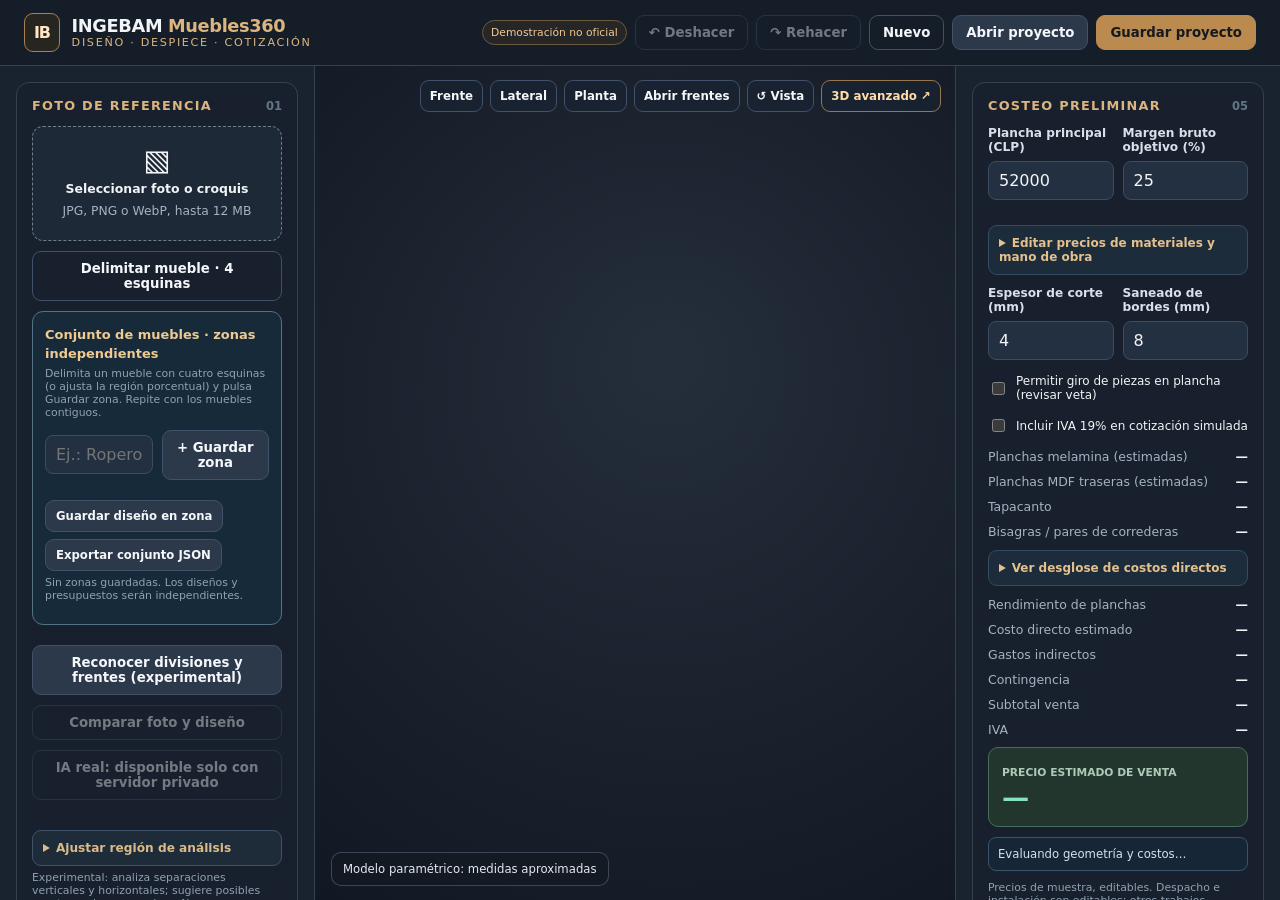
<file: muebles360/v36.html>
<!doctype html>
<html lang="es-CL"><head><meta charset="UTF-8"><meta name="viewport" content="width=device-width,initial-scale=1">
<title>INGEBAM Muebles360 V3.6 — Diseñador paramétrico, despiece y optimización</title>
<meta name="description" content="Prototipo INGEBAM de diseño de muebles a medida, referencia fotográfica, despiece preliminar y presupuestos."/>
<meta name="robots" content="noindex,nofollow"/>
<style>
:root{--bg:#111721;--card:#1d2633;--card2:#17202c;--line:#354150;--text:#f2f4f6;--muted:#a5b2c2;--gold:#dcb47e;--green:#5dccaf;--r:13px;font-family:Inter,'Segoe UI',system-ui,sans-serif;color-scheme:dark}
*{box-sizing:border-box}html,body{margin:0;min-height:100%;background:var(--bg);color:var(--text)}button,input,select,textarea{font:inherit}button{cursor:pointer}header{min-height:66px;padding:12px 24px;display:flex;align-items:center;justify-content:space-between;gap:12px;border-bottom:1px solid var(--line);background:#151d28;position:relative;z-index:5}.brand{display:flex;align-items:center;gap:12px}.brandmark{border:1px solid #a98055;background:#27251f;color:#ffe7c4;padding:9px;border-radius:9px;font-weight:900;letter-spacing:-.08em}.brand-name{font-size:1.11rem;font-weight:850;letter-spacing:-.02em}.brand-sub{font-size:.7rem;letter-spacing:.15em;text-transform:uppercase;color:var(--gold)}.header-actions{display:flex;align-items:center;gap:8px;flex-wrap:wrap}
button,.btn{background:#2b394b;border:1px solid #405169;color:#f5f7fa;border-radius:9px;padding:9px 13px;font-weight:650;font-size:.83rem}button:hover{background:#384b63}button:focus-visible,input:focus-visible,select:focus-visible{outline:2px solid var(--gold);outline-offset:2px}.primary{background:#bb8a4e;border-color:#bb8a4e;color:#151920}.primary:hover{background:#d2a66b}.quiet{background:transparent}.badge{font-size:.67rem;border:1px solid #6d593d;background:#58422640;color:#f1c994;border-radius:99px;padding:5px 8px;white-space:nowrap}
.workspace{display:grid;grid-template-columns:minmax(272px,315px) minmax(380px,1fr) minmax(288px,325px);height:calc(100vh - 66px);min-height:600px}.side{background:#192330;padding:16px;overflow:auto;display:flex;flex-direction:column;gap:14px}.side.left{border-right:1px solid var(--line)}.side.right{border-left:1px solid var(--line)}.panel{background:var(--card2);border:1px solid var(--line);border-radius:var(--r);padding:15px}.section-head{display:flex;align-items:center;justify-content:space-between;gap:6px;margin:0 0 13px}.section-head h2{font-size:.80rem;font-weight:800;letter-spacing:.1em;text-transform:uppercase;color:var(--gold);margin:0}.section-num{color:#637588;font-size:.72rem;font-weight:800}.muted{color:var(--muted);font-size:.77rem;line-height:1.45;margin:7px 0 0}.input-label{display:block;font-weight:650;font-size:.76rem;margin-bottom:7px;color:#d8e0e9}.input-row{margin-bottom:14px}.input-row:last-child{margin-bottom:0}input[type=number],input[type=text],select,textarea{border:1px solid #3d4d60;background:#233041;color:var(--text);padding:9px 10px;border-radius:8px;width:100%;min-width:0}input[type=range]{width:100%;accent-color:#d7a96d}.two{display:grid;grid-template-columns:repeat(2,minmax(0,1fr));gap:9px}.hint{font-size:.68rem;color:#90a1b3;margin-top:5px}.drop{display:block;border:1.5px dashed #6e7f91;border-radius:11px;padding:19px 10px;text-align:center;cursor:pointer;background:#25314288}.drop:hover{border-color:var(--gold)}.drop input{display:none}.drop .big{font-size:1.8rem;line-height:1}.drop .name{font-size:.78rem;font-weight:700;margin-top:6px}.drop img{max-height:135px;max-width:100%;object-fit:contain;margin:7px auto 0;display:none}.drop.loaded img{display:block}.drop.loaded .big{display:none}.action-full{width:100%;margin-top:10px}.swatches{display:flex;gap:9px}.swatch{border:2px solid transparent;width:47px;height:43px;border-radius:9px;padding:0;position:relative}.swatch.on{outline:2px solid var(--gold);outline-offset:2px}.swatch:after{content:attr(title);position:absolute;top:42px;left:0;font-size:.6rem;color:var(--muted);white-space:nowrap}.swatchbar{padding-bottom:22px}.module-row{display:flex;gap:8px;flex-wrap:wrap}.module-pill{font-size:.74rem;padding:7px 10px}.module-pill.active{background:#a77944;color:#11161f;border-color:#cda367}.viewport{position:relative;min-height:380px;background:#151b24;overflow:hidden}.viewport canvas{display:block;width:100%;height:100%;touch-action:none}.viewport .float{position:absolute;left:16px;bottom:14px;background:#131b24d9;border:1px solid #536071a3;border-radius:10px;padding:9px 11px;font-size:.73rem;color:#e3e8ed;pointer-events:none;max-width:calc(100% - 32px)}.viewer-tools{position:absolute;right:14px;top:14px;display:flex;gap:7px}.viewer-tools button{background:#182331d9}.selected{position:absolute;right:14px;bottom:14px;border:1px solid #c49a56;background:#21262ee8;border-radius:8px;padding:8px 10px;font-size:.73rem;max-width:220px}.selected strong{color:var(--gold)}.line{display:flex;justify-content:space-between;gap:9px;margin:10px 0;font-size:.78rem}.line span{color:var(--muted)}.line strong{font-variant-numeric:tabular-nums;text-align:right}.totalbox{background:#22362e;border:1px solid #476e5a;border-radius:10px;padding:13px;margin:10px 0}.totalbox small{color:#afc9b8;text-transform:uppercase;font-weight:650;font-size:.67rem}.totalbox strong{display:block;color:#88e2bb;font-size:1.7rem;margin-top:2px;font-variant-numeric:tabular-nums}.tablewrap{overflow:auto;max-height:240px;border:1px solid var(--line);border-radius:8px}table{border-collapse:collapse;width:100%;font-size:.69rem}th,td{padding:8px 5px;text-align:left;border-bottom:1px solid #344357}thead{position:sticky;top:0;background:#233041}th{color:#e1bf8c}td{color:#d0d8e2}.alert{margin-top:12px;padding:10px;background:#493b2538;border:1px solid #866238;border-radius:8px;color:#f0cc99;font-size:.73rem;line-height:1.4}.alert p{margin:4px 0}.exports{display:grid;grid-template-columns:1fr 1fr;gap:8px}.exports button{padding:9px 4px;font-size:.73rem}.foot-note{font-size:.68rem;color:#8293a6;padding:3px 4px 18px}.status{font-size:.73rem;line-height:1.45;min-height:22px;color:#e0bd84}
@media(max-width:1150px){.workspace{grid-template-columns:270px minmax(330px,1fr)}.side.right{grid-column:1 / -1;border-top:1px solid var(--line);border-left:0;display:grid;grid-template-columns:1fr 1fr;align-content:start}.workspace{height:auto}.viewport{min-height:620px}.side.left{height:620px}.side.right .foot-note{grid-column:1 / -1}}
@media(max-width:700px){header{padding:11px 13px}.brand-name{font-size:.94rem}.brand-sub{font-size:.6rem}.badge{display:none}.workspace{display:flex;flex-direction:column}.viewport{order:0;height:390px;min-height:390px}.side.left{order:1;height:auto;border-right:0}.side.right{order:2;display:flex;border-left:0}.side{padding:12px}.header-actions button{font-size:.72rem;padding:8px}.panel{padding:13px}}
button:disabled{opacity:.42;cursor:not-allowed}textarea{resize:vertical;min-height:75px}#exportQuote{margin-bottom:6px}@media print{header,.side.left,.viewer-tools,.drop,.exports{display:none!important}.workspace{display:block;height:auto}.side.right{display:block!important}.viewport{height:370px}.panel{break-inside:avoid}}

/* Muebles360 V2 — paneles adicionales */
.price-details{background:#1d2c3b;border:1px solid #354b62;border-radius:9px;padding:10px;margin:11px 0}.price-details summary{cursor:pointer;font-size:.75rem;font-weight:700;color:#e4c08d}.price-details .input-row{margin-bottom:8px}.price-details .input-label{font-size:.68rem}
.viewer-tools{left:14px;right:14px;flex-wrap:wrap;justify-content:flex-end;z-index:3}
.viewer-tools button{font-size:.74rem;padding:8px 9px}.viewer-tools .accent-view{border-color:#97754d;color:#ffdcaa}
.input-compact{margin-top:11px}.field-note{font-size:.68rem;color:#91a7be;margin:4px 0 10px}.small-actions{display:flex;gap:7px;flex-wrap:wrap}
.small-actions button{padding:8px 10px;font-size:.73rem}.status-line{border:1px solid #38546b;background:#162636;border-radius:8px;padding:9px;color:#d4e2ee;font-size:.73rem;margin-bottom:10px}
.sheet-meta{font-size:.72rem;color:#a9bacb;margin-bottom:10px}.sheet-previews{display:grid;gap:9px;max-height:355px;overflow:auto}
.sheet-preview{border:1px solid #405268;background:#0e1722;border-radius:10px;padding:8px;display:block;width:100%;text-align:left;cursor:pointer}
.sheet-preview:hover{border-color:#d5aa6e}.sheet-preview svg{width:100%;height:auto;max-height:175px;display:block;background:#edf1f5;border-radius:4px}
.sheet-preview strong{font-size:.73rem;color:#e7eff6}.sheet-preview em{font-size:.67rem;color:#aab6c6;font-style:normal}
[data-mode='3d'] #viewer{display:none}
.webgl-canvas{position:absolute;inset:0;z-index:0;outline:0}
.desktop-note{display:block}.file-picker{position:relative}.file-picker input{position:absolute;width:1px;height:1px;opacity:0;pointer-events:none}
@media(max-width:700px){.viewer-tools{top:7px;left:7px;right:7px;gap:4px}.viewer-tools button{font-size:.67rem;padding:6px 7px}.selected{bottom:62px;max-width:185px}.viewport .float{font-size:.66rem;bottom:8px}.header-actions{gap:6px}}

/* Vista de contraste para validar la semejanza de la referencia. */
dialog.photo-compare{background:#141d2a;color:#edf2f8;border:1px solid #5a6a79;border-radius:14px;width:min(1100px,95vw);max-height:94vh;padding:20px;box-shadow:0 20px 80px #000a}
dialog.photo-compare::backdrop{background:#000b;backdrop-filter:blur(3px)}
.compare-header{display:flex;justify-content:space-between;gap:14px;align-items:center;margin-bottom:14px}
.compare-header h2{margin:0;font-size:1.1rem}
.compare-grid{display:grid;grid-template-columns:1fr 1fr;gap:14px}
.compare-grid figure{margin:0;border:1px solid #465365;background:#253043;border-radius:10px;padding:10px;min-width:0}
.compare-grid figcaption{margin-bottom:9px;color:#e8c290;font-size:.81rem;font-weight:700}
.compare-grid img,.compare-grid svg{display:block;max-width:100%;width:100%;height:55vh;object-fit:contain;background:#e5e9ee;border-radius:6px}
.compare-note{color:#bccad9;font-size:.8rem;line-height:1.5;margin-top:14px}
@media(max-width:780px){.compare-grid{grid-template-columns:1fr}.compare-grid img,.compare-grid svg{height:30vh}dialog.photo-compare{padding:12px}}
@media print{.sheet-previews{max-height:none}.sheet-preview{break-inside:avoid}}

/* V3.2: revisión visual de propuestas fotográficas */
.vision-roi{background:#1e2b39;border:1px solid #405268;border-radius:9px;padding:10px;margin-top:8px}
.vision-roi summary{font-size:.76rem;font-weight:700;cursor:pointer;color:#d9bb89}
.vision-review{background:#172b34;border:1px solid #5a826e;border-radius:11px;padding:12px;margin-top:12px}
.vision-review[hidden]{display:none!important}
.vision-title{font-size:.8rem;color:#add6b2}
#visionOverlay{width:100%;height:auto;max-height:none;background:#202c38;border-radius:8px;margin:10px 0;border:1px solid #54717b;touch-action:none;cursor:ew-resize} #visionOverlay:focus-visible{outline:2px solid #f5c475}
.vision-results{display:grid;gap:8px;margin:10px 0;max-height:290px;overflow:auto}
.vision-result{border:1px solid #465766;border-radius:7px;padding:9px;background:#21313c}
.vision-result strong{font-size:.76rem}
.vision-result small{font-size:.65rem;color:#b8c8d2}
.vision-result .two{margin-top:7px}
.vision-result label{font-size:.67rem;color:#b8c8d2}
.vision-result select,.vision-result input{padding:6px;font-size:.73rem}

/* V3.3: delimitación de un mueble y corrección manual de perspectiva. */
.corner-picker{margin:11px 0;padding:10px;border:1px solid #53647b;border-radius:10px;background:#182533}
.corner-picker[hidden]{display:none!important}
#cornerCanvas{width:100%;height:auto;object-fit:contain;display:block;touch-action:none;cursor:crosshair;border-radius:7px;background:#111923}
.corner-picker .hint{margin-bottom:7px}.corner-actions{display:flex;gap:7px;margin-top:8px;flex-wrap:wrap}
.corner-actions button{font-size:.71rem;padding:6px 8px}.vision-result .ratio{margin-top:7px}

/* Muebles360 V3.6 — conjuntos, guías horizontales y superposición */
.zone-studio{border:1px solid #557184;background:#172a39;border-radius:11px;padding:12px;margin:10px 0}
.zone-studio>strong{color:#efca92;font-size:.81rem}.zone-studio .two{align-items:center}
.photo-zone-list{display:flex;flex-direction:column;gap:7px;margin:10px 0}
.zone-entry{display:flex;align-items:center;gap:6px;border:1px solid #476078;border-radius:9px;padding:7px;min-width:0}
.zone-entry.active{border-color:#edbc75;background:#513f2b66}.zone-entry button:first-child{flex:1;text-align:left;min-width:0;white-space:normal}
.zone-entry .remove{background:#473037;border-color:#815162;flex:0 0 auto}
.zone-sum{color:#f5d49d;font-weight:750}
.horiz-actions{display:flex;gap:6px;margin-top:9px;flex-wrap:wrap}.horiz-actions button{padding:6px 9px;font-size:.7rem}
#visionOverlay{cursor:crosshair}
.compare-overlay-control{margin-top:15px;padding:10px 12px;background:#263343;border-radius:9px;font-size:.82rem}
.compare-overlay-control label{display:flex;justify-content:space-between;gap:10px}.compare-overlay-control input{width:100%;margin-top:8px;accent-color:#ddb274}
.photo-overlay{position:relative;margin-top:10px;border:1px solid #5f7790;background:#d6d3c9;overflow:hidden;border-radius:9px;width:100%;height:min(50vh,500px)}
.photo-overlay img,.photo-overlay>div{position:absolute;inset:0;width:100%;height:100%;object-fit:fill}
.photo-overlay>div{pointer-events:none;opacity:.65}.photo-overlay svg{height:100%;width:100%;display:block}
@media(max-width:700px){.photo-overlay{height:280px}}
</style></head>
<body>
<header><div class="brand"><span class="brandmark">IB</span><div><div class="brand-name">INGEBAM <span style="color:#dcb47e">Muebles360</span></div><div class="brand-sub">Diseño · Despiece · Cotización</div></div></div><div class="header-actions"><span class="badge">Demostración no oficial</span><button id="undoChange" class="quiet" title="Deshacer edición" disabled>↶ Deshacer</button><button id="redoChange" class="quiet" title="Rehacer edición" disabled>↷ Rehacer</button><button id="newProject" class="quiet">Nuevo</button><label class="btn file-picker" for="loadProject">Abrir proyecto<input id="loadProject" type="file" accept="application/json,.json"></label><button id="saveProject" class="primary">Guardar proyecto</button></div></header>
<div class="workspace">
<aside class="side left">
 <section class="panel"><div class="section-head"><h2>Foto de referencia</h2><span class="section-num">01</span></div><label class="drop" id="drop"><input id="photo" type="file" accept="image/png,image/jpeg,image/webp"><div class="big">▧</div><div class="name" id="filename">Seleccionar foto o croquis</div><p class="muted">JPG, PNG o WebP, hasta 12 MB</p><img id="preview" alt="Fotografía de referencia seleccionada"></label><button id="chooseCorners" class="action-full quiet" type="button">Delimitar mueble · 4 esquinas</button>
 <div id="cornerPicker" class="corner-picker" hidden>
  <p class="hint" id="cornerStatus">Selecciona 4 puntos en orden: superior izquierda, superior derecha, inferior derecha, inferior izquierda.</p>
  <canvas id="cornerCanvas" aria-label="Fotografía: marca las cuatro esquinas del mueble"></canvas>
  <div class="corner-actions"><button id="undoCorner" type="button">Quitar última esquina</button><button id="resetCorners" type="button">Limpiar selección</button></div>
  <p class="hint">Se recortará solo el mueble delimitado y se corregirá su perspectiva aproximada antes del análisis local. No mide dimensiones reales.</p>
 </div>
 <div class="zone-studio" aria-label="Múltiples muebles en una fotografía">
  <strong>Conjunto de muebles · zonas independientes</strong>
  <p class="hint">Delimita un mueble con cuatro esquinas (o ajusta la región porcentual) y pulsa Guardar zona. Repite con los muebles contiguos.</p>
  <div class="two"><input id="zoneLabel" type="text" maxlength="45" placeholder="Ej.: Ropero derecho" aria-label="Nombre de la zona"><button id="addPhotoZone" type="button">+ Guardar zona</button></div>
  <div id="photoZoneList" class="photo-zone-list"></div>
  <div class="small-actions"><button id="saveZoneDesign" type="button">Guardar diseño en zona</button><button id="exportZoneSet" type="button">Exportar conjunto JSON</button></div>
  <p id="zoneSummary" class="hint" aria-live="polite">Sin zonas guardadas. Los diseños y presupuestos serán independientes.</p>
 </div>
 <button id="analyze" class="action-full">Reconocer divisiones y frentes (experimental)</button><button id="comparePhoto" class="action-full quiet" disabled>Comparar foto y diseño</button><button id="analyzeAI" class="action-full quiet" disabled title="Requiere servidor privado con clave de IA; las fotos no se suben hasta pulsar el botón.">Analizar zona con IA real (requiere servidor)</button><div id="status" class="status" role="status" aria-live="polite"></div>
 <details class="vision-roi"><summary>Ajustar región de análisis</summary><div class="two" style="padding-top:10px">
 <label class="input-label">Izquierda (%)<input id="roiLeft" type="number" min="0" max="60" value="2"></label>
 <label class="input-label">Derecha (%)<input id="roiRight" type="number" min="40" max="100" value="98"></label>
 <label class="input-label">Arriba (%)<input id="roiTop" type="number" min="0" max="60" value="2"></label>
 <label class="input-label">Abajo (%)<input id="roiBottom" type="number" min="40" max="100" value="98"></label>
 </div><p class="hint">Ajusta esta región del área delimitada, o de la fotografía completa si no marcas esquinas.</p></details>
 <div id="visionReviewPanel" class="vision-review" hidden aria-label="Revisión de reconocimiento fotográfico">
 <strong class="vision-title">Revisión antes de modificar el diseño</strong>
 <p class="hint" id="visionDescription"></p>
 <p class="hint" id="guideHelp">Arrastra las guías amarillas ↔ para definir anchos; arrastra las líneas celestes ↕ para ajustar niveles horizontales. Añade o quita líneas desde cada módulo. Son proporciones visuales, NO medidas reales.</p><canvas id="visionOverlay" aria-label="Imagen con divisiones detectadas; arrastra los puntos amarillos para ajustar anchos"></canvas>
 <label class="input-label" for="visionCategory">Categoría propuesta</label>
 <select id="visionCategory"><option value="cocina">Cocina</option><option value="closet">Clóset</option><option value="vanitorio">Vanitorio</option></select>
 <div id="visionResults" class="vision-results"></div>
 <div class="small-actions"><button class="primary" id="applyVision">Aplicar diseño revisado</button><button id="discardVision">Descartar</button></div>
 <p class="hint">Propuestas por contraste: puertas, repisas y cajones pueden confundirse con vetas o sombras. No se infieren medidas reales.</p>
 </div><p class="hint">Experimental: analiza separaciones verticales y horizontales; sugiere posibles puertas, cajones y repisas. No es reconocimiento semántico certificado ni calcula medidas.</p></section>
 <section class="panel"><div class="section-head"><h2>Ficha comercial</h2><span class="section-num">CLIENTE</span></div>
 <div class="two"><div class="input-row"><label class="input-label" for="clientName">Cliente / empresa</label><input id="clientName" type="text" maxlength="120" placeholder="Cliente por confirmar"></div><div class="input-row"><label class="input-label" for="clientContact">Correo o teléfono</label><input id="clientContact" type="text" maxlength="140" placeholder="Contacto"></div></div>
 <div class="two"><div class="input-row"><label class="input-label" for="quoteRef">Referencia del presupuesto</label><input id="quoteRef" type="text" maxlength="60" value="ING-0001"></div><div class="input-row"><label class="input-label" for="projectStage">Etapa</label><select id="projectStage"><option value="Borrador">Borrador</option><option value="Enviado">Enviado</option><option value="Aprobado">Aprobado</option><option value="Fabricación">Fabricación</option><option value="Instalado">Instalado</option></select></div></div>
 <div class="input-row"><label class="input-label" for="projectNotes">Observaciones y alcance</label><textarea id="projectNotes" maxlength="1200" rows="3" placeholder="Ej.: Incluye instalación en Temuco; cubierta sujeta a medición."></textarea></div>
 <button id="exportQuote" class="action-full primary">Descargar presupuesto imprimible</button><p class="hint">Se genera un HTML autónomo para imprimir o guardar como PDF. No se envía a ningún cliente automáticamente.</p></section>
 <section class="panel"><div class="section-head"><h2>Tipo y dimensiones</h2><span class="section-num">02</span></div><div class="input-row"><label class="input-label" for="projectName">Nombre del proyecto</label><input id="projectName" type="text" maxlength="80" value="Proyecto demostrativo" placeholder="Ej.: Cocina departamento Villarrica"></div><div class="input-row"><label class="input-label" for="category">Tipo de mueble</label><select id="category"><option value="cocina">Mueble de cocina</option><option value="closet">Clóset / ropero</option><option value="vanitorio">Vanitorio</option></select></div><div class="two"><div class="input-row"><label class="input-label" for="width">Ancho (mm)</label><input id="width" type="number" min="600" max="3600" step="10" value="1800"></div><div class="input-row"><label class="input-label" for="height">Alto (mm)</label><input id="height" type="number" min="500" max="2600" step="10" value="850"></div></div><div class="two"><div class="input-row"><label class="input-label" for="depth">Profundidad (mm)</label><input id="depth" type="number" min="350" max="750" step="10" value="600"></div><div class="input-row"><label class="input-label" for="thickness">Tablero</label><select id="thickness"><option value="18" selected>18 mm</option><option value="15">15 mm</option></select></div></div><div class="two"><div class="input-row"><label class="input-label" for="modules">Nº de módulos</label><input id="modules" type="number" min="1" max="6" step="1" value="3"></div><div class="input-row"><label class="input-label" for="baseType">Apoyo</label><select id="baseType"><option value="zocalo" selected>Zócalo 100 mm</option><option value="patas">Patas 120 mm</option><option value="suspendido">Suspendido</option></select></div></div><div class="two"><div class="input-row"><label class="input-label" for="shelves">Repisas por cuerpo</label><input id="shelves" type="number" min="0" max="5" step="1" value="1"></div><div class="input-row"><label class="input-label" for="drawers">Cajones por cajonera</label><input id="drawers" type="number" min="1" max="5" step="1" value="3"></div></div></section>
 <section class="panel"><div class="section-head"><h2>Distribución modular</h2><span class="section-num">03</span></div><p class="muted" style="margin-bottom:12px">Selecciona un cuerpo para modificar su frente.</p><div id="moduleButtons" class="module-row"></div><div class="input-row" style="margin-top:13px"><label class="input-label" for="moduleType">Frente del módulo seleccionado</label><select id="moduleType"><option value="puerta">Puerta abatible</option><option value="cajones">Cajonera</option><option value="abierto">Abierto / repisas</option><option value="mixto">Mixto: repisas arriba y cajones abajo</option></select></div>
<div class="two"><div class="input-row"><label class="input-label" for="moduleWidth">Ancho útil del módulo (mm)</label><input id="moduleWidth" type="number" min="260" max="3600" step="1" value="600"><p class="hint">Redistribuye espacio entre módulos.</p></div>
<div class="input-row"><label class="input-label" for="moduleDrawers">Cajones en este módulo</label><input id="moduleDrawers" type="number" min="1" max="5" step="1" value="3"></div></div>
<div class="input-row"><label class="input-label" for="moduleShelves">Repisas en este módulo</label><input id="moduleShelves" type="number" min="0" max="5" step="1" value="1"></div><div class="input-row"><label class="input-label" for="moduleMixPct">Altura ocupada por cajones en módulo mixto (%)</label><input id="moduleMixPct" type="number" min="25" max="75" step="1" value="45"></div>
<div class="small-actions"><button id="moduleMoveLeft" title="Intercambiar posición con el módulo anterior">← Mover módulo</button><button id="moduleMoveRight" title="Intercambiar posición con el módulo siguiente">Mover módulo →</button></div><p class="field-note">Selecciona un frente desde el visor o usa los botones 01, 02, 03…</p></section>
 <section class="panel"><div class="section-head"><h2>Terminaciones</h2><span class="section-num">04</span></div><div class="swatches swatchbar" id="swatches"></div><div class="input-row" style="margin-top:10px"><label class="input-label" for="frontStyle">Estilo visual de las puertas</label><select id="frontStyle"><option value="liso">Liso contemporáneo</option><option value="marco">Con marco decorativo (aproximación)</option></select><p class="hint">El marco es solo una simulación visual; su fabricación y costo no están incluidos.</p></div></section>
</aside>
<section class="viewport" id="viewport" aria-label="Visor de mueble tridimensional"><canvas id="viewer" aria-label="Modelo tridimensional interactivo"></canvas><div class="viewer-tools"><button id="viewFront">Frente</button><button id="viewSide">Lateral</button><button id="viewTop">Planta</button><button id="toggleDoors">Abrir frentes</button><button id="resetView" title="Restablecer vista">↺ Vista</button><button id="enable3D" class="accent-view" title="Three.js requiere conexión a internet">3D avanzado ↗</button></div><div class="float" id="hud" aria-live="polite">Modelo paramétrico: medidas aproximadas</div><div class="selected" id="selected" hidden></div></section>
<aside class="side right">
 <section class="panel"><div class="section-head"><h2>Costeo preliminar</h2><span class="section-num">05</span></div><div class="two"><div class="input-row"><label class="input-label" for="sheetPrice">Plancha principal (CLP)</label><input id="sheetPrice" type="number" min="0" step="1000" value="52000"></div><div class="input-row"><label class="input-label" for="margin">Margen bruto objetivo (%)</label><input id="margin" type="number" min="0" max="75" value="25"></div></div><details class="price-details"><summary>Editar precios de materiales y mano de obra</summary><div class="two" style="padding-top:13px">
<div class="input-row"><label class="input-label" for="sheet15">Plancha 15 mm</label><input id="sheet15" type="number" min="0" step="1000" value="46000"></div>
<div class="input-row"><label class="input-label" for="back3">MDF 3 mm</label><input id="back3" type="number" min="0" step="1000" value="17000"></div>
<div class="input-row"><label class="input-label" for="edgeMeter">Tapacanto por metro</label><input id="edgeMeter" type="number" min="0" step="100" value="1500"></div>
<div class="input-row"><label class="input-label" for="hinge">Bisagra / un.</label><input id="hinge" type="number" min="0" step="100" value="3200"></div>
<div class="input-row"><label class="input-label" for="runnerPair">Par de correderas</label><input id="runnerPair" type="number" min="0" step="100" value="14500"></div>
<div class="input-row"><label class="input-label" for="handle">Tirador / un.</label><input id="handle" type="number" min="0" step="100" value="2800"></div>
<div class="input-row"><label class="input-label" for="countertopMeter">Cubierta / metro</label><input id="countertopMeter" type="number" min="0" step="1000" value="75000"></div>
<div class="input-row"><label class="input-label" for="laborHour">Mano de obra / hora</label><input id="laborHour" type="number" min="0" step="500" value="9500"></div>
<div class="input-row"><label class="input-label" for="overheadPct">Gastos indirectos (%)</label><input id="overheadPct" type="number" min="0" max="100" step="1" value="12"></div>
<div class="input-row"><label class="input-label" for="leg">Pata / un.</label><input id="leg" type="number" min="0" step="100" value="3800"></div>
 <div class="input-row"><label class="input-label" for="installationHours">Horas de instalación (estimación)</label><input id="installationHours" type="number" min="0" max="500" step="0.5" value="0"></div>
 <div class="input-row"><label class="input-label" for="deliveryFee">Despacho / traslado (CLP)</label><input id="deliveryFee" type="number" min="0" step="1000" value="0"></div>
 <div class="input-row"><label class="input-label" for="contingencyPct">Reserva por imprevistos (%)</label><input id="contingencyPct" type="number" min="0" max="100" step="1" value="0"></div></div>
</details><div class="two"><div class="input-row"><label class="input-label" for="kerf">Espesor de corte (mm)</label><input id="kerf" type="number" min="0" max="10" step="1" value="4"></div><div class="input-row"><label class="input-label" for="trim">Saneado de bordes (mm)</label><input id="trim" type="number" min="0" max="30" step="1" value="8"></div></div><div class="input-row"><label style="display:flex;align-items:center;gap:8px;font-size:.75rem"><input type="checkbox" id="allowRotation"> Permitir giro de piezas en plancha (revisar veta)</label></div><div class="input-row"><label style="display:flex;align-items:center;gap:8px;font-size:.75rem"><input type="checkbox" id="vat"> Incluir IVA 19% en cotización simulada</label></div><div class="line"><span>Planchas melamina (estimadas)</span><strong id="boards">—</strong></div><div class="line"><span>Planchas MDF traseras (estimadas)</span><strong id="backs">—</strong></div><div class="line"><span>Tapacanto</span><strong id="edge">—</strong></div><div class="line"><span>Bisagras / pares de correderas</span><strong id="hardware">—</strong></div><details class="price-details"><summary>Ver desglose de costos directos</summary><div class="line"><span>Tableros</span><strong id="costBoards">—</strong></div><div class="line"><span>Tapacantos</span><strong id="costEdge">—</strong></div><div class="line"><span>Herrajes y patas</span><strong id="costHardware">—</strong></div><div class="line"><span>Cubierta</span><strong id="costTop">—</strong></div><div class="line"><span>Mano de obra</span><strong id="costLabor">—</strong></div><div class="line"><span>Instalación</span><strong id="costInstallation">—</strong></div><div class="line"><span>Despacho</span><strong id="costDelivery">—</strong></div></details><div class="line"><span>Rendimiento de planchas</span><strong id="yieldPct">—</strong></div><div class="line"><span>Costo directo estimado</span><strong id="directCost">—</strong></div><div class="line"><span>Gastos indirectos</span><strong id="overhead">—</strong></div><div class="line"><span>Contingencia</span><strong id="contingency">—</strong></div><div class="line"><span>Subtotal venta</span><strong id="subtotal">—</strong></div><div class="line" id="vatRow" hidden><span>IVA</span><strong id="vatValue">—</strong></div><div class="totalbox"><small>Precio estimado de venta</small><strong id="total">—</strong></div><div class="status-line" id="quoteStatus" aria-live="polite">Evaluando geometría y costos…</div><p class="hint">Precios de muestra, editables. Despacho e instalación son editables; otros trabajos especiales y accesorios no incluidos salvo cotización adicional.</p></section>
 <section class="panel"><div class="section-head"><h2>Distribución de cortes</h2><span class="section-num">06</span></div><p class="muted">Acomodo orientativo de piezas por plancha con pérdida de corte y saneado. No sustituye nesting industrial.</p><div class="sheet-meta" id="sheetSummary">Calculando…</div><div class="sheet-previews" id="sheetPreviews"></div><div class="small-actions" style="margin-top:10px"><button id="exportCutSVG">Descargar plano de planchas SVG</button></div></section>
 <section class="panel"><div class="section-head"><h2>Despiece preliminar</h2><span class="section-num">07</span></div><div class="tablewrap"><table><thead><tr><th>Pieza</th><th>Cant.</th><th>L × A × E (mm)</th></tr></thead><tbody id="cutlist"></tbody></table></div><div class="line"><span>Componentes físicos modelados</span><strong id="partsCount">—</strong></div><div class="exports"><button id="exportCSV">Exportar CSV</button><button id="exportSVG">Croquis SVG</button><button id="print">Imprimir vista</button><button id="exportJSON">Exportar JSON</button></div><div class="alert" id="alerts"></div></section>
 <p class="foot-note">La IA multimodal requiere un servidor privado y una clave configurada allí. El navegador envía solo el área seleccionada al pulsar el botón de IA, nunca durante la carga de fotos. El modo 3D avanzado carga Three.js desde CDN y requiere internet; el visor local funciona sin internet. Los archivos de proyectos se guardan en tu dispositivo. INGEBAM Muebles360 V3.6 · Prototipo comercial independiente. No es un producto oficial de Muebles Lasch. Validar dimensiones, cálculos, vetas, herrajes y anclajes con un mueblista antes de fabricar.</p>
</aside></div>
<dialog class="photo-compare" id="photoCompareModal" aria-labelledby="compareHeading">
 <div class="compare-header"><h2 id="compareHeading">Comprobación: referencia versus diseño paramétrico</h2><button id="closeCompare" type="button">Cerrar ✕</button></div>
 <div class="compare-grid"><figure><figcaption>Imagen del cliente (original)</figcaption><img id="compareOriginal" alt="Fotografía de referencia cargada por el usuario"></figure><figure><figcaption>Alzado generado por Muebles360 (estimación editable)</figcaption><div id="compareGenerated"></div></figure></div>
 <div class="compare-overlay-control"><label for="compareOpacity">Superposición · intensidad del croquis <output id="opacityValue">65%</output></label><input id="compareOpacity" type="range" min="0" max="100" value="65" step="5"><p class="hint">La fotografía se rectifica o recorta según la zona activa; el alzado se deforma visualmente para compararlos, sin cambiar la geometría del mueble.</p></div>
 <div class="photo-overlay" id="compareOverlayWrap"><img id="compareOverlayPhoto" alt="Región seleccionada de la foto"><div id="compareOverlayDrawing" aria-hidden="true"></div></div>
 <p class="compare-note">La vista de la derecha es un croquis técnico reconstruido a partir de los parámetros actuales; NO es una reconstrucción visual automática ni un plano validado. Ajusta las medidas, puertas y módulos para aproximar el diseño. Tu fotografía permanece en este navegador y no se envía a GitHub.</p>
</dialog>
<script>
window.Muebles360Config = Object.freeze({
  aiEndpoint: (location.hostname === "127.0.0.1" && location.port === "8765") ? "/api/analyze-furniture" : "",
  defaults: {
    width: 1800,
    height: 850,
    depth: 600,
    thickness: 18,
    modules: 3,
    baseType: "zocalo",
    shelves: 1,
    drawers: 3,
    moduleWidth: 600,
    moduleDrawers: 3,
    moduleShelves: 1
  }
});

(function bootstrapMuebles360Safeguards() {
  const cfg = window.Muebles360Config;
  const aiBtn = document.getElementById("analyzeAI");
  const hudEl = document.getElementById("hud");
  const enable3DBtn = document.getElementById("enable3D");
  const loadInput = document.getElementById("loadProject");

  if (aiBtn) {
    aiBtn.disabled=true;
    aiBtn.dataset.ready='false';
    aiBtn.textContent=cfg.aiEndpoint?'Comprobando servidor de IA…':'IA real: disponible solo con servidor privado';
    aiBtn.title='Las imágenes no se envían al seleccionar un archivo ni al utilizar análisis local.';
  }

  document.querySelectorAll('input[type="number"]').forEach((input) => {
    input.addEventListener("change", () => {
      const raw = input.value.trim() === "" ? NaN : Number(input.value);
      const min = input.min !== "" ? Number(input.min) : -Infinity;
      const max = input.max !== "" ? Number(input.max) : Infinity;
      const fallback = cfg.defaults[input.id] !== undefined ? cfg.defaults[input.id] : (Number.isFinite(min) ? min : 0);
      if (!Number.isFinite(raw)) {
        input.value = String(fallback);
        return;
      }
      const clamped = Math.min(max, Math.max(min, raw));
      if (clamped !== raw) {
        input.value = String(clamped);
      }
    });
  });

  if (enable3DBtn) {
    enable3DBtn.addEventListener("click", () => {
      if (!navigator.onLine && hudEl) {
        hudEl.textContent = "Sin conexión a internet: usando visor paramétrico local.";
      }
    }, { capture: true });
  }

  // Validación rápida síncrona. La lectura JSON completa y sus errores
  // se procesan una sola vez en app.js; un listener async no bloquearía
  // el handler de importación y podría provocar mensajes contradictorios.
  if (loadInput) {
    loadInput.addEventListener("change", (event) => {
      const file = event.target?.files?.[0];
      if (!file) return;
      if (file.size > 1024 * 1024 || !(/\.json$/i.test(file.name) || file.type === "application/json")) {
        event.stopImmediatePropagation();
        document.getElementById("status").textContent = "Selecciona un proyecto JSON de hasta 1 MB.";
        loadInput.value = "";
      }
    }, { capture: true });
  }
})();
</script>
<script type="importmap">{"imports":{"three":"https://cdn.jsdelivr.net/npm/three@0.160.0/build/three.module.js","three/addons/":"https://cdn.jsdelivr.net/npm/three@0.160.0/examples/jsm/"}}</script>
<script src="./furnitureCore.js"></script><script src="./viewer.js"></script><script src="./vision.js"></script><script src="./photoStudio.js"></script><script src="./renderer3d.js"></script><script src="./quoteEngine.js"></script><script src="./app.js"></script>
</body></html>
</file>
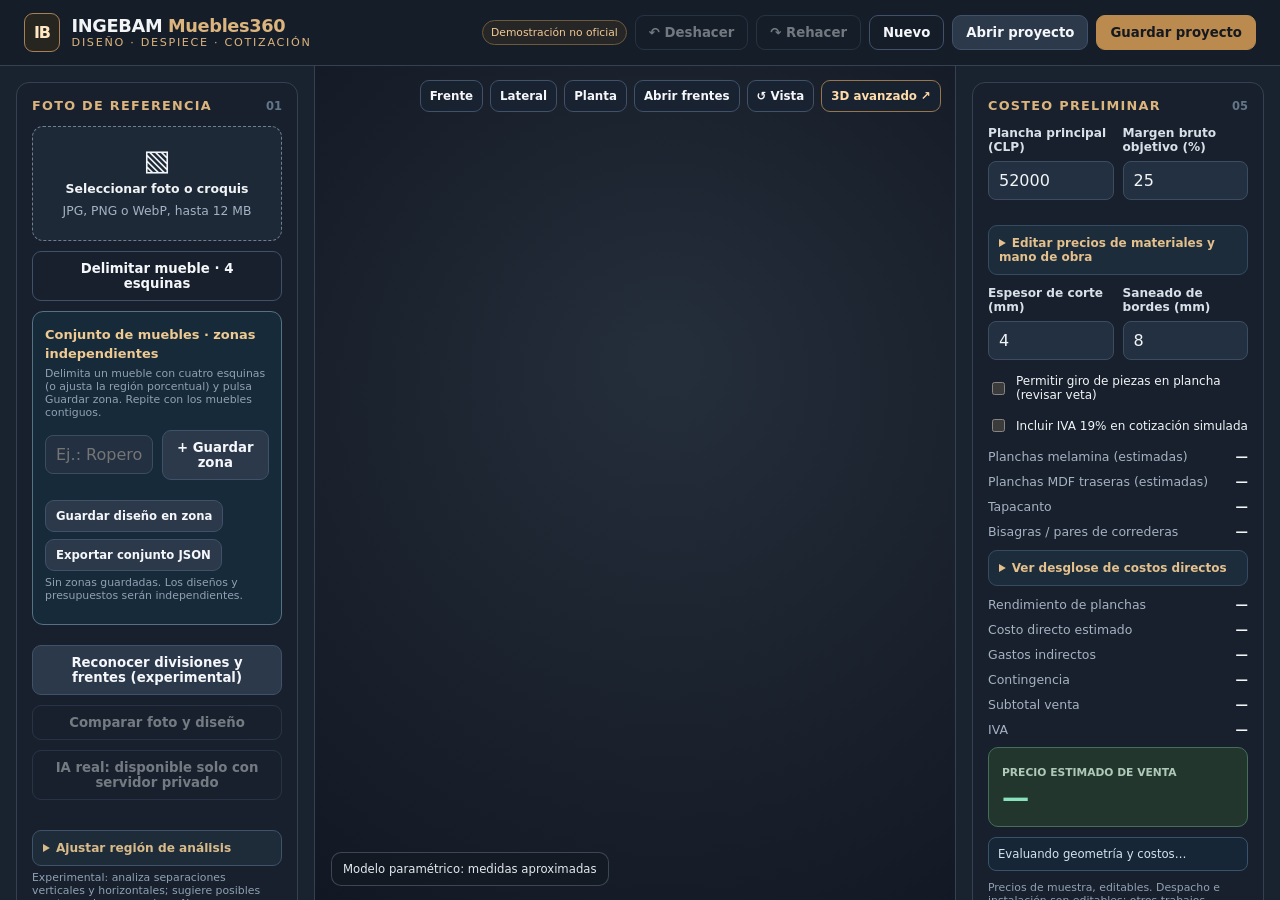
<file: muebles360/v37.html>
<!doctype html>
<html lang="es-CL"><head><meta charset="UTF-8"><meta name="viewport" content="width=device-width,initial-scale=1">
<title>INGEBAM Muebles360 V3.7 — Diseñador paramétrico, despiece y optimización</title>
<meta name="description" content="Prototipo INGEBAM de diseño de muebles a medida, referencia fotográfica, despiece preliminar y presupuestos."/>
<meta name="robots" content="noindex,nofollow"/>
<style>
:root{--bg:#111721;--card:#1d2633;--card2:#17202c;--line:#354150;--text:#f2f4f6;--muted:#a5b2c2;--gold:#dcb47e;--green:#5dccaf;--r:13px;font-family:Inter,'Segoe UI',system-ui,sans-serif;color-scheme:dark}
*{box-sizing:border-box}html,body{margin:0;min-height:100%;background:var(--bg);color:var(--text)}button,input,select,textarea{font:inherit}button{cursor:pointer}header{min-height:66px;padding:12px 24px;display:flex;align-items:center;justify-content:space-between;gap:12px;border-bottom:1px solid var(--line);background:#151d28;position:relative;z-index:5}.brand{display:flex;align-items:center;gap:12px}.brandmark{border:1px solid #a98055;background:#27251f;color:#ffe7c4;padding:9px;border-radius:9px;font-weight:900;letter-spacing:-.08em}.brand-name{font-size:1.11rem;font-weight:850;letter-spacing:-.02em}.brand-sub{font-size:.7rem;letter-spacing:.15em;text-transform:uppercase;color:var(--gold)}.header-actions{display:flex;align-items:center;gap:8px;flex-wrap:wrap}
button,.btn{background:#2b394b;border:1px solid #405169;color:#f5f7fa;border-radius:9px;padding:9px 13px;font-weight:650;font-size:.83rem}button:hover{background:#384b63}button:focus-visible,input:focus-visible,select:focus-visible{outline:2px solid var(--gold);outline-offset:2px}.primary{background:#bb8a4e;border-color:#bb8a4e;color:#151920}.primary:hover{background:#d2a66b}.quiet{background:transparent}.badge{font-size:.67rem;border:1px solid #6d593d;background:#58422640;color:#f1c994;border-radius:99px;padding:5px 8px;white-space:nowrap}
.workspace{display:grid;grid-template-columns:minmax(272px,315px) minmax(380px,1fr) minmax(288px,325px);height:calc(100vh - 66px);min-height:600px}.side{background:#192330;padding:16px;overflow:auto;display:flex;flex-direction:column;gap:14px}.side.left{border-right:1px solid var(--line)}.side.right{border-left:1px solid var(--line)}.panel{background:var(--card2);border:1px solid var(--line);border-radius:var(--r);padding:15px}.section-head{display:flex;align-items:center;justify-content:space-between;gap:6px;margin:0 0 13px}.section-head h2{font-size:.80rem;font-weight:800;letter-spacing:.1em;text-transform:uppercase;color:var(--gold);margin:0}.section-num{color:#637588;font-size:.72rem;font-weight:800}.muted{color:var(--muted);font-size:.77rem;line-height:1.45;margin:7px 0 0}.input-label{display:block;font-weight:650;font-size:.76rem;margin-bottom:7px;color:#d8e0e9}.input-row{margin-bottom:14px}.input-row:last-child{margin-bottom:0}input[type=number],input[type=text],select,textarea{border:1px solid #3d4d60;background:#233041;color:var(--text);padding:9px 10px;border-radius:8px;width:100%;min-width:0}input[type=range]{width:100%;accent-color:#d7a96d}.two{display:grid;grid-template-columns:repeat(2,minmax(0,1fr));gap:9px}.hint{font-size:.68rem;color:#90a1b3;margin-top:5px}.drop{display:block;border:1.5px dashed #6e7f91;border-radius:11px;padding:19px 10px;text-align:center;cursor:pointer;background:#25314288}.drop:hover{border-color:var(--gold)}.drop input{display:none}.drop .big{font-size:1.8rem;line-height:1}.drop .name{font-size:.78rem;font-weight:700;margin-top:6px}.drop img{max-height:135px;max-width:100%;object-fit:contain;margin:7px auto 0;display:none}.drop.loaded img{display:block}.drop.loaded .big{display:none}.action-full{width:100%;margin-top:10px}.swatches{display:flex;gap:9px}.swatch{border:2px solid transparent;width:47px;height:43px;border-radius:9px;padding:0;position:relative}.swatch.on{outline:2px solid var(--gold);outline-offset:2px}.swatch:after{content:attr(title);position:absolute;top:42px;left:0;font-size:.6rem;color:var(--muted);white-space:nowrap}.swatchbar{padding-bottom:22px}.module-row{display:flex;gap:8px;flex-wrap:wrap}.module-pill{font-size:.74rem;padding:7px 10px}.module-pill.active{background:#a77944;color:#11161f;border-color:#cda367}.viewport{position:relative;min-height:380px;background:#151b24;overflow:hidden}.viewport canvas{display:block;width:100%;height:100%;touch-action:none}.viewport .float{position:absolute;left:16px;bottom:14px;background:#131b24d9;border:1px solid #536071a3;border-radius:10px;padding:9px 11px;font-size:.73rem;color:#e3e8ed;pointer-events:none;max-width:calc(100% - 32px)}.viewer-tools{position:absolute;right:14px;top:14px;display:flex;gap:7px}.viewer-tools button{background:#182331d9}.selected{position:absolute;right:14px;bottom:14px;border:1px solid #c49a56;background:#21262ee8;border-radius:8px;padding:8px 10px;font-size:.73rem;max-width:220px}.selected strong{color:var(--gold)}.line{display:flex;justify-content:space-between;gap:9px;margin:10px 0;font-size:.78rem}.line span{color:var(--muted)}.line strong{font-variant-numeric:tabular-nums;text-align:right}.totalbox{background:#22362e;border:1px solid #476e5a;border-radius:10px;padding:13px;margin:10px 0}.totalbox small{color:#afc9b8;text-transform:uppercase;font-weight:650;font-size:.67rem}.totalbox strong{display:block;color:#88e2bb;font-size:1.7rem;margin-top:2px;font-variant-numeric:tabular-nums}.tablewrap{overflow:auto;max-height:240px;border:1px solid var(--line);border-radius:8px}table{border-collapse:collapse;width:100%;font-size:.69rem}th,td{padding:8px 5px;text-align:left;border-bottom:1px solid #344357}thead{position:sticky;top:0;background:#233041}th{color:#e1bf8c}td{color:#d0d8e2}.alert{margin-top:12px;padding:10px;background:#493b2538;border:1px solid #866238;border-radius:8px;color:#f0cc99;font-size:.73rem;line-height:1.4}.alert p{margin:4px 0}.exports{display:grid;grid-template-columns:1fr 1fr;gap:8px}.exports button{padding:9px 4px;font-size:.73rem}.foot-note{font-size:.68rem;color:#8293a6;padding:3px 4px 18px}.status{font-size:.73rem;line-height:1.45;min-height:22px;color:#e0bd84}
@media(max-width:1150px){.workspace{grid-template-columns:270px minmax(330px,1fr)}.side.right{grid-column:1 / -1;border-top:1px solid var(--line);border-left:0;display:grid;grid-template-columns:1fr 1fr;align-content:start}.workspace{height:auto}.viewport{min-height:620px}.side.left{height:620px}.side.right .foot-note{grid-column:1 / -1}}
@media(max-width:700px){header{padding:11px 13px}.brand-name{font-size:.94rem}.brand-sub{font-size:.6rem}.badge{display:none}.workspace{display:flex;flex-direction:column}.viewport{order:0;height:390px;min-height:390px}.side.left{order:1;height:auto;border-right:0}.side.right{order:2;display:flex;border-left:0}.side{padding:12px}.header-actions button{font-size:.72rem;padding:8px}.panel{padding:13px}}
button:disabled{opacity:.42;cursor:not-allowed}textarea{resize:vertical;min-height:75px}#exportQuote{margin-bottom:6px}@media print{header,.side.left,.viewer-tools,.drop,.exports{display:none!important}.workspace{display:block;height:auto}.side.right{display:block!important}.viewport{height:370px}.panel{break-inside:avoid}}

/* Muebles360 V2 — paneles adicionales */
.price-details{background:#1d2c3b;border:1px solid #354b62;border-radius:9px;padding:10px;margin:11px 0}.price-details summary{cursor:pointer;font-size:.75rem;font-weight:700;color:#e4c08d}.price-details .input-row{margin-bottom:8px}.price-details .input-label{font-size:.68rem}
.viewer-tools{left:14px;right:14px;flex-wrap:wrap;justify-content:flex-end;z-index:3}
.viewer-tools button{font-size:.74rem;padding:8px 9px}.viewer-tools .accent-view{border-color:#97754d;color:#ffdcaa}
.input-compact{margin-top:11px}.field-note{font-size:.68rem;color:#91a7be;margin:4px 0 10px}.small-actions{display:flex;gap:7px;flex-wrap:wrap}
.small-actions button{padding:8px 10px;font-size:.73rem}.status-line{border:1px solid #38546b;background:#162636;border-radius:8px;padding:9px;color:#d4e2ee;font-size:.73rem;margin-bottom:10px}
.sheet-meta{font-size:.72rem;color:#a9bacb;margin-bottom:10px}.sheet-previews{display:grid;gap:9px;max-height:355px;overflow:auto}
.sheet-preview{border:1px solid #405268;background:#0e1722;border-radius:10px;padding:8px;display:block;width:100%;text-align:left;cursor:pointer}
.sheet-preview:hover{border-color:#d5aa6e}.sheet-preview svg{width:100%;height:auto;max-height:175px;display:block;background:#edf1f5;border-radius:4px}
.sheet-preview strong{font-size:.73rem;color:#e7eff6}.sheet-preview em{font-size:.67rem;color:#aab6c6;font-style:normal}
[data-mode='3d'] #viewer{display:none}
.webgl-canvas{position:absolute;inset:0;z-index:0;outline:0}
.desktop-note{display:block}.file-picker{position:relative}.file-picker input{position:absolute;width:1px;height:1px;opacity:0;pointer-events:none}
@media(max-width:700px){.viewer-tools{top:7px;left:7px;right:7px;gap:4px}.viewer-tools button{font-size:.67rem;padding:6px 7px}.selected{bottom:62px;max-width:185px}.viewport .float{font-size:.66rem;bottom:8px}.header-actions{gap:6px}}

/* Vista de contraste para validar la semejanza de la referencia. */
dialog.photo-compare{background:#141d2a;color:#edf2f8;border:1px solid #5a6a79;border-radius:14px;width:min(1100px,95vw);max-height:94vh;padding:20px;box-shadow:0 20px 80px #000a}
dialog.photo-compare::backdrop{background:#000b;backdrop-filter:blur(3px)}
.compare-header{display:flex;justify-content:space-between;gap:14px;align-items:center;margin-bottom:14px}
.compare-header h2{margin:0;font-size:1.1rem}
.compare-grid{display:grid;grid-template-columns:1fr 1fr;gap:14px}
.compare-grid figure{margin:0;border:1px solid #465365;background:#253043;border-radius:10px;padding:10px;min-width:0}
.compare-grid figcaption{margin-bottom:9px;color:#e8c290;font-size:.81rem;font-weight:700}
.compare-grid img,.compare-grid svg{display:block;max-width:100%;width:100%;height:55vh;object-fit:contain;background:#e5e9ee;border-radius:6px}
.compare-note{color:#bccad9;font-size:.8rem;line-height:1.5;margin-top:14px}
@media(max-width:780px){.compare-grid{grid-template-columns:1fr}.compare-grid img,.compare-grid svg{height:30vh}dialog.photo-compare{padding:12px}}
@media print{.sheet-previews{max-height:none}.sheet-preview{break-inside:avoid}}

/* V3.2: revisión visual de propuestas fotográficas */
.vision-roi{background:#1e2b39;border:1px solid #405268;border-radius:9px;padding:10px;margin-top:8px}
.vision-roi summary{font-size:.76rem;font-weight:700;cursor:pointer;color:#d9bb89}
.vision-review{background:#172b34;border:1px solid #5a826e;border-radius:11px;padding:12px;margin-top:12px}
.vision-review[hidden]{display:none!important}
.vision-title{font-size:.8rem;color:#add6b2}
#visionOverlay{width:100%;height:auto;max-height:none;background:#202c38;border-radius:8px;margin:10px 0;border:1px solid #54717b;touch-action:none;cursor:ew-resize} #visionOverlay:focus-visible{outline:2px solid #f5c475}
.vision-results{display:grid;gap:8px;margin:10px 0;max-height:290px;overflow:auto}
.vision-result{border:1px solid #465766;border-radius:7px;padding:9px;background:#21313c}
.vision-result strong{font-size:.76rem}
.vision-result small{font-size:.65rem;color:#b8c8d2}
.vision-result .two{margin-top:7px}
.vision-result label{font-size:.67rem;color:#b8c8d2}
.vision-result select,.vision-result input{padding:6px;font-size:.73rem}

/* V3.3: delimitación de un mueble y corrección manual de perspectiva. */
.corner-picker{margin:11px 0;padding:10px;border:1px solid #53647b;border-radius:10px;background:#182533}
.corner-picker[hidden]{display:none!important}
#cornerCanvas{width:100%;height:auto;object-fit:contain;display:block;touch-action:none;cursor:crosshair;border-radius:7px;background:#111923}
.corner-picker .hint{margin-bottom:7px}.corner-actions{display:flex;gap:7px;margin-top:8px;flex-wrap:wrap}
.corner-actions button{font-size:.71rem;padding:6px 8px}.vision-result .ratio{margin-top:7px}

/* Muebles360 V3.6 — conjuntos, guías horizontales y superposición */
.zone-studio{border:1px solid #557184;background:#172a39;border-radius:11px;padding:12px;margin:10px 0}
.zone-studio>strong{color:#efca92;font-size:.81rem}.zone-studio .two{align-items:center}
.photo-zone-list{display:flex;flex-direction:column;gap:7px;margin:10px 0}
.zone-entry{display:flex;align-items:center;gap:6px;border:1px solid #476078;border-radius:9px;padding:7px;min-width:0}
.zone-entry.active{border-color:#edbc75;background:#513f2b66}.zone-entry button:first-child{flex:1;text-align:left;min-width:0;white-space:normal}
.zone-entry .remove{background:#473037;border-color:#815162;flex:0 0 auto}
.zone-sum{color:#f5d49d;font-weight:750}
.horiz-actions{display:flex;gap:6px;margin-top:9px;flex-wrap:wrap}.horiz-actions button{padding:6px 9px;font-size:.7rem}
#visionOverlay{cursor:crosshair}
.compare-overlay-control{margin-top:15px;padding:10px 12px;background:#263343;border-radius:9px;font-size:.82rem}
.compare-overlay-control label{display:flex;justify-content:space-between;gap:10px}.compare-overlay-control input{width:100%;margin-top:8px;accent-color:#ddb274}
.photo-overlay{position:relative;margin-top:10px;border:1px solid #5f7790;background:#d6d3c9;overflow:hidden;border-radius:9px;width:100%;height:min(50vh,500px)}
.photo-overlay img,.photo-overlay>div{position:absolute;inset:0;width:100%;height:100%;object-fit:fill}
.photo-overlay>div{pointer-events:none;opacity:.65}.photo-overlay svg{height:100%;width:100%;display:block}
@media(max-width:700px){.photo-overlay{height:280px}}

/* V3.7 — registro de revisión de fabricación */
.qa-items{display:grid;gap:7px;margin:13px 0}
.qa-item{display:flex;gap:9px;align-items:flex-start;padding:9px;border:1px solid #41536a;border-radius:8px;background:#213044}
.qa-item input{width:17px;height:17px;margin-top:2px;flex:none;accent-color:#cfa165}
.qa-item strong{display:block;font-size:.77rem;font-weight:750;color:#e8ebee}.qa-item small{font-size:.67rem;color:#aebfcd;display:block;line-height:1.45}
.qa-risk{border-color:#bd7551!important;color:#f6c1a6!important}
</style></head>
<body>
<header><div class="brand"><span class="brandmark">IB</span><div><div class="brand-name">INGEBAM <span style="color:#dcb47e">Muebles360</span></div><div class="brand-sub">Diseño · Despiece · Cotización</div></div></div><div class="header-actions"><span class="badge">Demostración no oficial</span><button id="undoChange" class="quiet" title="Deshacer edición" disabled>↶ Deshacer</button><button id="redoChange" class="quiet" title="Rehacer edición" disabled>↷ Rehacer</button><button id="newProject" class="quiet">Nuevo</button><label class="btn file-picker" for="loadProject">Abrir proyecto<input id="loadProject" type="file" accept="application/json,.json"></label><button id="saveProject" class="primary">Guardar proyecto</button></div></header>
<div class="workspace">
<aside class="side left">
 <section class="panel"><div class="section-head"><h2>Foto de referencia</h2><span class="section-num">01</span></div><label class="drop" id="drop"><input id="photo" type="file" accept="image/png,image/jpeg,image/webp"><div class="big">▧</div><div class="name" id="filename">Seleccionar foto o croquis</div><p class="muted">JPG, PNG o WebP, hasta 12 MB</p><img id="preview" alt="Fotografía de referencia seleccionada"></label><button id="chooseCorners" class="action-full quiet" type="button">Delimitar mueble · 4 esquinas</button>
 <div id="cornerPicker" class="corner-picker" hidden>
  <p class="hint" id="cornerStatus">Selecciona 4 puntos en orden: superior izquierda, superior derecha, inferior derecha, inferior izquierda.</p>
  <canvas id="cornerCanvas" aria-label="Fotografía: marca las cuatro esquinas del mueble"></canvas>
  <div class="corner-actions"><button id="undoCorner" type="button">Quitar última esquina</button><button id="resetCorners" type="button">Limpiar selección</button></div>
  <p class="hint">Se recortará solo el mueble delimitado y se corregirá su perspectiva aproximada antes del análisis local. No mide dimensiones reales.</p>
 </div>
 <div class="zone-studio" aria-label="Múltiples muebles en una fotografía">
  <strong>Conjunto de muebles · zonas independientes</strong>
  <p class="hint">Delimita un mueble con cuatro esquinas (o ajusta la región porcentual) y pulsa Guardar zona. Repite con los muebles contiguos.</p>
  <div class="two"><input id="zoneLabel" type="text" maxlength="45" placeholder="Ej.: Ropero derecho" aria-label="Nombre de la zona"><button id="addPhotoZone" type="button">+ Guardar zona</button></div>
  <div id="photoZoneList" class="photo-zone-list"></div>
  <div class="small-actions"><button id="saveZoneDesign" type="button">Guardar diseño en zona</button><button id="exportZoneSet" type="button">Exportar conjunto JSON</button></div>
  <p id="zoneSummary" class="hint" aria-live="polite">Sin zonas guardadas. Los diseños y presupuestos serán independientes.</p>
 </div>
 <button id="analyze" class="action-full">Reconocer divisiones y frentes (experimental)</button><button id="comparePhoto" class="action-full quiet" disabled>Comparar foto y diseño</button><button id="analyzeAI" class="action-full quiet" disabled title="Requiere servidor privado con clave de IA; las fotos no se suben hasta pulsar el botón.">Analizar zona con IA real (requiere servidor)</button><div id="status" class="status" role="status" aria-live="polite"></div>
 <details class="vision-roi"><summary>Ajustar región de análisis</summary><div class="two" style="padding-top:10px">
 <label class="input-label">Izquierda (%)<input id="roiLeft" type="number" min="0" max="60" value="2"></label>
 <label class="input-label">Derecha (%)<input id="roiRight" type="number" min="40" max="100" value="98"></label>
 <label class="input-label">Arriba (%)<input id="roiTop" type="number" min="0" max="60" value="2"></label>
 <label class="input-label">Abajo (%)<input id="roiBottom" type="number" min="40" max="100" value="98"></label>
 </div><p class="hint">Ajusta esta región del área delimitada, o de la fotografía completa si no marcas esquinas.</p></details>
 <div id="visionReviewPanel" class="vision-review" hidden aria-label="Revisión de reconocimiento fotográfico">
 <strong class="vision-title">Revisión antes de modificar el diseño</strong>
 <p class="hint" id="visionDescription"></p>
 <p class="hint" id="guideHelp">Arrastra las guías amarillas ↔ para definir anchos; arrastra las líneas celestes ↕ para ajustar niveles horizontales. Añade o quita líneas desde cada módulo. Son proporciones visuales, NO medidas reales.</p><canvas id="visionOverlay" aria-label="Imagen con divisiones detectadas; arrastra los puntos amarillos para ajustar anchos"></canvas>
 <label class="input-label" for="visionCategory">Categoría propuesta</label>
 <select id="visionCategory"><option value="cocina">Cocina</option><option value="closet">Clóset</option><option value="vanitorio">Vanitorio</option></select>
 <div id="visionResults" class="vision-results"></div>
 <div class="small-actions"><button class="primary" id="applyVision">Aplicar diseño revisado</button><button id="discardVision">Descartar</button></div>
 <p class="hint">Propuestas por contraste: puertas, repisas y cajones pueden confundirse con vetas o sombras. No se infieren medidas reales.</p>
 </div><p class="hint">Experimental: analiza separaciones verticales y horizontales; sugiere posibles puertas, cajones y repisas. No es reconocimiento semántico certificado ni calcula medidas.</p></section>
 <section class="panel"><div class="section-head"><h2>Ficha comercial</h2><span class="section-num">CLIENTE</span></div>
 <div class="two"><div class="input-row"><label class="input-label" for="clientName">Cliente / empresa</label><input id="clientName" type="text" maxlength="120" placeholder="Cliente por confirmar"></div><div class="input-row"><label class="input-label" for="clientContact">Correo o teléfono</label><input id="clientContact" type="text" maxlength="140" placeholder="Contacto"></div></div>
 <div class="two"><div class="input-row"><label class="input-label" for="quoteRef">Referencia del presupuesto</label><input id="quoteRef" type="text" maxlength="60" value="ING-0001"></div><div class="input-row"><label class="input-label" for="projectStage">Etapa</label><select id="projectStage"><option value="Borrador">Borrador</option><option value="Enviado">Enviado</option><option value="Aprobado">Aprobado</option><option value="Fabricación">Fabricación</option><option value="Instalado">Instalado</option></select></div></div>
 <div class="input-row"><label class="input-label" for="projectNotes">Observaciones y alcance</label><textarea id="projectNotes" maxlength="1200" rows="3" placeholder="Ej.: Incluye instalación en Temuco; cubierta sujeta a medición."></textarea></div>
 <button id="exportQuote" class="action-full primary">Descargar presupuesto imprimible</button><p class="hint">Se genera un HTML autónomo para imprimir o guardar como PDF. No se envía a ningún cliente automáticamente.</p></section>
 <section class="panel"><div class="section-head"><h2>Tipo y dimensiones</h2><span class="section-num">02</span></div><div class="input-row"><label class="input-label" for="projectName">Nombre del proyecto</label><input id="projectName" type="text" maxlength="80" value="Proyecto demostrativo" placeholder="Ej.: Cocina departamento Villarrica"></div><div class="input-row"><label class="input-label" for="category">Tipo de mueble</label><select id="category"><option value="cocina">Mueble de cocina</option><option value="closet">Clóset / ropero</option><option value="vanitorio">Vanitorio</option></select></div><div class="two"><div class="input-row"><label class="input-label" for="width">Ancho (mm)</label><input id="width" type="number" min="600" max="3600" step="10" value="1800"></div><div class="input-row"><label class="input-label" for="height">Alto (mm)</label><input id="height" type="number" min="500" max="2600" step="10" value="850"></div></div><div class="two"><div class="input-row"><label class="input-label" for="depth">Profundidad (mm)</label><input id="depth" type="number" min="350" max="750" step="10" value="600"></div><div class="input-row"><label class="input-label" for="thickness">Tablero</label><select id="thickness"><option value="18" selected>18 mm</option><option value="15">15 mm</option></select></div></div><div class="two"><div class="input-row"><label class="input-label" for="modules">Nº de módulos</label><input id="modules" type="number" min="1" max="6" step="1" value="3"></div><div class="input-row"><label class="input-label" for="baseType">Apoyo</label><select id="baseType"><option value="zocalo" selected>Zócalo 100 mm</option><option value="patas">Patas 120 mm</option><option value="suspendido">Suspendido</option></select></div></div><div class="two"><div class="input-row"><label class="input-label" for="shelves">Repisas por cuerpo</label><input id="shelves" type="number" min="0" max="5" step="1" value="1"></div><div class="input-row"><label class="input-label" for="drawers">Cajones por cajonera</label><input id="drawers" type="number" min="1" max="5" step="1" value="3"></div></div></section>
 <section class="panel"><div class="section-head"><h2>Distribución modular</h2><span class="section-num">03</span></div><p class="muted" style="margin-bottom:12px">Selecciona un cuerpo para modificar su frente.</p><div id="moduleButtons" class="module-row"></div><div class="input-row" style="margin-top:13px"><label class="input-label" for="moduleType">Frente del módulo seleccionado</label><select id="moduleType"><option value="puerta">Puerta abatible</option><option value="cajones">Cajonera</option><option value="abierto">Abierto / repisas</option><option value="mixto">Mixto: repisas arriba y cajones abajo</option></select></div>
<div class="two"><div class="input-row"><label class="input-label" for="moduleWidth">Ancho útil del módulo (mm)</label><input id="moduleWidth" type="number" min="260" max="3600" step="1" value="600"><p class="hint">Redistribuye espacio entre módulos.</p></div>
<div class="input-row"><label class="input-label" for="moduleDrawers">Cajones en este módulo</label><input id="moduleDrawers" type="number" min="1" max="5" step="1" value="3"></div></div>
<div class="input-row"><label class="input-label" for="moduleShelves">Repisas en este módulo</label><input id="moduleShelves" type="number" min="0" max="5" step="1" value="1"></div><div class="input-row"><label class="input-label" for="moduleMixPct">Altura ocupada por cajones en módulo mixto (%)</label><input id="moduleMixPct" type="number" min="25" max="75" step="1" value="45"></div>
<div class="small-actions"><button id="moduleMoveLeft" title="Intercambiar posición con el módulo anterior">← Mover módulo</button><button id="moduleMoveRight" title="Intercambiar posición con el módulo siguiente">Mover módulo →</button></div><p class="field-note">Selecciona un frente desde el visor o usa los botones 01, 02, 03…</p></section>
 <section class="panel"><div class="section-head"><h2>Terminaciones</h2><span class="section-num">04</span></div><div class="swatches swatchbar" id="swatches"></div><div class="input-row" style="margin-top:10px"><label class="input-label" for="frontStyle">Estilo visual de las puertas</label><select id="frontStyle"><option value="liso">Liso contemporáneo</option><option value="marco">Con marco decorativo (aproximación)</option></select><p class="hint">El marco es solo una simulación visual; su fabricación y costo no están incluidos.</p></div></section>
</aside>
<section class="viewport" id="viewport" aria-label="Visor de mueble tridimensional"><canvas id="viewer" aria-label="Modelo tridimensional interactivo"></canvas><div class="viewer-tools"><button id="viewFront">Frente</button><button id="viewSide">Lateral</button><button id="viewTop">Planta</button><button id="toggleDoors">Abrir frentes</button><button id="resetView" title="Restablecer vista">↺ Vista</button><button id="enable3D" class="accent-view" title="Three.js requiere conexión a internet">3D avanzado ↗</button></div><div class="float" id="hud" aria-live="polite">Modelo paramétrico: medidas aproximadas</div><div class="selected" id="selected" hidden></div></section>
<aside class="side right">
 <section class="panel"><div class="section-head"><h2>Costeo preliminar</h2><span class="section-num">05</span></div><div class="two"><div class="input-row"><label class="input-label" for="sheetPrice">Plancha principal (CLP)</label><input id="sheetPrice" type="number" min="0" step="1000" value="52000"></div><div class="input-row"><label class="input-label" for="margin">Margen bruto objetivo (%)</label><input id="margin" type="number" min="0" max="75" value="25"></div></div><details class="price-details"><summary>Editar precios de materiales y mano de obra</summary><div class="two" style="padding-top:13px">
<div class="input-row"><label class="input-label" for="sheet15">Plancha 15 mm</label><input id="sheet15" type="number" min="0" step="1000" value="46000"></div>
<div class="input-row"><label class="input-label" for="back3">MDF 3 mm</label><input id="back3" type="number" min="0" step="1000" value="17000"></div>
<div class="input-row"><label class="input-label" for="edgeMeter">Tapacanto por metro</label><input id="edgeMeter" type="number" min="0" step="100" value="1500"></div>
<div class="input-row"><label class="input-label" for="hinge">Bisagra / un.</label><input id="hinge" type="number" min="0" step="100" value="3200"></div>
<div class="input-row"><label class="input-label" for="runnerPair">Par de correderas</label><input id="runnerPair" type="number" min="0" step="100" value="14500"></div>
<div class="input-row"><label class="input-label" for="handle">Tirador / un.</label><input id="handle" type="number" min="0" step="100" value="2800"></div>
<div class="input-row"><label class="input-label" for="countertopMeter">Cubierta / metro</label><input id="countertopMeter" type="number" min="0" step="1000" value="75000"></div>
<div class="input-row"><label class="input-label" for="laborHour">Mano de obra / hora</label><input id="laborHour" type="number" min="0" step="500" value="9500"></div>
<div class="input-row"><label class="input-label" for="overheadPct">Gastos indirectos (%)</label><input id="overheadPct" type="number" min="0" max="100" step="1" value="12"></div>
<div class="input-row"><label class="input-label" for="leg">Pata / un.</label><input id="leg" type="number" min="0" step="100" value="3800"></div>
 <div class="input-row"><label class="input-label" for="installationHours">Horas de instalación (estimación)</label><input id="installationHours" type="number" min="0" max="500" step="0.5" value="0"></div>
 <div class="input-row"><label class="input-label" for="deliveryFee">Despacho / traslado (CLP)</label><input id="deliveryFee" type="number" min="0" step="1000" value="0"></div>
 <div class="input-row"><label class="input-label" for="contingencyPct">Reserva por imprevistos (%)</label><input id="contingencyPct" type="number" min="0" max="100" step="1" value="0"></div></div>
</details><div class="two"><div class="input-row"><label class="input-label" for="kerf">Espesor de corte (mm)</label><input id="kerf" type="number" min="0" max="10" step="1" value="4"></div><div class="input-row"><label class="input-label" for="trim">Saneado de bordes (mm)</label><input id="trim" type="number" min="0" max="30" step="1" value="8"></div></div><div class="input-row"><label style="display:flex;align-items:center;gap:8px;font-size:.75rem"><input type="checkbox" id="allowRotation"> Permitir giro de piezas en plancha (revisar veta)</label></div><div class="input-row"><label style="display:flex;align-items:center;gap:8px;font-size:.75rem"><input type="checkbox" id="vat"> Incluir IVA 19% en cotización simulada</label></div><div class="line"><span>Planchas melamina (estimadas)</span><strong id="boards">—</strong></div><div class="line"><span>Planchas MDF traseras (estimadas)</span><strong id="backs">—</strong></div><div class="line"><span>Tapacanto</span><strong id="edge">—</strong></div><div class="line"><span>Bisagras / pares de correderas</span><strong id="hardware">—</strong></div><details class="price-details"><summary>Ver desglose de costos directos</summary><div class="line"><span>Tableros</span><strong id="costBoards">—</strong></div><div class="line"><span>Tapacantos</span><strong id="costEdge">—</strong></div><div class="line"><span>Herrajes y patas</span><strong id="costHardware">—</strong></div><div class="line"><span>Cubierta</span><strong id="costTop">—</strong></div><div class="line"><span>Mano de obra</span><strong id="costLabor">—</strong></div><div class="line"><span>Instalación</span><strong id="costInstallation">—</strong></div><div class="line"><span>Despacho</span><strong id="costDelivery">—</strong></div></details><div class="line"><span>Rendimiento de planchas</span><strong id="yieldPct">—</strong></div><div class="line"><span>Costo directo estimado</span><strong id="directCost">—</strong></div><div class="line"><span>Gastos indirectos</span><strong id="overhead">—</strong></div><div class="line"><span>Contingencia</span><strong id="contingency">—</strong></div><div class="line"><span>Subtotal venta</span><strong id="subtotal">—</strong></div><div class="line" id="vatRow" hidden><span>IVA</span><strong id="vatValue">—</strong></div><div class="totalbox"><small>Precio estimado de venta</small><strong id="total">—</strong></div><div class="status-line" id="quoteStatus" aria-live="polite">Evaluando geometría y costos…</div><p class="hint">Precios de muestra, editables. Despacho e instalación son editables; otros trabajos especiales y accesorios no incluidos salvo cotización adicional.</p></section>
 <section class="panel"><div class="section-head"><h2>Distribución de cortes</h2><span class="section-num">06</span></div><p class="muted">Acomodo orientativo de piezas por plancha con pérdida de corte y saneado. No sustituye nesting industrial.</p><div class="sheet-meta" id="sheetSummary">Calculando…</div><div class="sheet-previews" id="sheetPreviews"></div><div class="small-actions" style="margin-top:10px"><button id="exportCutSVG">Descargar plano de planchas SVG</button></div></section>
 <section class="panel"><div class="section-head"><h2>Despiece preliminar</h2><span class="section-num">07</span></div><div class="tablewrap"><table><thead><tr><th>Pieza</th><th>Cant.</th><th>L × A × E (mm)</th></tr></thead><tbody id="cutlist"></tbody></table></div><div class="line"><span>Componentes físicos modelados</span><strong id="partsCount">—</strong></div><div class="exports"><button id="exportCSV">Exportar CSV</button><button id="exportSVG">Croquis SVG</button><button id="print">Imprimir vista</button><button id="exportJSON">Exportar JSON</button></div><div class="alert" id="alerts"></div></section>
 <section class="panel" aria-labelledby="qaHeading" id="qaPanel"><div class="section-head"><h2 id="qaHeading">Revisión de fabricación</h2><span class="section-num">08</span></div>
 <p class="muted">Estas comprobaciones las declara el usuario. Se reinician si cambia el diseño o sus costos. No certifican fabricación.</p>
 <div id="qaItems" class="qa-items"></div>
 <div class="status-line" id="qaStatus" role="status" aria-live="polite">Revisión técnica pendiente.</div>
 <button id="exportTech" type="button" class="action-full primary">Descargar ficha técnica de revisión</button>
 <p class="hint">Incluye alzado, despiece individual, tapacantos estimados, módulos, alertas y registro de verificaciones.</p>
 </section>
 <p class="foot-note">La IA multimodal requiere un servidor privado y una clave configurada allí. El navegador envía solo el área seleccionada al pulsar el botón de IA, nunca durante la carga de fotos. El modo 3D avanzado carga Three.js desde CDN y requiere internet; el visor local funciona sin internet. Los archivos de proyectos se guardan en tu dispositivo. INGEBAM Muebles360 V3.7 · Prototipo comercial independiente. No es un producto oficial de Muebles Lasch. Validar dimensiones, cálculos, vetas, herrajes y anclajes con un mueblista antes de fabricar.</p>
</aside></div>
<dialog class="photo-compare" id="photoCompareModal" aria-labelledby="compareHeading">
 <div class="compare-header"><h2 id="compareHeading">Comprobación: referencia versus diseño paramétrico</h2><button id="closeCompare" type="button">Cerrar ✕</button></div>
 <div class="compare-grid"><figure><figcaption>Imagen del cliente (original)</figcaption><img id="compareOriginal" alt="Fotografía de referencia cargada por el usuario"></figure><figure><figcaption>Alzado generado por Muebles360 (estimación editable)</figcaption><div id="compareGenerated"></div></figure></div>
 <div class="compare-overlay-control"><label for="compareOpacity">Superposición · intensidad del croquis <output id="opacityValue">65%</output></label><input id="compareOpacity" type="range" min="0" max="100" value="65" step="5"><p class="hint">La fotografía se rectifica o recorta según la zona activa; el alzado se deforma visualmente para compararlos, sin cambiar la geometría del mueble.</p></div>
 <div class="photo-overlay" id="compareOverlayWrap"><img id="compareOverlayPhoto" alt="Región seleccionada de la foto"><div id="compareOverlayDrawing" aria-hidden="true"></div></div>
 <p class="compare-note">La vista de la derecha es un croquis técnico reconstruido a partir de los parámetros actuales; NO es una reconstrucción visual automática ni un plano validado. Ajusta las medidas, puertas y módulos para aproximar el diseño. Tu fotografía permanece en este navegador y no se envía a GitHub.</p>
</dialog>
<script>
window.Muebles360Config = Object.freeze({
  aiEndpoint: (location.hostname === "127.0.0.1" && location.port === "8765") ? "/api/analyze-furniture" : "",
  defaults: {
    width: 1800,
    height: 850,
    depth: 600,
    thickness: 18,
    modules: 3,
    baseType: "zocalo",
    shelves: 1,
    drawers: 3,
    moduleWidth: 600,
    moduleDrawers: 3,
    moduleShelves: 1
  }
});

(function bootstrapMuebles360Safeguards() {
  const cfg = window.Muebles360Config;
  const aiBtn = document.getElementById("analyzeAI");
  const hudEl = document.getElementById("hud");
  const enable3DBtn = document.getElementById("enable3D");
  const loadInput = document.getElementById("loadProject");

  if (aiBtn) {
    aiBtn.disabled=true;
    aiBtn.dataset.ready='false';
    aiBtn.textContent=cfg.aiEndpoint?'Comprobando servidor de IA…':'IA real: disponible solo con servidor privado';
    aiBtn.title='Las imágenes no se envían al seleccionar un archivo ni al utilizar análisis local.';
  }

  document.querySelectorAll('input[type="number"]').forEach((input) => {
    input.addEventListener("change", () => {
      const raw = input.value.trim() === "" ? NaN : Number(input.value);
      const min = input.min !== "" ? Number(input.min) : -Infinity;
      const max = input.max !== "" ? Number(input.max) : Infinity;
      const fallback = cfg.defaults[input.id] !== undefined ? cfg.defaults[input.id] : (Number.isFinite(min) ? min : 0);
      if (!Number.isFinite(raw)) {
        input.value = String(fallback);
        return;
      }
      const clamped = Math.min(max, Math.max(min, raw));
      if (clamped !== raw) {
        input.value = String(clamped);
      }
    });
  });

  if (enable3DBtn) {
    enable3DBtn.addEventListener("click", () => {
      if (!navigator.onLine && hudEl) {
        hudEl.textContent = "Sin conexión a internet: usando visor paramétrico local.";
      }
    }, { capture: true });
  }

  // Validación rápida síncrona. La lectura JSON completa y sus errores
  // se procesan una sola vez en app.js; un listener async no bloquearía
  // el handler de importación y podría provocar mensajes contradictorios.
  if (loadInput) {
    loadInput.addEventListener("change", (event) => {
      const file = event.target?.files?.[0];
      if (!file) return;
      if (file.size > 1024 * 1024 || !(/\.json$/i.test(file.name) || file.type === "application/json")) {
        event.stopImmediatePropagation();
        document.getElementById("status").textContent = "Selecciona un proyecto JSON de hasta 1 MB.";
        loadInput.value = "";
      }
    }, { capture: true });
  }
})();
</script>
<script type="importmap">{"imports":{"three":"https://cdn.jsdelivr.net/npm/three@0.160.0/build/three.module.js","three/addons/":"https://cdn.jsdelivr.net/npm/three@0.160.0/examples/jsm/"}}</script>
<script src="./furnitureCore.js"></script><script src="./viewer.js"></script><script src="./vision.js"></script><script src="./photoStudio.js"></script><script src="./renderer3d.js"></script><script src="./quoteEngine.js"></script><script src="./manufacturing.js"></script><script src="./app.js"></script>
</body></html>
</file>
<file: habilitacion-estilos.css>
:root{--bg:#111512;--card:#202722;--gold:#d3ad73;--white:#f4f1e9;--muted:#c7c9c0;--line:#ffffff2a}*{box-sizing:border-box}html{scroll-behavior:smooth}body{margin:0;background:var(--bg);color:var(--white);font:16px/1.6 Inter,system-ui,-apple-system,Segoe UI,sans-serif}a{color:inherit}a:focus-visible,summary:focus-visible{outline:3px solid var(--gold);outline-offset:4px}.wrap{width:min(1120px,calc(100% - 36px));margin:auto}.top{position:sticky;top:0;z-index:20;background:#101612ed;border-bottom:1px solid var(--line);backdrop-filter:blur(15px)}.header-inner{display:flex;justify-content:space-between;align-items:center;gap:20px;padding:15px 0}.brand{text-decoration:none;font-weight:850;letter-spacing:.05em;font-size:23px}.brand span{color:var(--gold)}.top nav{display:flex;align-items:center;gap:22px;font-size:.85rem}.top nav a:not(.btn){text-decoration:none;color:#d5d7ce}.btn{display:inline-flex;align-items:center;justify-content:center;padding:13px 19px;border-radius:10px;text-decoration:none;font-weight:750;font-size:.91rem;min-height:46px;border:1px solid var(--gold)}.btn.primary,.btn.small{background:var(--gold);color:#181c17}.btn.small{padding:10px 14px;font-size:.79rem}.btn.secondary{background:transparent;color:var(--white)}.hero{padding:105px 0 90px;background:radial-gradient(ellipse at 80% 25%,#6d70402a,transparent 54%),linear-gradient(140deg,#1d281f,#101511)}.eyebrow{text-transform:uppercase;font-size:.76rem;letter-spacing:.15em;font-weight:800;color:var(--gold)}h1,h2,h3,p{margin-top:0}h1,h2{font-family:Georgia,Times New Roman,serif;letter-spacing:-.03em;line-height:1.08}h1{font-size:clamp(3rem,6.5vw,5.7rem);max-width:980px;margin:18px 0 23px}h1 em{font-weight:400;color:#e2bd84}.lead{max-width:770px;color:#d0d2c9;font-size:1.09rem}.actions{display:flex;gap:12px;flex-wrap:wrap;margin:28px 0 24px}.micro{font-size:.82rem;color:#b9bdb2}.micro a{color:#f4d09c}.section{padding:80px 0}.section h2{font-size:clamp(2.2rem,4vw,3.7rem);max-width:830px;margin:15px 0}.desc{color:var(--muted);max-width:750px}.cards{display:grid;grid-template-columns:repeat(3,1fr);gap:15px;margin-top:25px}.card{border-radius:18px;border:1px solid var(--line);background:var(--card);padding:25px}.card h3{font-size:1.18rem;margin:16px 0 10px}.card p,.steps p{font-size:.9rem;color:#cdd0c5;margin:0}.number{font:2rem Georgia,serif;color:var(--gold)}.contrast{background:#18211b}.steps{display:grid;grid-template-columns:repeat(4,1fr);gap:15px;margin-top:30px}.steps article{border-top:2px solid #be9b69;padding:20px 5px 0}.steps b{font:2rem Georgia,serif;color:var(--gold)}.steps h3{margin:20px 0 10px}.callout{display:flex;align-items:center;justify-content:space-between;gap:24px;padding:39px;border:1px solid #b7916170;border-radius:19px;background:linear-gradient(135deg,#2e2d23,#202721)}.callout h2{font-size:clamp(2rem,4vw,3.1rem);margin:10px 0}.callout p{color:#ccd0c6;max-width:710px}.callout .btn{flex-shrink:0}.faq{padding-top:10px}.faq details{padding:19px 0;border-bottom:1px solid var(--line)}.faq summary{cursor:pointer;font-weight:700}.faq details p{color:#ccd0c6;margin:13px 0 0;max-width:800px}footer{border-top:1px solid var(--line);color:#babdb5;padding:30px 0;font-size:.8rem}.foot{display:flex;justify-content:space-between;gap:12px;flex-wrap:wrap}@media(max-width:850px){.cards{grid-template-columns:1fr}.steps{grid-template-columns:repeat(2,1fr)}.top nav{gap:12px}.top nav a:not(.btn){display:none}.callout{flex-direction:column;align-items:flex-start}}@media(max-width:560px){.hero{padding:65px 0}.section{padding:55px 0}.steps{grid-template-columns:1fr}.actions .btn,.callout .btn{width:100%}.callout{padding:24px}}@media(prefers-reduced-motion:reduce){html{scroll-behavior:auto}}

/* Experiencias especializadas: preserva la identidad INGEBAM */
.evaluation-pair{display:grid;grid-template-columns:repeat(2,minmax(0,1fr));gap:20px;margin-top:24px}
.evaluation-pair article{position:relative;padding:31px;border:1px solid var(--line);border-radius:20px;background:linear-gradient(145deg,#29312b,#191f1b);min-height:225px}
.evaluation-pair article:last-child{background:linear-gradient(145deg,#303028,#20241e);border-color:#d3ad7366}
.evaluation-tag{display:inline-block;color:#dfba84;letter-spacing:.12em;text-transform:uppercase;font-weight:800;font-size:.72rem;margin-bottom:18px}
.evaluation-pair h3{font-size:1.5rem}.evaluation-pair p{color:var(--muted)}
@media(max-width:740px){.evaluation-pair{grid-template-columns:1fr}.evaluation-pair article{min-height:unset;padding:23px}}

/* Contenido SEO útil, sin duplicar la portada corporativa */
.seo-info{background:linear-gradient(180deg,#171e19,#101612)}
.seo-info-grid{display:grid;grid-template-columns:repeat(2,minmax(0,1fr));gap:16px;margin:29px 0 22px}
.seo-info-grid article{border:1px solid var(--line);background:linear-gradient(145deg,#252e27,#1b241e);padding:24px;border-radius:16px}
.seo-info-grid h3{font-size:1.16rem;margin:0 0 10px;color:var(--white)}
.seo-info-grid p{font-size:.94rem;line-height:1.7;color:var(--muted);margin:0}
.seo-local-note{font-size:.9rem;line-height:1.7;color:#d4c6ad;border-left:3px solid var(--gold);padding:8px 0 8px 17px;max-width:850px}
@media(max-width:700px){.seo-info-grid{grid-template-columns:1fr}.seo-info-grid article{padding:20px}}

/* INGEBAM | Renovación visual 2026: páginas de servicios */
:root{--gold:#d9b57d;--white:#f5f2eb;--card:#1b231e}
body{background:#101612}
.wrap{width:min(1200px,calc(100% - 48px))}
.top{box-shadow:0 12px 35px #00000018}
.top nav a:not(.btn){transition:color .2s}
.top nav a:not(.btn):hover{color:var(--gold)}
.btn{border-radius:999px;transition:background .2s,color .2s,border-color .2s,transform .2s;line-height:1.25;text-align:center}
.btn:hover{transform:translateY(-2px)}
.btn.primary:hover,.btn.small:hover{background:#f0ce98;border-color:#f0ce98}
.btn.secondary:hover{border-color:#f0ce98;color:#f0ce98;background:#ffffff0a}
.hero{padding:76px 0 82px;position:relative;overflow:hidden;isolation:isolate}
.hero:after{content:"";position:absolute;inset:0;z-index:-1;pointer-events:none;background:linear-gradient(90deg,#121a15af,transparent 85%),repeating-linear-gradient(90deg,transparent 0 82px,#ffffff05 83px 84px)}
.hero-layout{display:grid;grid-template-columns:minmax(0,1.08fr) minmax(0,.92fr);gap:clamp(26px,5vw,76px);align-items:center}
.hero-copy{min-width:0}
.hero h1{font-size:clamp(2.85rem,5vw,5.5rem);line-height:1.055;max-width:800px;overflow-wrap:normal}
.hero h1 em{display:block;margin-top:16px;font-size:.68em;line-height:1.14}
.hero .lead{max-width:650px;font-size:1.06rem;line-height:1.8}
.hero .micro{max-width:650px;line-height:1.65;margin-top:14px}
.hero-visual{position:relative;min-width:0}
.hero-photo{position:relative;overflow:hidden;border-radius:25px;aspect-ratio:4/4.35;border:1px solid #d9b57d55;box-shadow:0 30px 100px #0008;background:#222b25}
.hero-photo img{width:100%;height:100%;object-fit:cover;display:block}
.hero-photo:after{content:"";position:absolute;inset:40% 0 0;background:linear-gradient(transparent,#07100dcd);pointer-events:none}
.visual-label{position:absolute;bottom:22px;left:24px;right:24px;z-index:1;display:grid;gap:3px}
.visual-label span,.visual-label small{color:#f1ddba;font-size:.74rem;letter-spacing:.12em;text-transform:uppercase;font-weight:750}
.visual-label strong{font:400 clamp(1.5rem,3vw,2.3rem)/1.15 Georgia,serif;color:#fff}
.visual-side-note{position:absolute;right:-15px;top:8%;z-index:2;background:#d9b57d;color:#171d17;padding:12px 17px;border-radius:11px;font-weight:800;box-shadow:0 14px 35px #0004;font-size:.79rem}
.service-jump{display:flex;gap:10px;flex-wrap:wrap;margin-top:23px}
.service-jump a{color:#e5d5b9;text-decoration:none;font-size:.85rem;padding-bottom:5px;border-bottom:1px solid #e0bb8180}
.service-jump a:hover{color:white;border-color:white}
.section{padding:90px 0}
.section h2{font-size:clamp(2.15rem,3.6vw,3.45rem);max-width:900px}
.section .desc{line-height:1.8}
.section-heading{max-width:850px;margin-bottom:28px}
.cards{gap:20px}
.card{position:relative;padding:30px;border-color:#d9b57d30;background:linear-gradient(152deg,#232c25,#18201b);transition:transform .2s,border-color .2s}
.card:hover,.seo-info-grid article:hover{transform:translateY(-3px);border-color:#d9b57d85}
.card h3{font:400 1.48rem/1.25 Georgia,serif}
.number{font-size:1.2rem;letter-spacing:.08em}
.seo-info-grid article{transition:transform .2s,border-color .2s}
.callout{border-radius:25px;padding:clamp(28px,5vw,58px);background:radial-gradient(circle at right,#d9b57d22,transparent 57%),linear-gradient(120deg,#282d23,#172019)}
.faq details{background:#ffffff04;padding:20px 25px;margin-top:10px;border:1px solid #ffffff17;border-radius:13px}
.faq summary{list-style-position:inside}
.eyebrow{letter-spacing:.19em}
.process-note{display:flex;gap:12px;align-items:center;flex-wrap:wrap;margin-top:28px;color:#c6cabc;font-size:.89rem}
.process-note strong{color:var(--gold)}
/* Gráfico conceptual de un local: no representa una obra ejecutada */
.commercial-scene{min-height:480px;aspect-ratio:4/4.35;position:relative;overflow:hidden;border-radius:25px;border:1px solid #d9b57d50;background:radial-gradient(circle at 70% 15%,#dcc18a32,transparent 48%),linear-gradient(135deg,#28332b,#131c17);box-shadow:0 30px 100px #0008;display:grid;place-items:center;padding:38px 24px 85px}
.commercial-scene:before{content:"";position:absolute;inset:0;background:repeating-linear-gradient(0deg,transparent 0 43px,#ffffff06 44px 45px),repeating-linear-gradient(90deg,transparent 0 43px,#ffffff06 44px 45px);opacity:.6}
.floorplan{width:min(100%,360px);height:275px;position:relative;transform:rotate(-7deg);border:8px solid #ddc49a;background:#a9ac9350;box-shadow:16px 20px 0 #0d130e80,0 0 50px #f1d6a320}
.floorplan:before{content:"";position:absolute;left:50%;top:0;bottom:0;border-left:5px solid #e9d1a8}
.floorplan:after{content:"";position:absolute;left:0;right:0;top:55%;border-top:5px solid #e9d1a8}
.floorplan .zone{position:absolute;color:#f8edd8;font-size:.8rem;font-weight:800;letter-spacing:.04em;text-shadow:0 2px 4px #000a}
.zone.z1{left:10%;top:22%}.zone.z2{right:8%;top:22%}.zone.z3{left:12%;bottom:13%}
.floorplan .desk{position:absolute;right:10%;bottom:12%;width:27%;height:18%;border:3px solid #e6be81;border-radius:3px;background:#28372a}
.concept-mark{position:absolute;bottom:23px;left:27px;right:27px;color:#f8f0de;z-index:1}
.concept-mark strong{display:block;font:400 1.35rem Georgia,serif}
.concept-mark small{font-size:.75rem;color:#e3cda7;letter-spacing:.09em;text-transform:uppercase}
.gallery-comparison{display:grid;grid-template-columns:repeat(2,minmax(0,1fr));gap:22px}
.gallery-comparison .evaluation-pair{display:contents}
.gallery-comparison .evaluation-pair article{min-height:230px}
@media(max-width:900px){.hero-layout{grid-template-columns:1fr}.hero-visual{max-width:650px;width:100%;margin:auto}.hero-photo,.commercial-scene{aspect-ratio:16/10;min-height:350px}.hero{padding:68px 0}.hero h1{max-width:880px}.visual-side-note{right:12px}.commercial-scene{padding-bottom:65px}.floorplan{height:210px;max-width:300px}}
@media(max-width:600px){.wrap{width:min(100% - 32px,1200px)}.hero{padding:52px 0 57px}.hero h1{font-size:clamp(2.45rem,10vw,3.6rem)}.hero h1 em{font-size:.67em}.hero-photo,.commercial-scene{aspect-ratio:4/3;min-height:0}.floorplan{height:170px;max-width:235px;border-width:5px}.floorplan:before{border-left-width:3px}.floorplan:after{border-top-width:3px}.commercial-scene{padding:22px 18px 65px}.visual-label{left:18px;bottom:17px}.visual-side-note{top:12px;font-size:.7rem;padding:8px 11px}.section{padding:60px 0}.card{padding:25px}.gallery-comparison{grid-template-columns:1fr}.faq details{padding:17px}.section h2{font-size:clamp(2rem,8vw,2.85rem)}}
@media(prefers-reduced-motion:reduce){.btn,.card,.seo-info-grid article{transition:none}}

.hero-photo{margin:0}

/* Presentación de catálogo modular y ejemplo conceptual de habilitación */
.portfolio-intro{display:flex;justify-content:space-between;align-items:center;gap:24px;flex-wrap:wrap;margin:30px 0 10px;padding:22px 27px;border:1px solid #d9b57d44;border-radius:17px;background:linear-gradient(120deg,#232c24,#151d18)}
.portfolio-intro>div{display:grid;gap:5px}.portfolio-intro strong{font:400 1.37rem Georgia,serif}.portfolio-intro span{font-size:.92rem;color:#c9ccc3}
.model-image{position:relative;overflow:hidden;background:#202722}
.model-image img{width:100%;display:block}
.model-image-tag{position:absolute;left:15px;top:15px;background:#111a15e8;color:#edcc96;padding:7px 12px;border:1px solid #e6be816b;border-radius:999px;font-size:.7rem;font-weight:800;letter-spacing:.05em}
.concept-demo{border:1px solid #d9b57d50;background:#1b241d;border-radius:24px;padding:clamp(18px,3vw,34px);margin:28px 0 26px}
.concept-demo-head{display:flex;align-items:end;justify-content:space-between;gap:24px;flex-wrap:wrap;margin-bottom:25px}
.concept-demo-head>div:first-child{max-width:630px}
.concept-demo-head h3{font:400 clamp(1.65rem,3vw,2.35rem)/1.2 Georgia,serif;margin:8px 0}
.concept-demo-head p{font-size:.92rem;color:#c8c9be;margin:0;line-height:1.7}
.concept-switch{display:flex;gap:6px;padding:5px;background:#101712;border:1px solid #e6be8150;border-radius:999px;flex-wrap:wrap}
.concept-option{font:750 .86rem/1.3 Inter,system-ui,sans-serif;cursor:pointer;background:transparent;border:0;border-radius:999px;padding:12px 16px;color:#d8d8cf}
.concept-option.is-active{color:#161c15;background:#e1bd84}
.concept-option:focus-visible{outline:2px solid #fff;outline-offset:3px}
.concept-stage{overflow:hidden;background:radial-gradient(ellipse at 50% 40%,#354439,#101713);border-radius:17px;min-height:400px;position:relative;padding:24px;display:flex;align-items:center;justify-content:center;gap:36px}
.concept-room{position:relative;width:min(62%,550px);height:315px;flex:none;perspective:800px}
.room-back{position:absolute;left:13%;right:13%;top:5%;height:63%;background:linear-gradient(150deg,#697366,#434c43);border:7px solid #b1ab98;box-shadow:inset 0 0 50px #0005}
.room-side{position:absolute;right:5%;top:18%;width:9%;height:57%;background:#3a423b;transform:skewY(-31deg)}
.room-floor{position:absolute;left:13%;right:5%;top:68%;height:19%;background:repeating-linear-gradient(90deg,#66675c 0 34px,#808072 35px 38px);transform:skewX(-28deg);transform-origin:top}
.room-window{position:absolute;top:16%;left:27%;width:27%;height:34%;background:linear-gradient(145deg,#a4bbb8,#51686a);border:9px solid #d3c7af;box-shadow:inset 0 0 0 3px #42534e}
.room-door{position:absolute;right:23%;top:27%;height:40%;width:15%;background:#2e3834;border:7px solid #b3ac96}
.room-display,.room-counter,.room-light{opacity:0;transition:opacity .35s ease,transform .35s ease}
.room-display{position:absolute;left:17%;top:49%;height:16%;width:29%;border:5px solid #e1bd84;background:#c2a780;box-shadow:0 14px 0 #775e42}
.room-counter{position:absolute;right:23%;top:56%;height:18%;width:28%;border:5px solid #dbc393;background:#4c6652;box-shadow:0 16px 0 #263a2c}
.room-light{position:absolute;top:9%;width:12%;height:3%;background:#f3dfb1;box-shadow:0 0 34px 15px #edce8844}.light-one{left:22%}.light-two{right:25%}
.concept-stage[data-view=after] .room-display,.concept-stage[data-view=after] .room-counter,.concept-stage[data-view=after] .room-light{opacity:1}
.concept-stage[data-view=after] .room-back{background:linear-gradient(150deg,#a3a18b,#6c796c)}
.concept-stage[data-view=after] .room-floor{background:repeating-linear-gradient(90deg,#9a8870 0 34px,#b19a7e 35px 38px)}
.concept-caption{max-width:255px;z-index:2}.concept-caption span{display:block;font:400 1.6rem/1.25 Georgia,serif;color:#f2ddba}.concept-caption p{color:#c9cfc2;font-size:.92rem;line-height:1.7;margin:12px 0 0}
@media(max-width:800px){.concept-stage{flex-direction:column;gap:5px;padding:24px 16px}.concept-room{width:100%;height:290px}.concept-caption{max-width:100%;padding:0 5px 15px}.portfolio-intro .btn{width:100%}}
@media(max-width:520px){.concept-stage{min-height:0}.concept-room{height:210px}.concept-caption span{font-size:1.35rem}.concept-option{padding:10px 12px;font-size:.77rem}.concept-switch{width:100%;display:grid;grid-template-columns:1fr 1fr}}
@media(prefers-reduced-motion:reduce){.room-display,.room-counter,.room-light{transition:none}}
</file>
